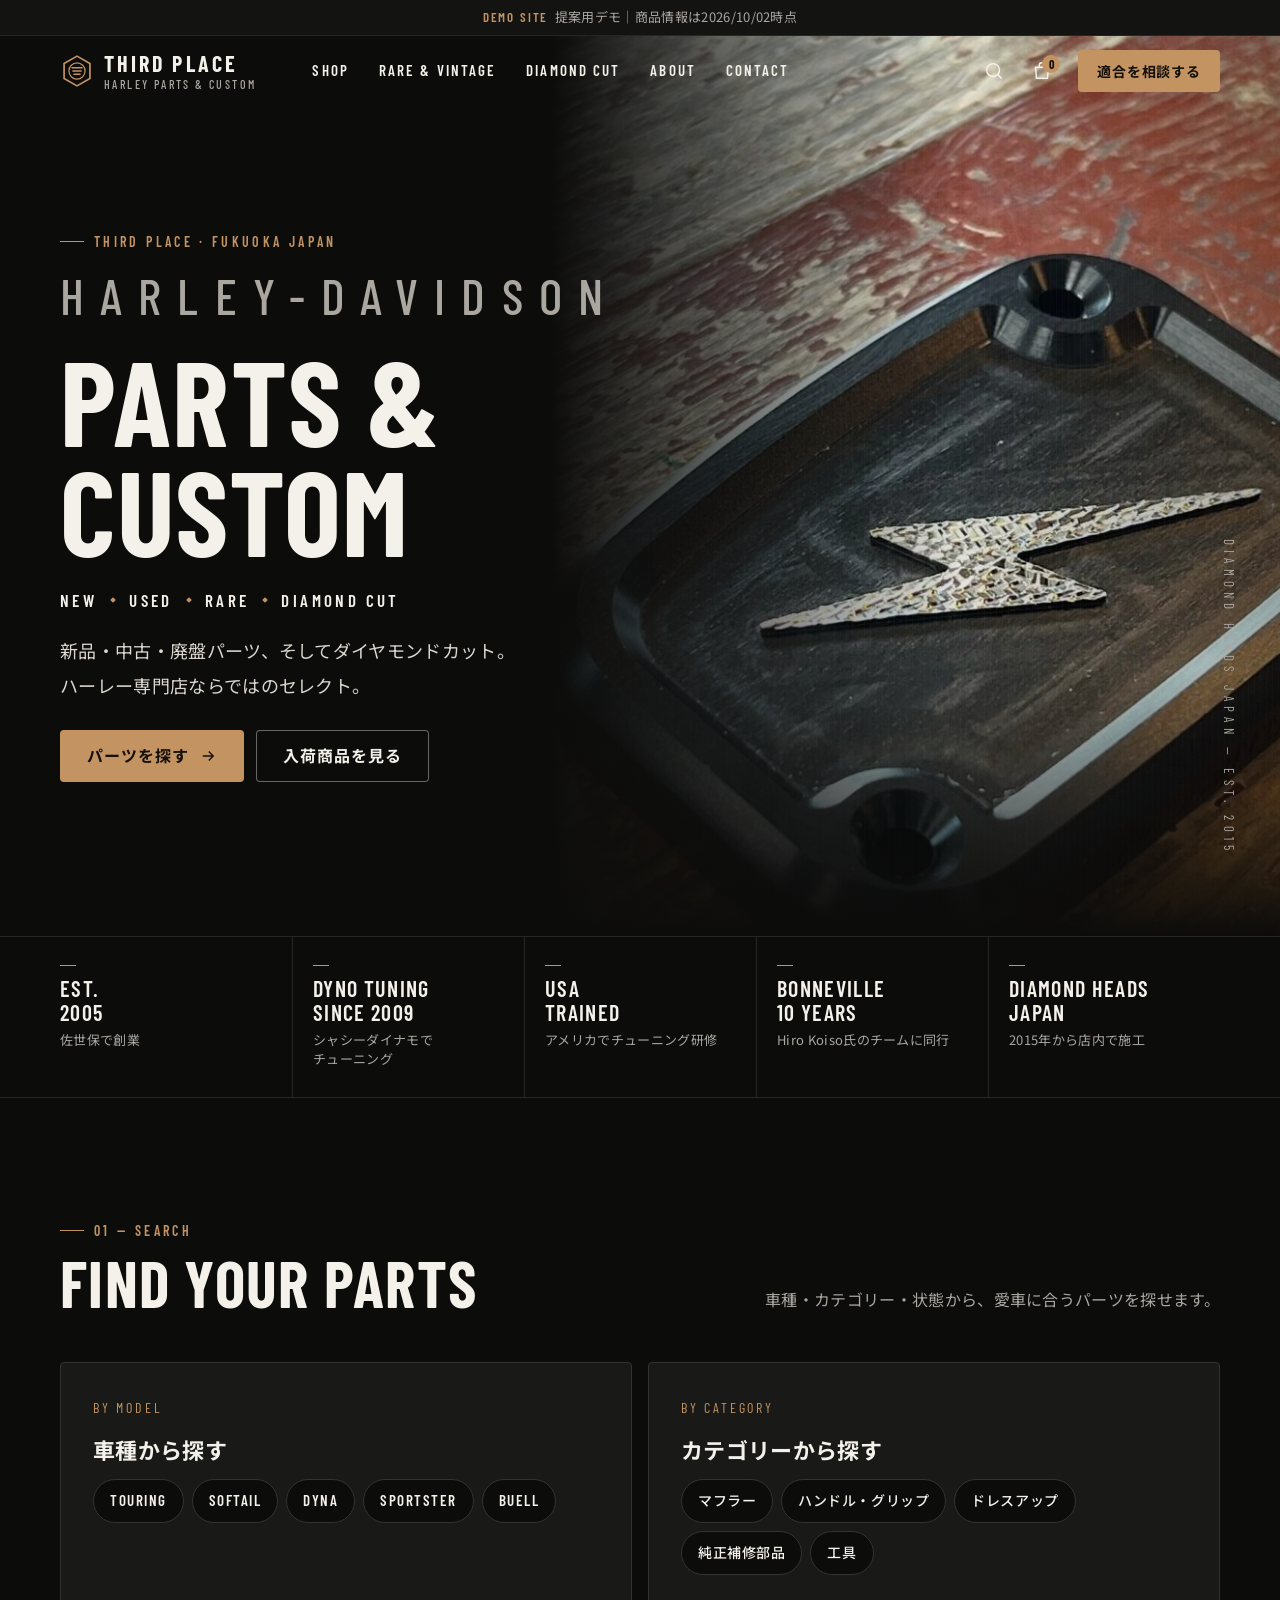
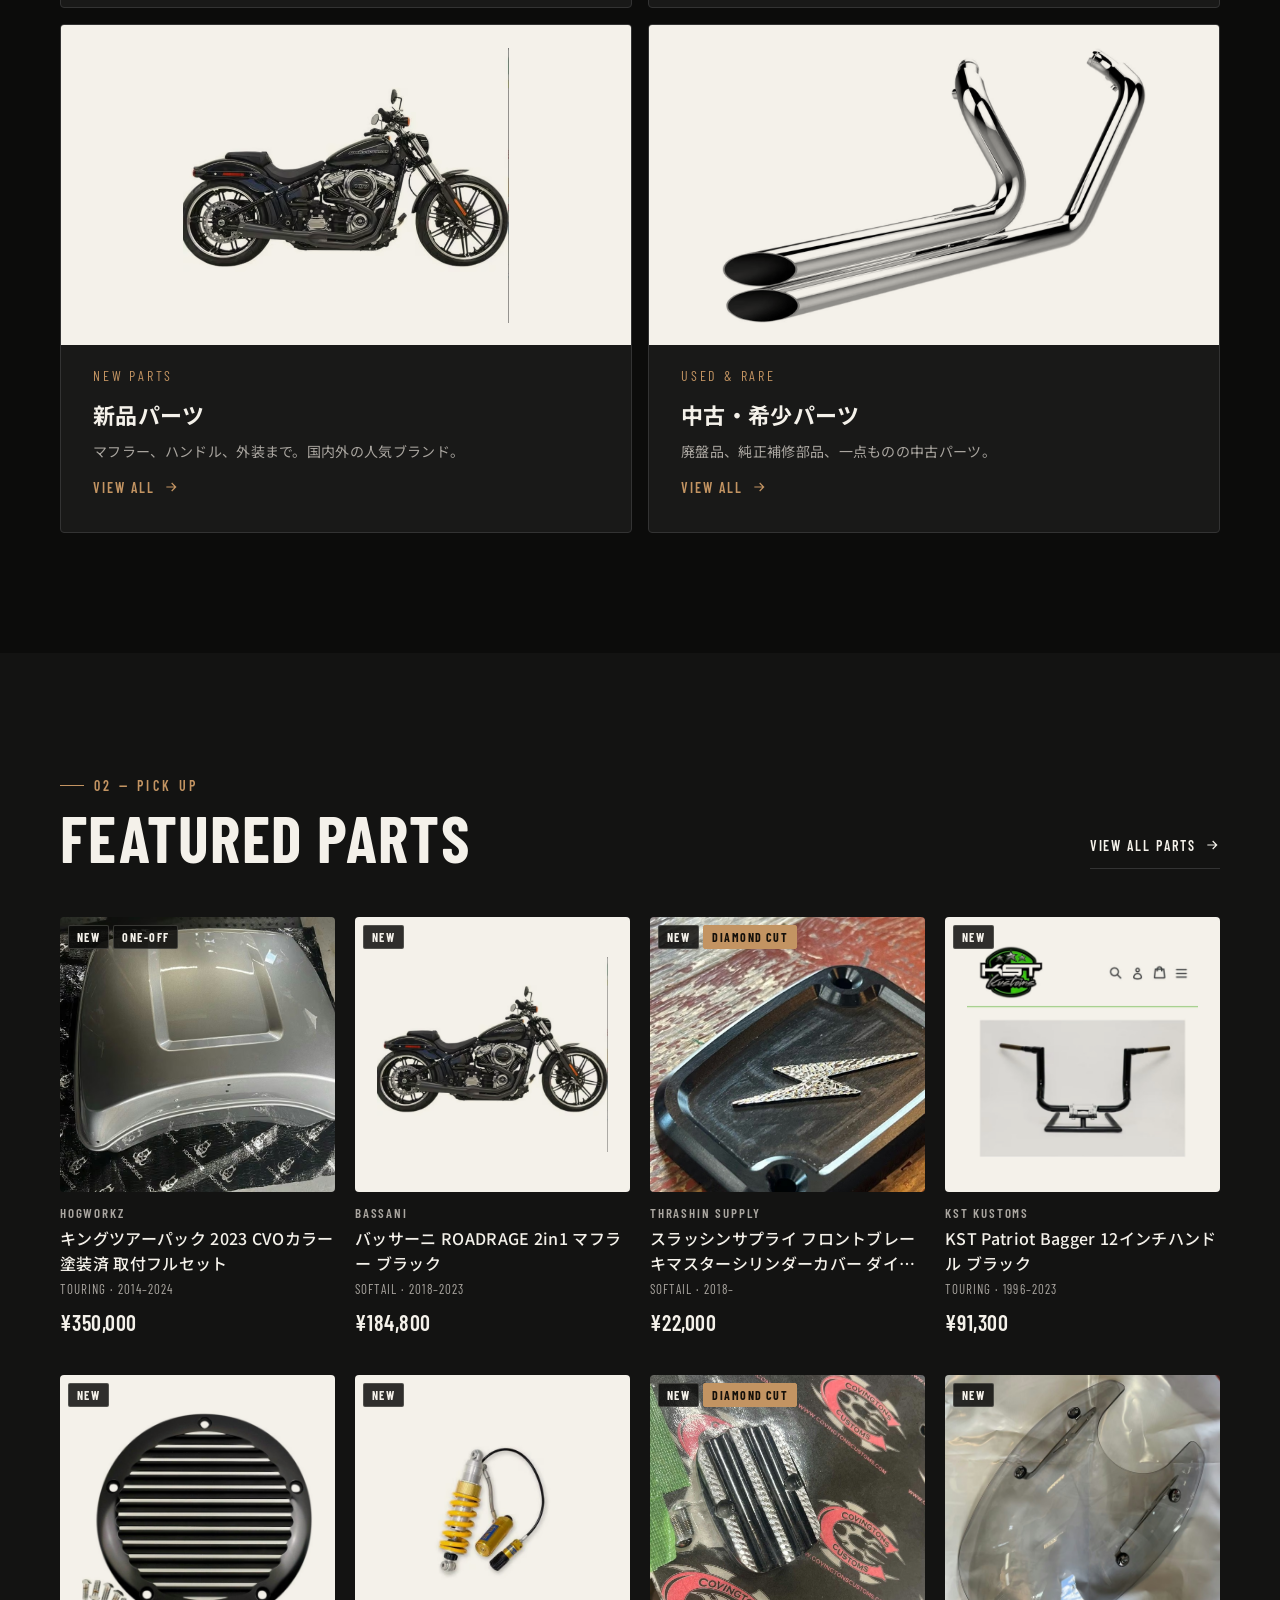
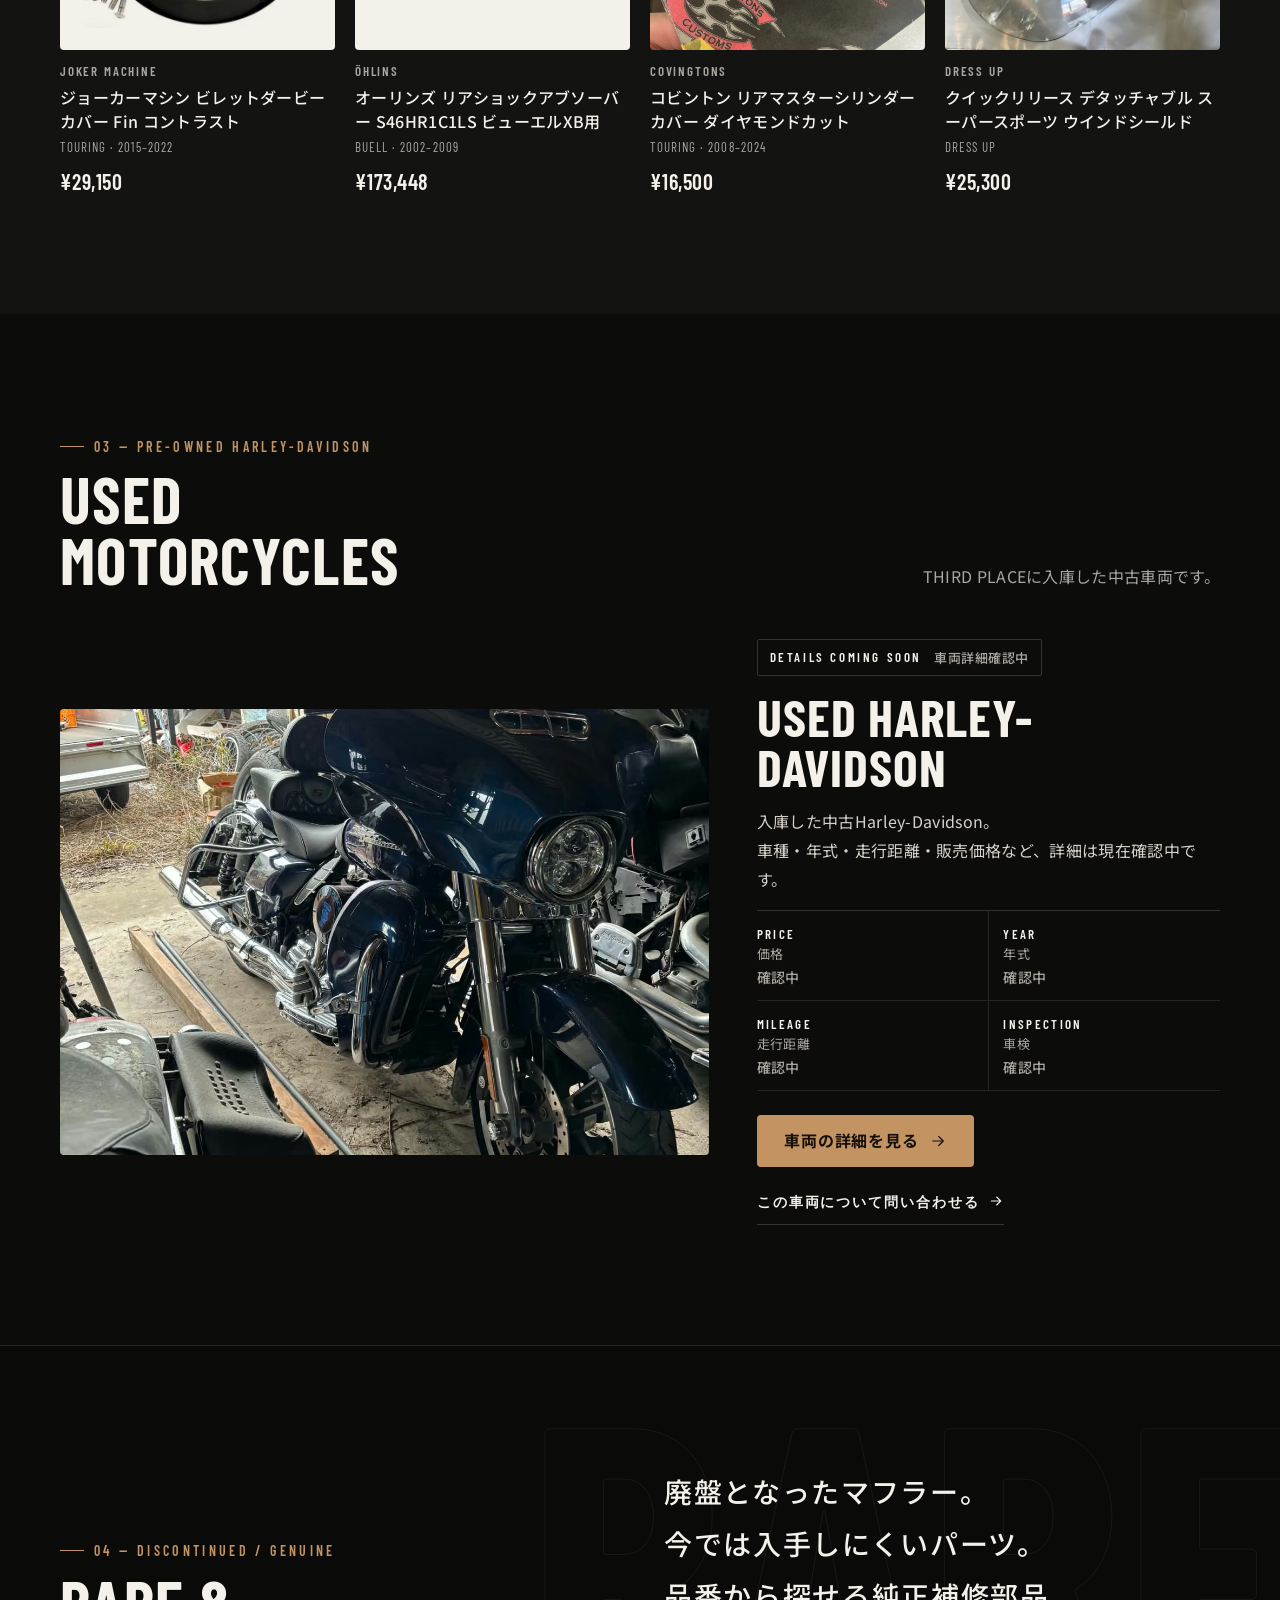
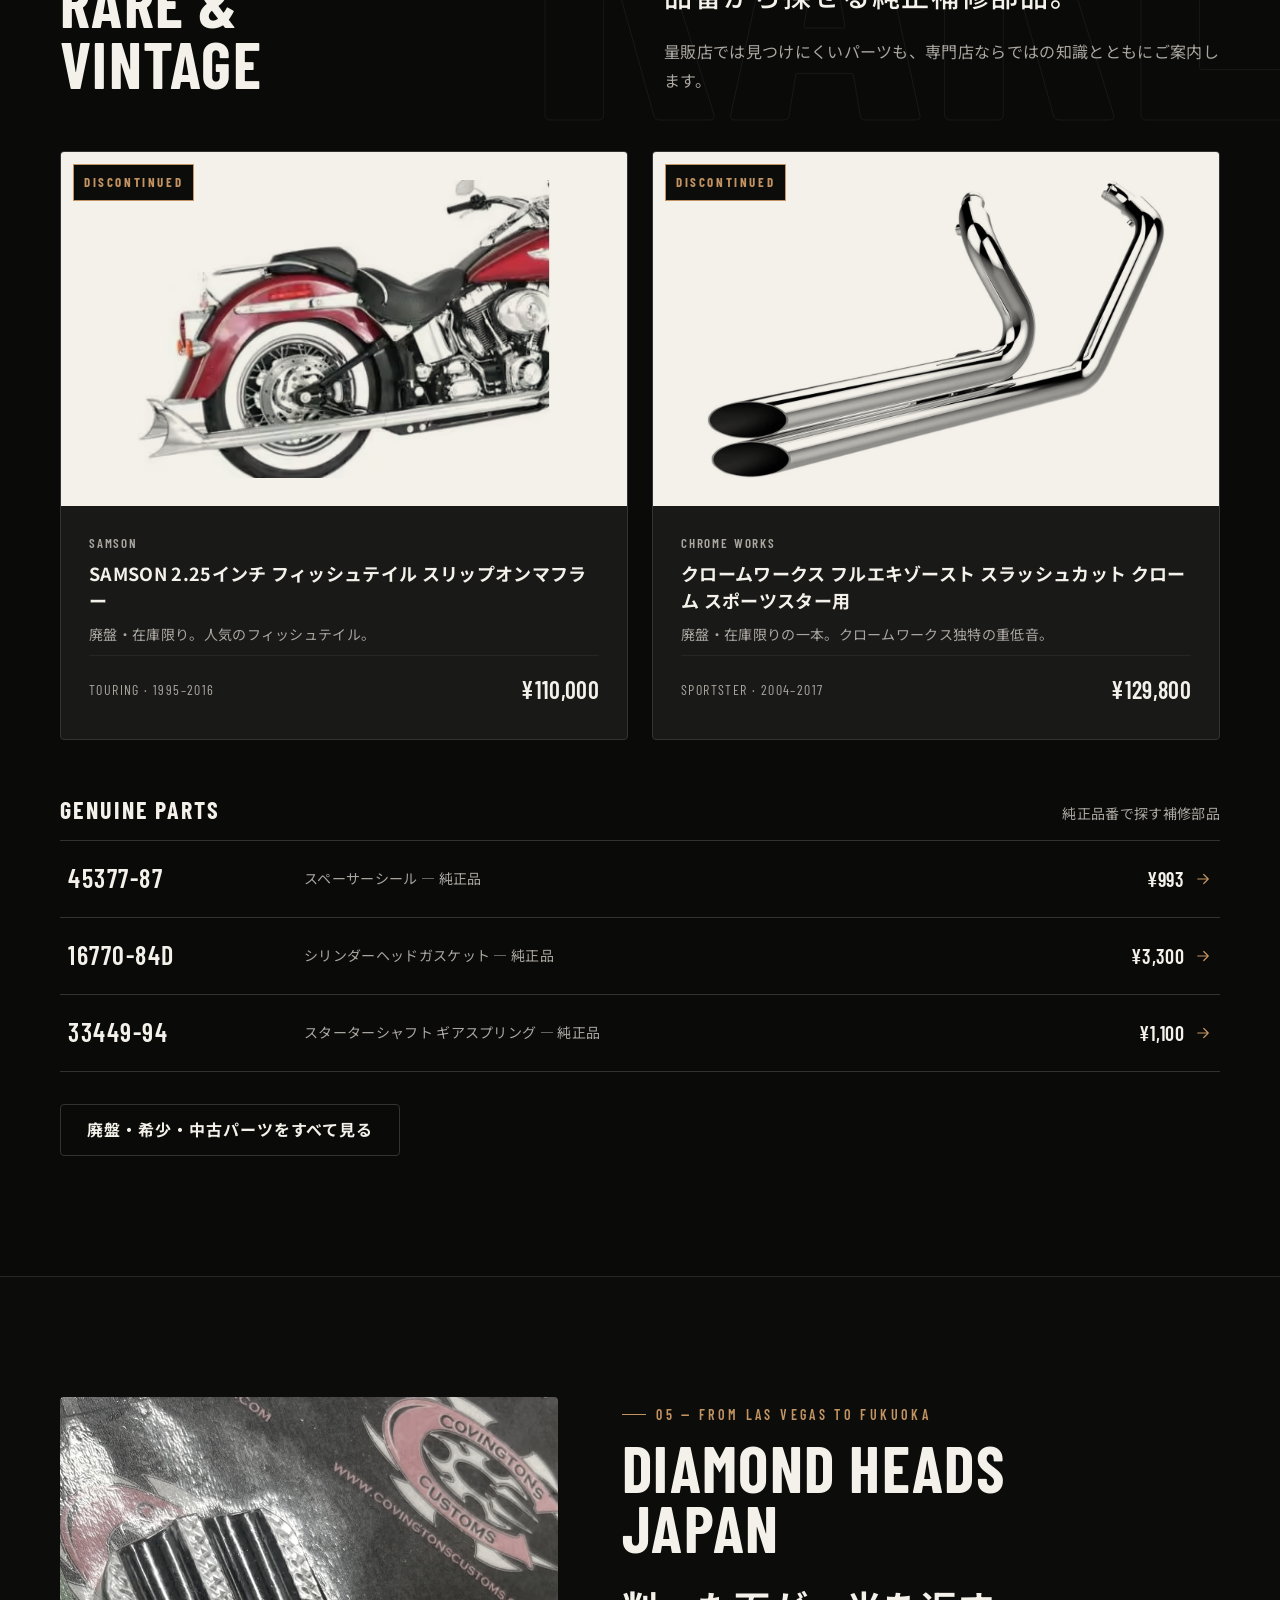
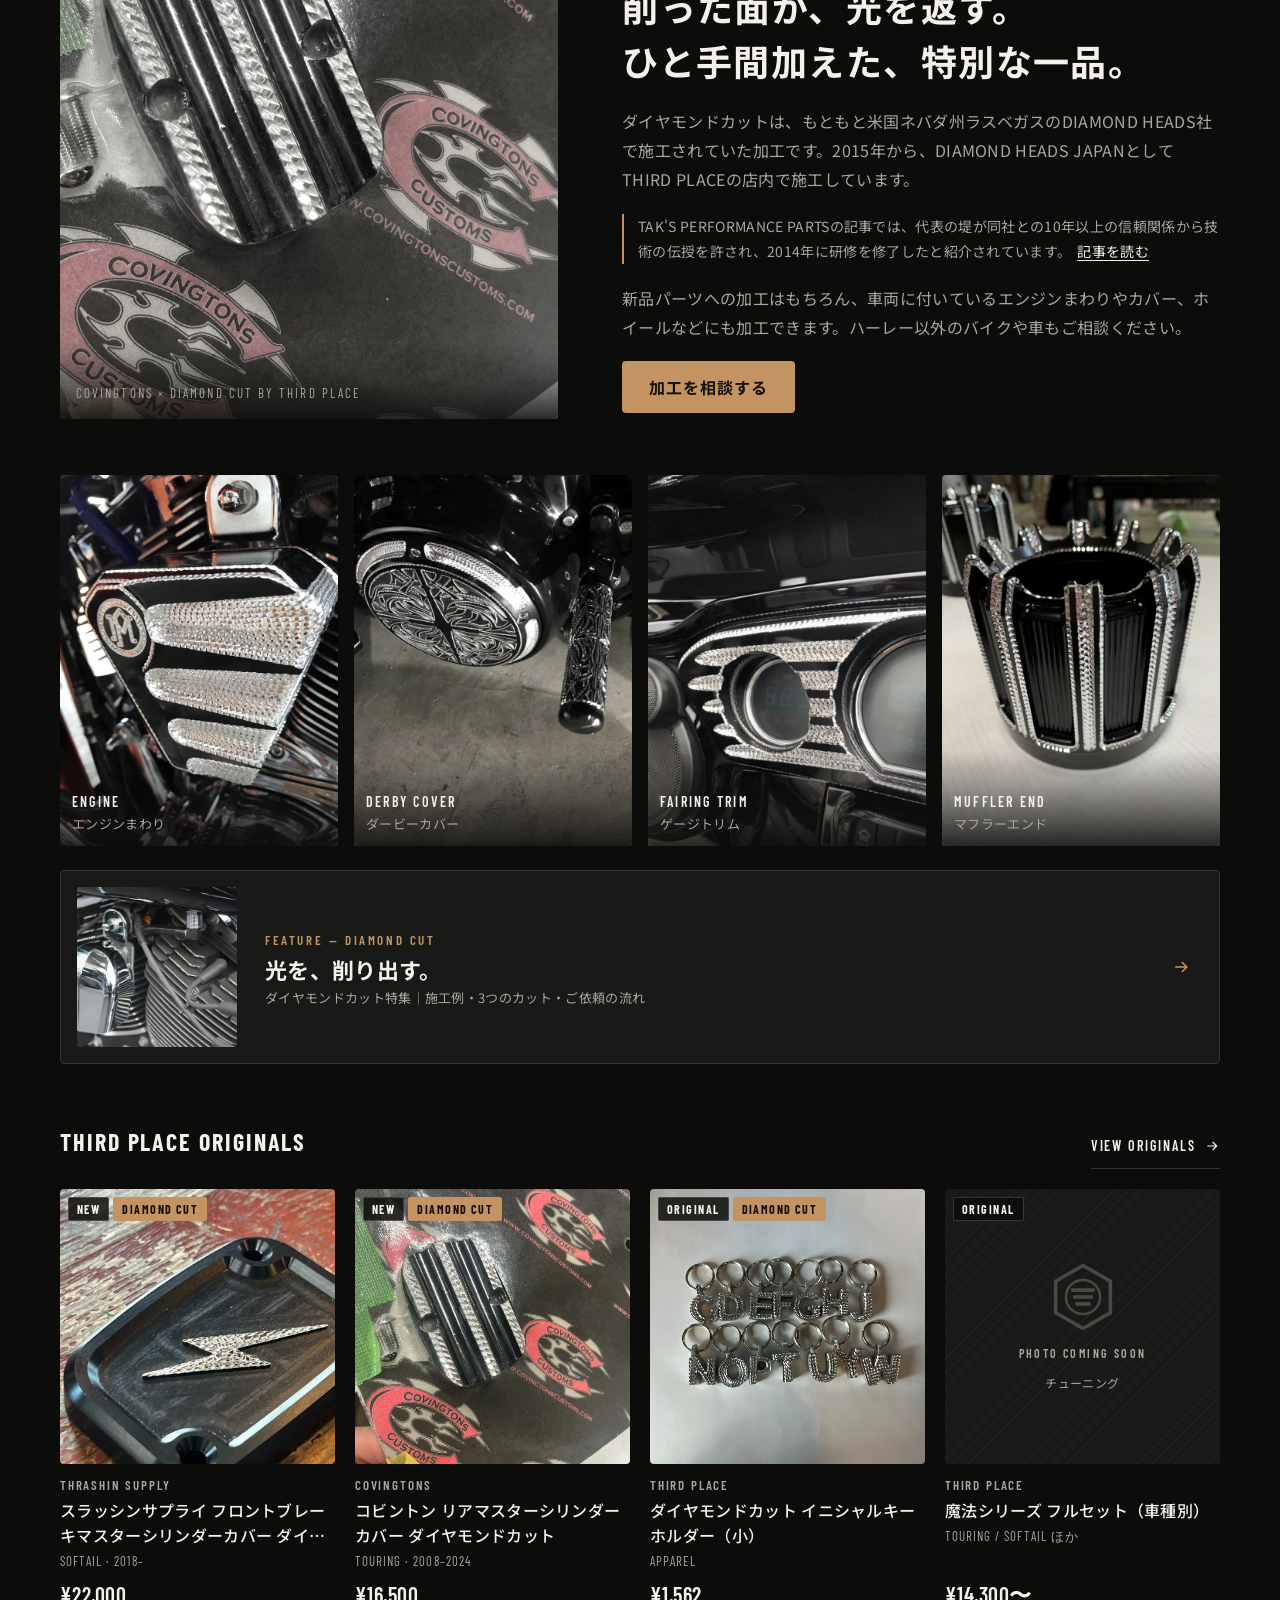
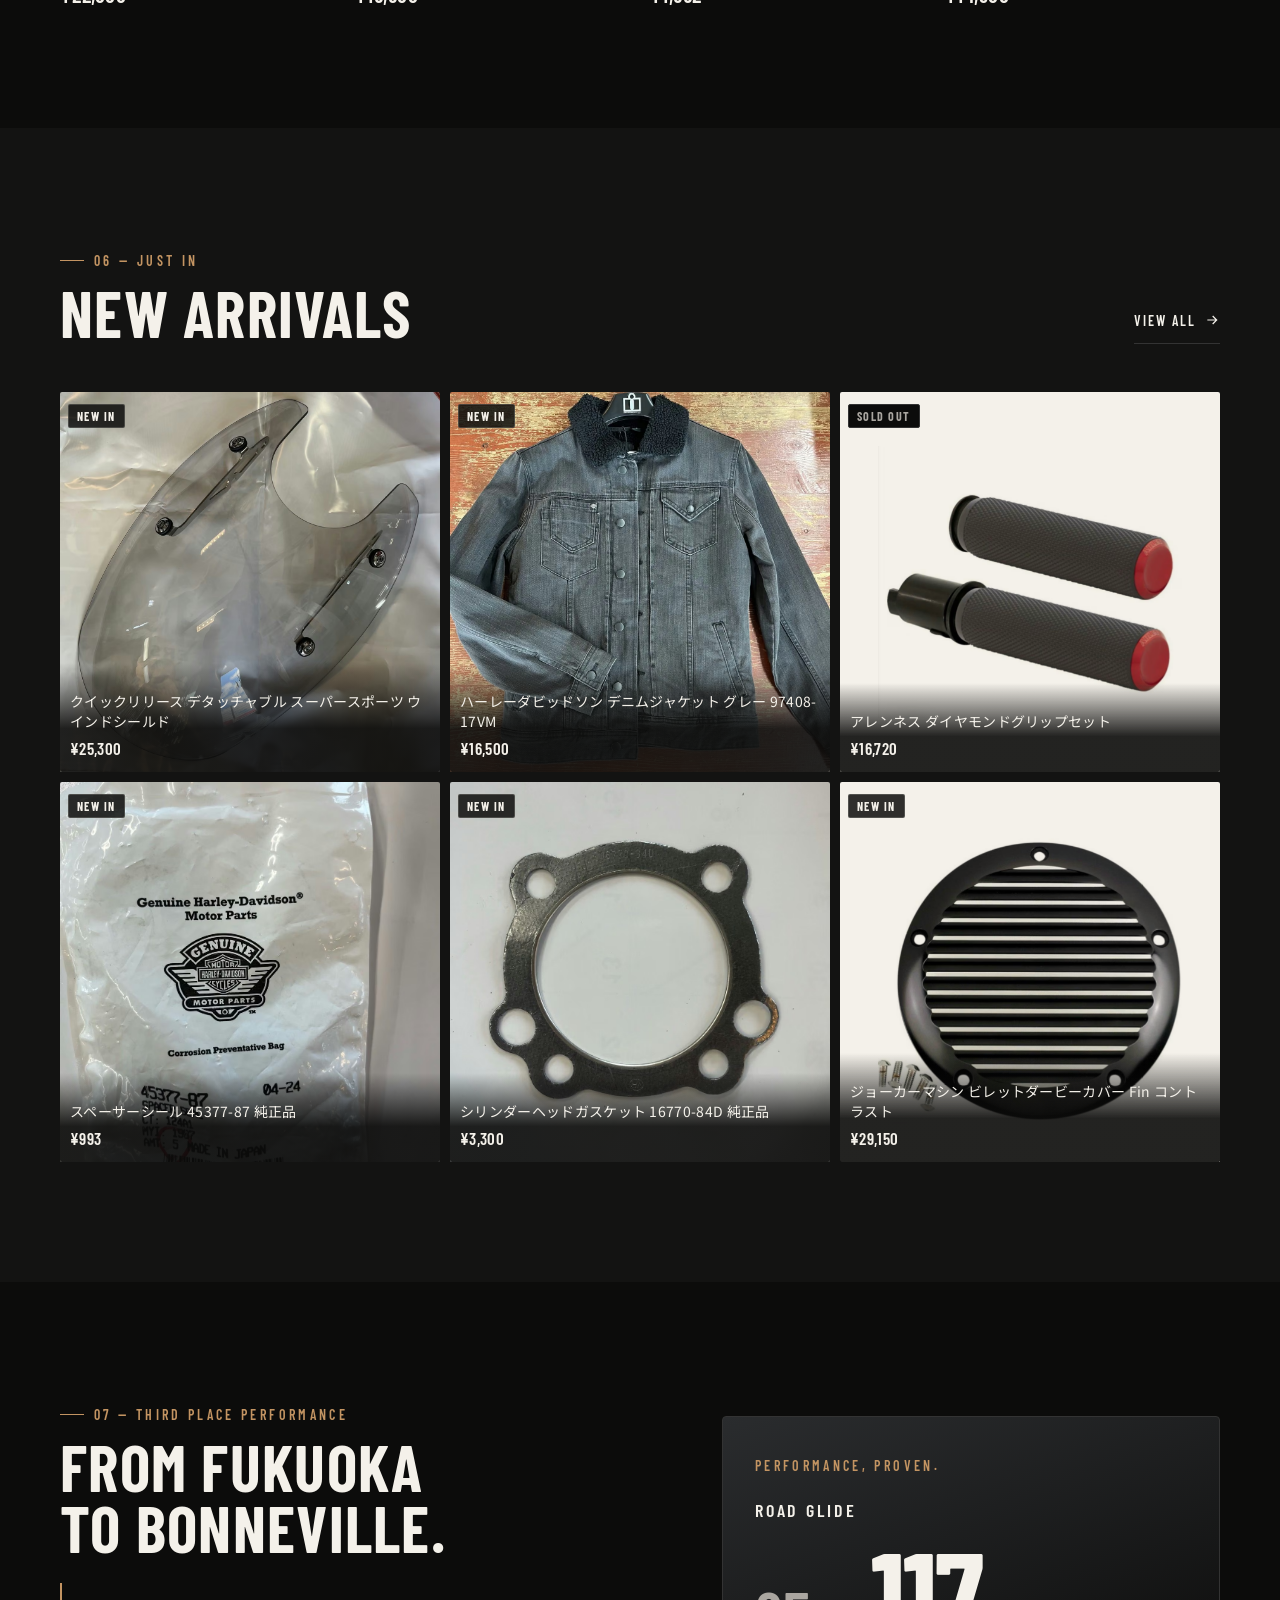
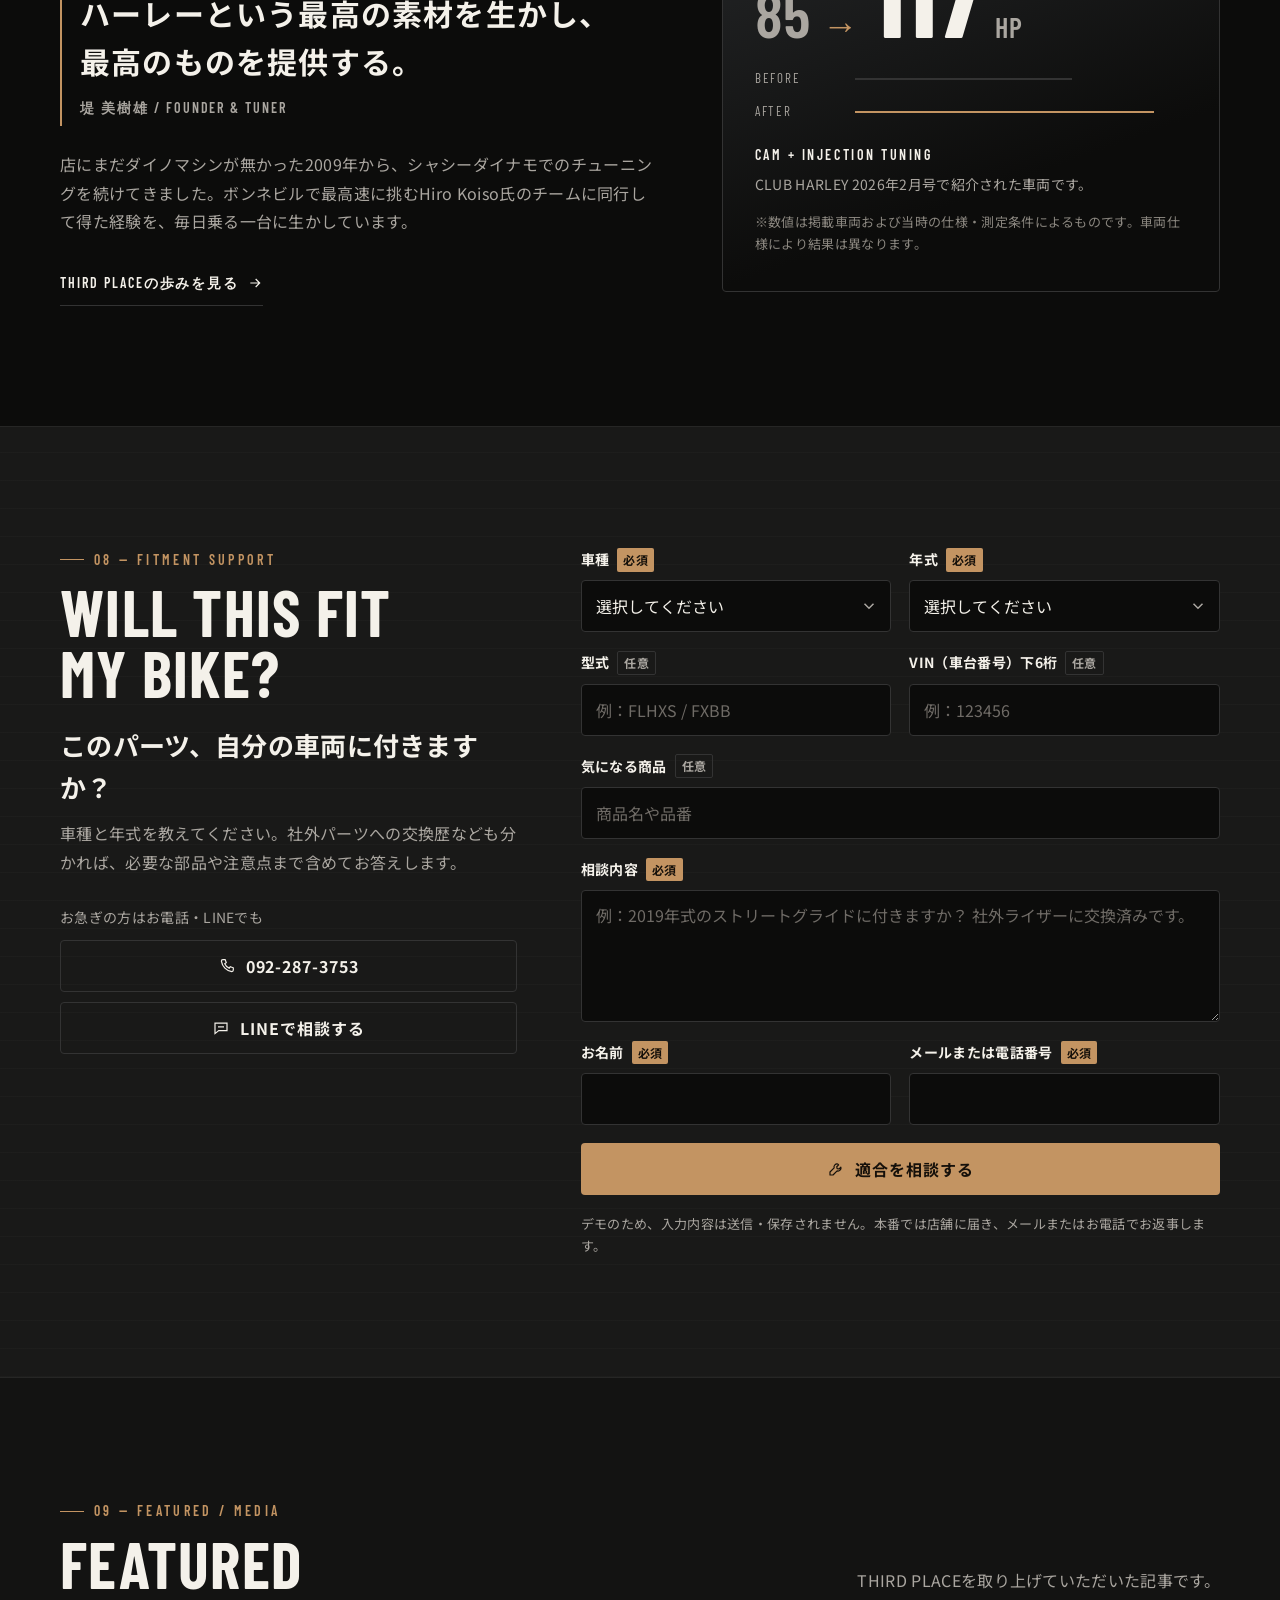
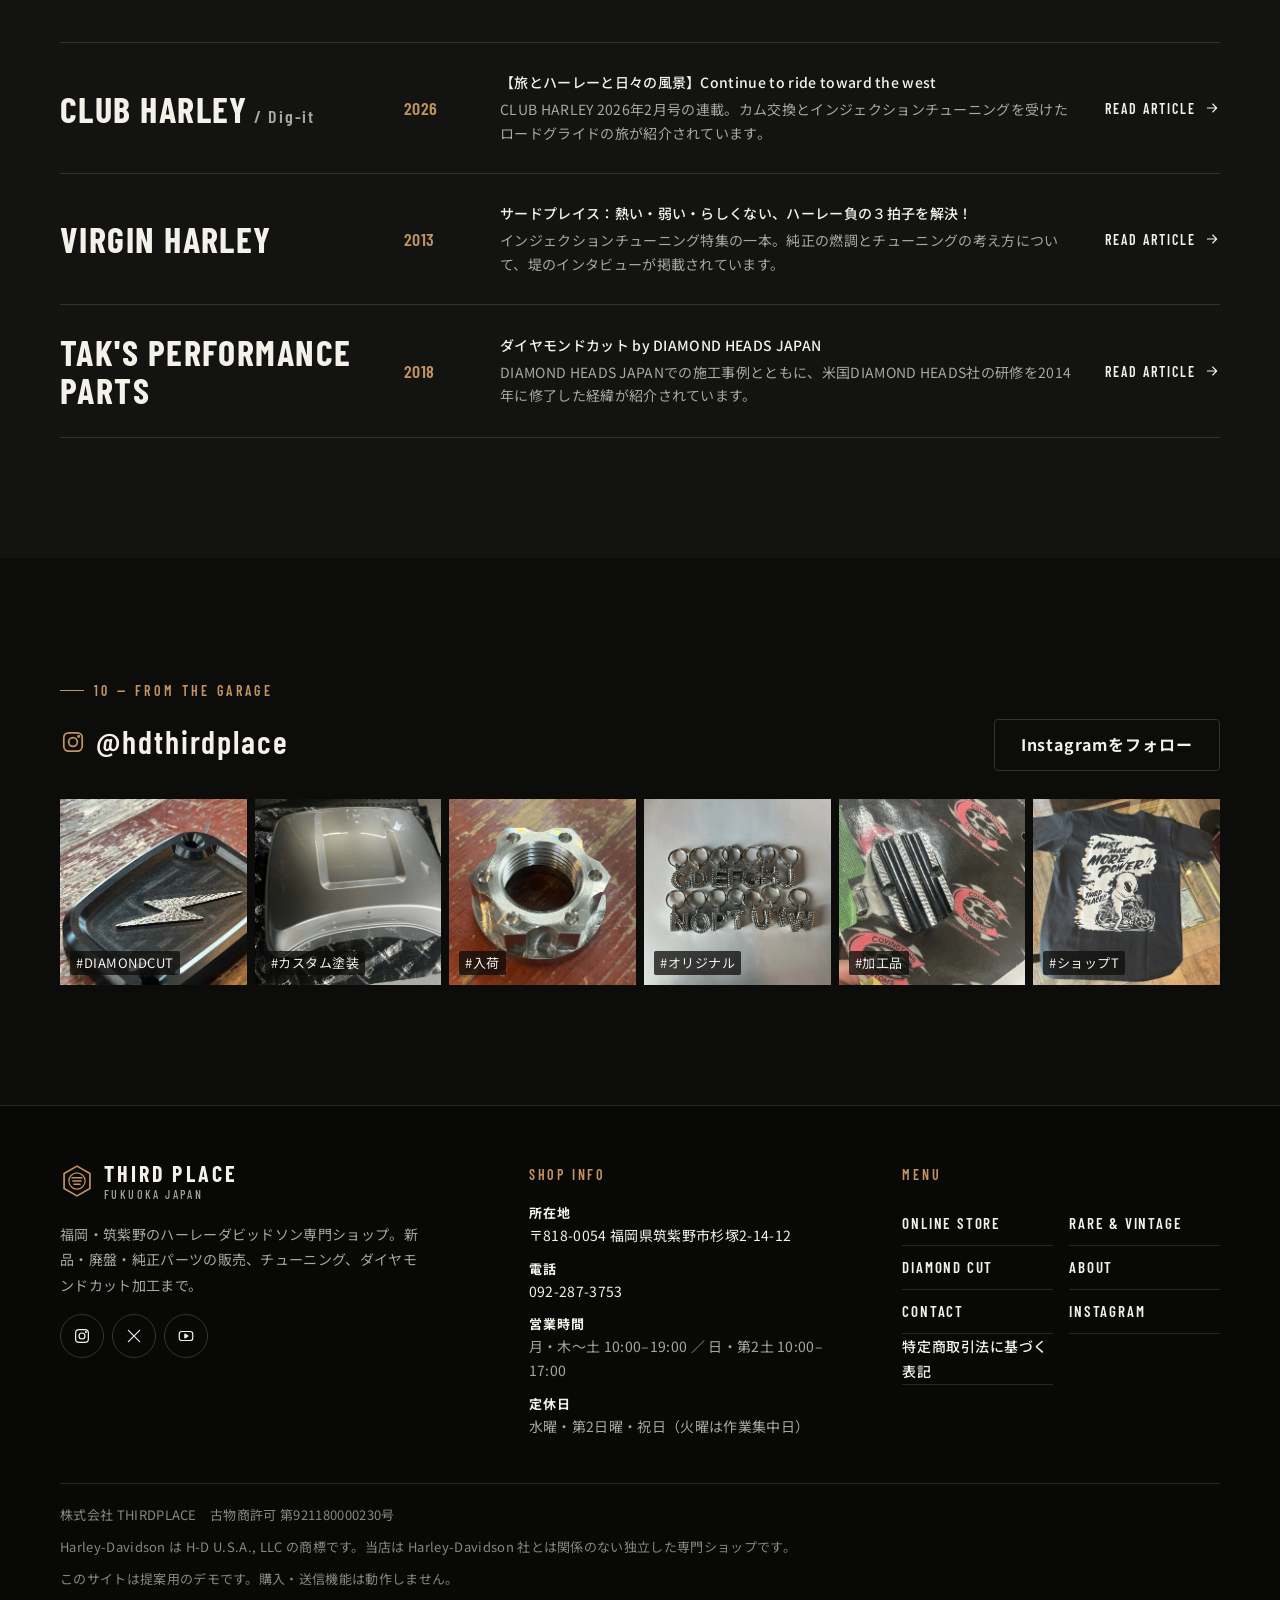
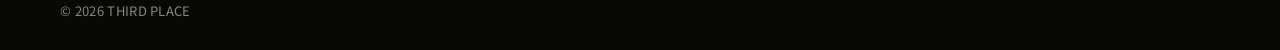
<file: index.html>
<!DOCTYPE html>
<html lang="ja">
<head>
  <meta charset="utf-8">
  <meta name="viewport" content="width=device-width, initial-scale=1, viewport-fit=cover">
  <title>THIRD PLACE（サードプレイス）｜福岡・筑紫野のハーレー専門店 チューニング・パーツ・ダイヤモンドカット</title>
  <meta name="description" content="福岡県筑紫野市のハーレーダビッドソン専門店 THIRD PLACE（サードプレイス）。シャシーダイナモによるインジェクションチューニング、DIAMOND HEADS JAPANのダイヤモンドカット加工、新品・廃盤パーツの販売と適合相談。">
  <meta name="robots" content="noindex, nofollow">
  <meta name="theme-color" content="#0c0c0b">
  <meta property="og:type" content="website">
  <meta property="og:title" content="THIRD PLACE｜ハーレーダビッドソン パーツ・カスタム専門店">
  <meta property="og:description" content="新品・中古・廃盤パーツ、そしてダイヤモンドカット。ハーレー専門店ならではのセレクト。">
  <meta property="og:image" content="assets/images/products/ca44_209_1.jpg">
  <link rel="icon" href="assets/images/favicon.svg" type="image/svg+xml">
  <link rel="preconnect" href="https://fonts.googleapis.com">
  <link rel="preconnect" href="https://fonts.gstatic.com" crossorigin>
  <link rel="stylesheet" href="https://fonts.googleapis.com/css2?family=Barlow+Condensed:wght@500;600;700&family=Noto+Sans+JP:wght@400;500;700&display=swap">
  <link rel="stylesheet" href="css/style.css">
  <script>document.documentElement.classList.add("js");</script>
  <script type="application/ld+json">
  {
    "@context": "https://schema.org",
    "@type": "MotorcycleRepair",
    "name": "THIRD PLACE（サードプレイス）",
    "alternateName": ["サードプレイス", "THIRD PLACE PERFORMANCE"],
    "description": "福岡県筑紫野市のハーレーダビッドソン専門店。シャシーダイナモによるインジェクションチューニング、DIAMOND HEADS JAPANのダイヤモンドカット加工、パーツ販売。",
    "address": { "@type": "PostalAddress", "postalCode": "818-0054", "addressRegion": "福岡県", "addressLocality": "筑紫野市", "streetAddress": "杉塚2-14-12", "addressCountry": "JP" },
    "telephone": "+81-92-287-3753",
    "foundingDate": "2005",
    "founder": { "@type": "Person", "name": "堤 美樹雄" },
    "openingHoursSpecification": [
      { "@type": "OpeningHoursSpecification", "dayOfWeek": ["Monday", "Tuesday", "Thursday", "Friday", "Saturday"], "opens": "10:00", "closes": "19:00" },
      { "@type": "OpeningHoursSpecification", "dayOfWeek": "Sunday", "opens": "10:00", "closes": "17:00" }
    ],
    "knowsAbout": ["ハーレーダビッドソン", "インジェクションチューニング", "シャシーダイナモ", "カム交換", "ダイヤモンドカット"],
    "sameAs": ["https://www.instagram.com/hdthirdplace/", "https://x.com/HDTHIRDPLACE", "https://www.youtube.com/channel/UCnUp7n3i-Hg94X7H3XlhjMg", "https://hdthirdplace.jimdofree.com/"]
  }
  </script>
</head>
<body data-page="home">
  <a class="skip-link" href="#main">本文へスキップ</a>
  <div data-chrome="header"></div>

  <main id="main" class="page-fade">

    <!-- 1. HERO -->
    <section class="hero" aria-labelledby="hero-title">
      <div class="hero__media">
        <picture><source type="image/avif" srcset="assets/images/products/ca44_209_1.avif"><source type="image/webp" srcset="assets/images/products/ca44_209_1.webp"><img src="assets/images/products/ca44_209_1.jpg" alt="ダイヤモンドカット加工したマスターシリンダーカバー" width="768" height="1024" fetchpriority="high" decoding="async"></picture>
      </div>
      <div class="container hero__content">
        <p class="eyebrow hero__eyebrow">THIRD PLACE · FUKUOKA JAPAN</p>
        <h1 class="hero__title" id="hero-title">
          <span class="thin">HARLEY-DAVIDSON</span>
          PARTS &amp;<br>CUSTOM
          <span class="visually-hidden">ハーレーダビッドソン パーツ・カスタム専門店 サードプレイス</span>
        </h1>
        <ul class="hero__lineup" aria-label="取り扱い">
          <li>NEW</li><li>USED</li><li>RARE</li><li>DIAMOND CUT</li>
        </ul>
        <p class="hero__lead">新品・中古・廃盤パーツ、<wbr>そしてダイヤモンドカット。<br>ハーレー専門店ならではのセレクト。</p>
        <div class="hero__cta">
          <a class="btn btn--primary" href="products.html">パーツを探す
            <svg class="icon-arrow" viewBox="0 0 24 24" fill="none" stroke="currentColor" stroke-width="1.8" aria-hidden="true"><path d="M5 12h14M13 6l6 6-6 6"/></svg>
          </a>
          <a class="btn btn--ghost" href="#new-arrivals">入荷商品を見る</a>
        </div>
      </div>
      <p class="hero__side" aria-hidden="true">DIAMOND HEADS JAPAN — EST. 2015</p>
    </section>

    <!-- AUTHORITY STRIP -->
    <section class="authority" aria-label="THIRD PLACEの歩み">
      <ul class="container authority__list">
        <li><b>EST.<br>2005</b><span>佐世保で創業</span></li>
        <li><b>DYNO TUNING<br>SINCE 2009</b><span>シャシーダイナモで<wbr>チューニング</span></li>
        <li><b>USA<br>TRAINED</b><span>アメリカで<wbr>チューニング研修</span></li>
        <li><b>BONNEVILLE<br>10 YEARS</b><span>Hiro Koiso氏の<wbr>チームに同行</span></li>
        <li><b>DIAMOND HEADS<br>JAPAN</b><span>2015年から店内で施工</span></li>
      </ul>
    </section>

    <!-- 2. FIND YOUR PARTS -->
    <section class="section" aria-labelledby="find-title">
      <div class="container">
        <div class="section-head reveal">
          <div class="section-head__title">
            <p class="eyebrow">01 — SEARCH</p>
            <h2 class="h2" id="find-title">FIND YOUR PARTS</h2>
          </div>
          <p class="section-lead">車種・カテゴリー・状態から、愛車に合うパーツを探せます。</p>
        </div>

        <div class="finder">
          <div class="finder-card reveal">
            <span class="finder-card__num">BY MODEL</span>
            <h3 class="finder-card__title">車種から探す</h3>
            <div class="chip-row">
              <a class="chip" href="products.html?model=touring">TOURING</a>
              <a class="chip" href="products.html?model=softail">SOFTAIL</a>
              <a class="chip" href="products.html?model=dyna">DYNA</a>
              <a class="chip" href="products.html?model=sportster">SPORTSTER</a>
              <a class="chip" href="products.html?model=buell">BUELL</a>
            </div>
          </div>
          <div class="finder-card reveal">
            <span class="finder-card__num">BY CATEGORY</span>
            <h3 class="finder-card__title">カテゴリーから探す</h3>
            <div class="chip-row">
              <a class="chip chip--jp" href="products.html?cat=exhaust">マフラー</a>
              <a class="chip chip--jp" href="products.html?cat=handle">ハンドル・グリップ</a>
              <a class="chip chip--jp" href="products.html?cat=dressup">ドレスアップ</a>
              <a class="chip chip--jp" href="products.html?cat=engine">純正補修部品</a>
              <a class="chip chip--jp" href="products.html?cat=tools">工具</a>
            </div>
          </div>
          <a class="finder-card finder-card--photo reveal" href="products.html?type=new">
            <div class="finder-card__media"><picture><source type="image/avif" srcset="assets/images/products/ca1_178_1.avif"><source type="image/webp" srcset="assets/images/products/ca1_178_1.webp"><img src="assets/images/products/ca1_178_1.jpg" alt="" width="650" height="550" loading="lazy" decoding="async"></picture></div>
            <span class="finder-card__num">NEW PARTS</span>
            <h3 class="finder-card__title">新品パーツ</h3>
            <p class="finder-card__text">マフラー、ハンドル、外装まで。国内外の人気ブランド。</p>
            <span class="finder-card__go">VIEW ALL <svg viewBox="0 0 24 24" fill="none" stroke="currentColor" stroke-width="1.8" aria-hidden="true"><path d="M5 12h14M13 6l6 6-6 6"/></svg></span>
          </a>
          <a class="finder-card finder-card--photo reveal" href="products.html?type=rare">
            <div class="finder-card__media"><picture><source type="image/avif" srcset="assets/images/products/ca1_85_1.avif"><source type="image/webp" srcset="assets/images/products/ca1_85_1.webp"><img src="assets/images/products/ca1_85_1.jpg" alt="" width="1200" height="780" loading="lazy" decoding="async"></picture></div>
            <span class="finder-card__num">USED &amp; RARE</span>
            <h3 class="finder-card__title">中古・希少パーツ</h3>
            <p class="finder-card__text">廃盤品、純正補修部品、一点ものの中古パーツ。</p>
            <span class="finder-card__go">VIEW ALL <svg viewBox="0 0 24 24" fill="none" stroke="currentColor" stroke-width="1.8" aria-hidden="true"><path d="M5 12h14M13 6l6 6-6 6"/></svg></span>
          </a>
        </div>
      </div>
    </section>

    <!-- 3. FEATURED PARTS -->
    <section class="section section--alt" aria-labelledby="featured-title">
      <div class="container">
        <div class="section-head reveal">
          <div class="section-head__title">
            <p class="eyebrow">02 — PICK UP</p>
            <h2 class="h2" id="featured-title">FEATURED PARTS</h2>
          </div>
          <a class="text-link" href="products.html">VIEW ALL PARTS <svg viewBox="0 0 24 24" fill="none" stroke="currentColor" stroke-width="1.8" aria-hidden="true"><path d="M5 12h14M13 6l6 6-6 6"/></svg></a>
        </div>
        <div class="product-grid product-grid--4" data-render="featured"></div>
      </div>
    </section>

    <!-- 3.5 USED MOTORCYCLES（車両データは data/bikes.js） -->
    <section class="section used" id="used" aria-labelledby="used-title">
      <div class="container">
        <div class="section-head reveal">
          <div class="section-head__title">
            <p class="eyebrow">03 — PRE-OWNED HARLEY-DAVIDSON</p>
            <h2 class="h2" id="used-title">USED<br>MOTORCYCLES</h2>
          </div>
          <p class="section-lead">THIRD PLACEに入庫した中古車両です。</p>
        </div>
        <div data-render="used-bikes"></div>
      </div>
    </section>

    <!-- 4. RARE & VINTAGE -->
    <section class="section rare" id="rare" aria-labelledby="rare-title">
      <div class="container">
        <div class="rare__intro reveal">
          <div class="section-head__title">
            <p class="eyebrow">04 — DISCONTINUED / GENUINE</p>
            <h2 class="h2" id="rare-title">RARE &amp;<br>VINTAGE</h2>
          </div>
          <div>
            <p class="rare__poem"><span>廃盤となったマフラー。</span><span>今では入手しにくいパーツ。</span><span>品番から探せる純正補修部品。</span></p>
            <p class="section-lead" style="margin-top:16px">量販店では見つけにくいパーツも、専門店ならではの知識とともにご案内します。</p>
          </div>
        </div>
        <div class="rare__features" data-render="rare"></div>

        <div class="oem reveal">
          <div class="oem__head">
            <h3 class="oem__title">GENUINE PARTS</h3>
            <p class="oem__note">純正品番で探す補修部品</p>
          </div>
          <div class="oem__list" data-render="oem"></div>
        </div>
        <p style="margin-top:32px"><a class="btn btn--line" href="products.html?type=rare">廃盤・希少・中古パーツをすべて見る</a></p>
      </div>
    </section>

    <!-- 5. DIAMOND HEADS JAPAN -->
    <section class="section" id="diamond-cut" aria-labelledby="dc-title">
      <div class="container">
        <div class="dc__grid">
          <figure class="dc__visual sheen reveal">
            <picture><source type="image/avif" srcset="assets/images/products/ca0_224_2.avif"><source type="image/webp" srcset="assets/images/products/ca0_224_2.webp"><img src="assets/images/products/ca0_224_2.jpg" alt="ダイヤモンドカット加工を施したリアマスターシリンダーカバー" width="1023" height="1023" loading="lazy" decoding="async"></picture>
            <figcaption>COVINGTONS × DIAMOND CUT BY THIRD PLACE</figcaption>
          </figure>
          <div class="dc__copy reveal">
            <div class="section-head__title">
              <p class="eyebrow">05 — FROM LAS VEGAS TO FUKUOKA</p>
              <h2 class="h2" id="dc-title">DIAMOND HEADS<br>JAPAN</h2>
            </div>
            <p class="dc__catch">削った面が、<wbr>光を返す。<br>ひと手間加えた、<wbr>特別な一品。</p>
            <p class="dc__text">ダイヤモンドカットは、もともと米国ネバダ州ラスベガスのDIAMOND HEADS社で施工されていた加工です。2015年から、DIAMOND HEADS JAPANとしてTHIRD PLACEの店内で施工しています。</p>
            <p class="dc__cite">TAK'S PERFORMANCE PARTSの記事では、代表の堤が同社との10年以上の信頼関係から技術の伝授を許され、2014年に研修を修了したと紹介されています。<a href="https://www.taksperformanceparts.com/blog/2018/10/06/diamond-heads-japan/" target="_blank" rel="noopener">記事を読む</a></p>
            <p class="dc__text">新品パーツへの加工はもちろん、車両に付いているエンジンまわりやカバー、ホイールなどにも加工できます。ハーレー以外のバイクや車もご相談ください。</p>
            <div><a class="btn btn--primary" href="contact.html?topic=diamond">加工を相談する</a></div>
          </div>
        </div>

        <div class="dhj-gallery" data-render="dhj-gallery" role="group" aria-label="ダイヤモンドカット施工例"></div>
        <a class="dh-feature reveal" href="diamond-heads/">
          <span class="dh-feature__media"><picture><source type="image/avif" srcset="assets/diamond-heads/hero-sm.avif"><source type="image/webp" srcset="assets/diamond-heads/hero-sm.webp"><img src="assets/diamond-heads/hero-sm.jpg" alt="" width="560" height="373" loading="lazy" decoding="async"></picture></span>
          <span><span class="dh-feature__label">FEATURE — DIAMOND CUT</span><b>光を、削り出す。</b><span class="sub">ダイヤモンドカット特集｜施工例・3つのカット・ご依頼の流れ</span></span>
          <svg viewBox="0 0 24 24" fill="none" stroke="currentColor" stroke-width="1.8" aria-hidden="true"><path d="M5 12h14M13 6l6 6-6 6"/></svg>
        </a>

        <div class="dc__products">
          <div class="dc__products-head reveal">
            <h3>THIRD PLACE ORIGINALS</h3>
            <a class="text-link" href="products.html?type=original">VIEW ORIGINALS <svg viewBox="0 0 24 24" fill="none" stroke="currentColor" stroke-width="1.8" aria-hidden="true"><path d="M5 12h14M13 6l6 6-6 6"/></svg></a>
          </div>
          <div class="product-grid product-grid--4" data-render="dc-products"></div>
        </div>
      </div>
    </section>

    <!-- 6. NEW ARRIVALS -->
    <section class="section section--alt" id="new-arrivals" aria-labelledby="new-title">
      <div class="container">
        <div class="section-head reveal">
          <div class="section-head__title">
            <p class="eyebrow">06 — JUST IN</p>
            <h2 class="h2" id="new-title">NEW ARRIVALS</h2>
          </div>
          <a class="text-link" href="products.html?sort=new">VIEW ALL <svg viewBox="0 0 24 24" fill="none" stroke="currentColor" stroke-width="1.8" aria-hidden="true"><path d="M5 12h14M13 6l6 6-6 6"/></svg></a>
        </div>
        <div class="tiles" data-render="new-arrivals"></div>
      </div>
    </section>

    <!-- 7. THIRD PLACE PERFORMANCE -->
    <section class="section perf" id="performance" aria-labelledby="perf-title">
      <div class="container perf__grid">
        <div class="reveal">
          <div class="section-head__title" style="margin-bottom:24px">
            <p class="eyebrow">07 — THIRD PLACE PERFORMANCE</p>
            <h2 class="h2" id="perf-title">FROM FUKUOKA<br>TO BONNEVILLE.</h2>
          </div>
          <blockquote class="perf__quote">
            <p>ハーレーという<wbr>最高の素材を生かし、<wbr>最高のものを提供する。</p>
            <cite>堤 美樹雄 / FOUNDER &amp; TUNER</cite>
          </blockquote>
          <p class="perf__text">店にまだダイノマシンが無かった2009年から、シャシーダイナモでのチューニングを続けてきました。ボンネビルで最高速に挑むHiro Koiso氏のチームに同行して得た経験を、毎日乗る一台に生かしています。</p>
          <p style="margin-top:24px"><a class="text-link" href="about.html">THIRD PLACEの歩みを見る <svg viewBox="0 0 24 24" fill="none" stroke="currentColor" stroke-width="1.8" aria-hidden="true"><path d="M5 12h14M13 6l6 6-6 6"/></svg></a></p>
        </div>
        <div class="proof reveal" role="group" aria-label="チューニング実績">
          <p class="proof__label">PERFORMANCE, PROVEN.</p>
          <p class="proof__model">ROAD GLIDE</p>
          <p class="proof__nums"><span class="proof__from">85</span><span class="proof__arrow" aria-hidden="true">→</span><span class="proof__to">117</span><span class="proof__unit">HP</span><span class="visually-hidden">（85馬力から117馬力）</span></p>
          <div class="proof__bars" aria-hidden="true">
            <div class="proof__bar"><span>BEFORE</span><i style="--v:85"></i></div>
            <div class="proof__bar proof__bar--after"><span>AFTER</span><i style="--v:117"></i></div>
          </div>
          <p class="proof__spec">CAM + INJECTION TUNING</p>
          <p class="proof__src">CLUB HARLEY 2026年2月号で紹介された車両です。</p>
          <p class="proof__note">※数値は掲載車両および当時の仕様・測定条件によるものです。車両仕様により結果は異なります。</p>
        </div>
      </div>
    </section>

    <!-- 8. FITMENT SUPPORT -->
    <section class="section fitment" id="fitment" aria-labelledby="fitment-title">
      <div class="container fitment__grid">
        <div class="reveal">
          <div class="section-head__title" style="margin-bottom:20px">
            <p class="eyebrow">08 — FITMENT SUPPORT</p>
            <h2 class="h2" id="fitment-title">WILL THIS FIT<br>MY BIKE?</h2>
          </div>
          <p class="fitment__q">このパーツ、自分の車両に付きますか？</p>
          <p class="fitment__text" style="margin-top:12px">車種と年式を教えてください。社外パーツへの交換歴なども分かれば、必要な部品や注意点まで含めてお答えします。</p>
          <div class="fitment__alt" style="margin-top:28px">
            <p class="fitment__alt-title">お急ぎの方はお電話・LINEでも</p>
            <a class="btn btn--line" href="tel:0922873753">
              <svg viewBox="0 0 24 24" fill="none" stroke="currentColor" stroke-width="1.6" aria-hidden="true"><path d="M6.5 3.5h3l1.5 4-2 1.5a11 11 0 005.9 5.9l1.5-2 4 1.5v3a2 2 0 01-2 2A16.5 16.5 0 014.5 5.5a2 2 0 012-2z"/></svg>
              092-287-3753
            </a>
            <a class="btn btn--line" href="contact.html#line" data-demo-msg="デモ：本番ではLINE公式アカウントの友だち追加画面に移動します。">
              <svg viewBox="0 0 24 24" fill="none" stroke="currentColor" stroke-width="1.6" aria-hidden="true"><path d="M4 5.5h16v10H9l-5 4v-14z"/><path d="M8 10.5h8"/></svg>
              LINEで相談する
            </a>
          </div>
        </div>
        <div class="reveal" data-render="fitment-form"></div>
      </div>
    </section>

    <!-- 9. FEATURED / MEDIA -->
    <section class="section section--alt" id="media" aria-labelledby="media-title">
      <div class="container">
        <div class="section-head reveal">
          <div class="section-head__title">
            <p class="eyebrow">09 — FEATURED / MEDIA</p>
            <h2 class="h2" id="media-title">FEATURED</h2>
          </div>
          <p class="section-lead">THIRD PLACEを取り上げていただいた記事です。</p>
        </div>
        <ul class="media-list" data-render="media"></ul>
      </div>
    </section>

    <!-- 10. INSTAGRAM -->
    <section class="section" aria-labelledby="insta-title">
      <div class="container">
        <div class="insta-head reveal">
          <div class="section-head__title">
            <p class="eyebrow">10 — FROM THE GARAGE</p>
            <h2 class="insta-handle" id="insta-title">
              <svg viewBox="0 0 24 24" fill="none" stroke="currentColor" stroke-width="1.6" aria-hidden="true"><rect x="3.5" y="3.5" width="17" height="17" rx="4.5"/><circle cx="12" cy="12" r="4"/><circle cx="17.2" cy="6.8" r="0.6" fill="currentColor"/></svg>
              @hdthirdplace
            </h2>
          </div>
          <a class="btn btn--line" href="https://www.instagram.com/hdthirdplace/" target="_blank" rel="noopener">Instagramをフォロー</a>
        </div>
        <div class="gallery" data-render="gallery"></div>
      </div>
    </section>

  </main>

  <div data-chrome="footer"></div>

  <script src="data/products.js" defer></script>
  <script src="data/site.js" defer></script>
  <script src="data/bikes.js" defer></script>
  <script src="js/main.js" defer></script>
</body>
</html>
</file>
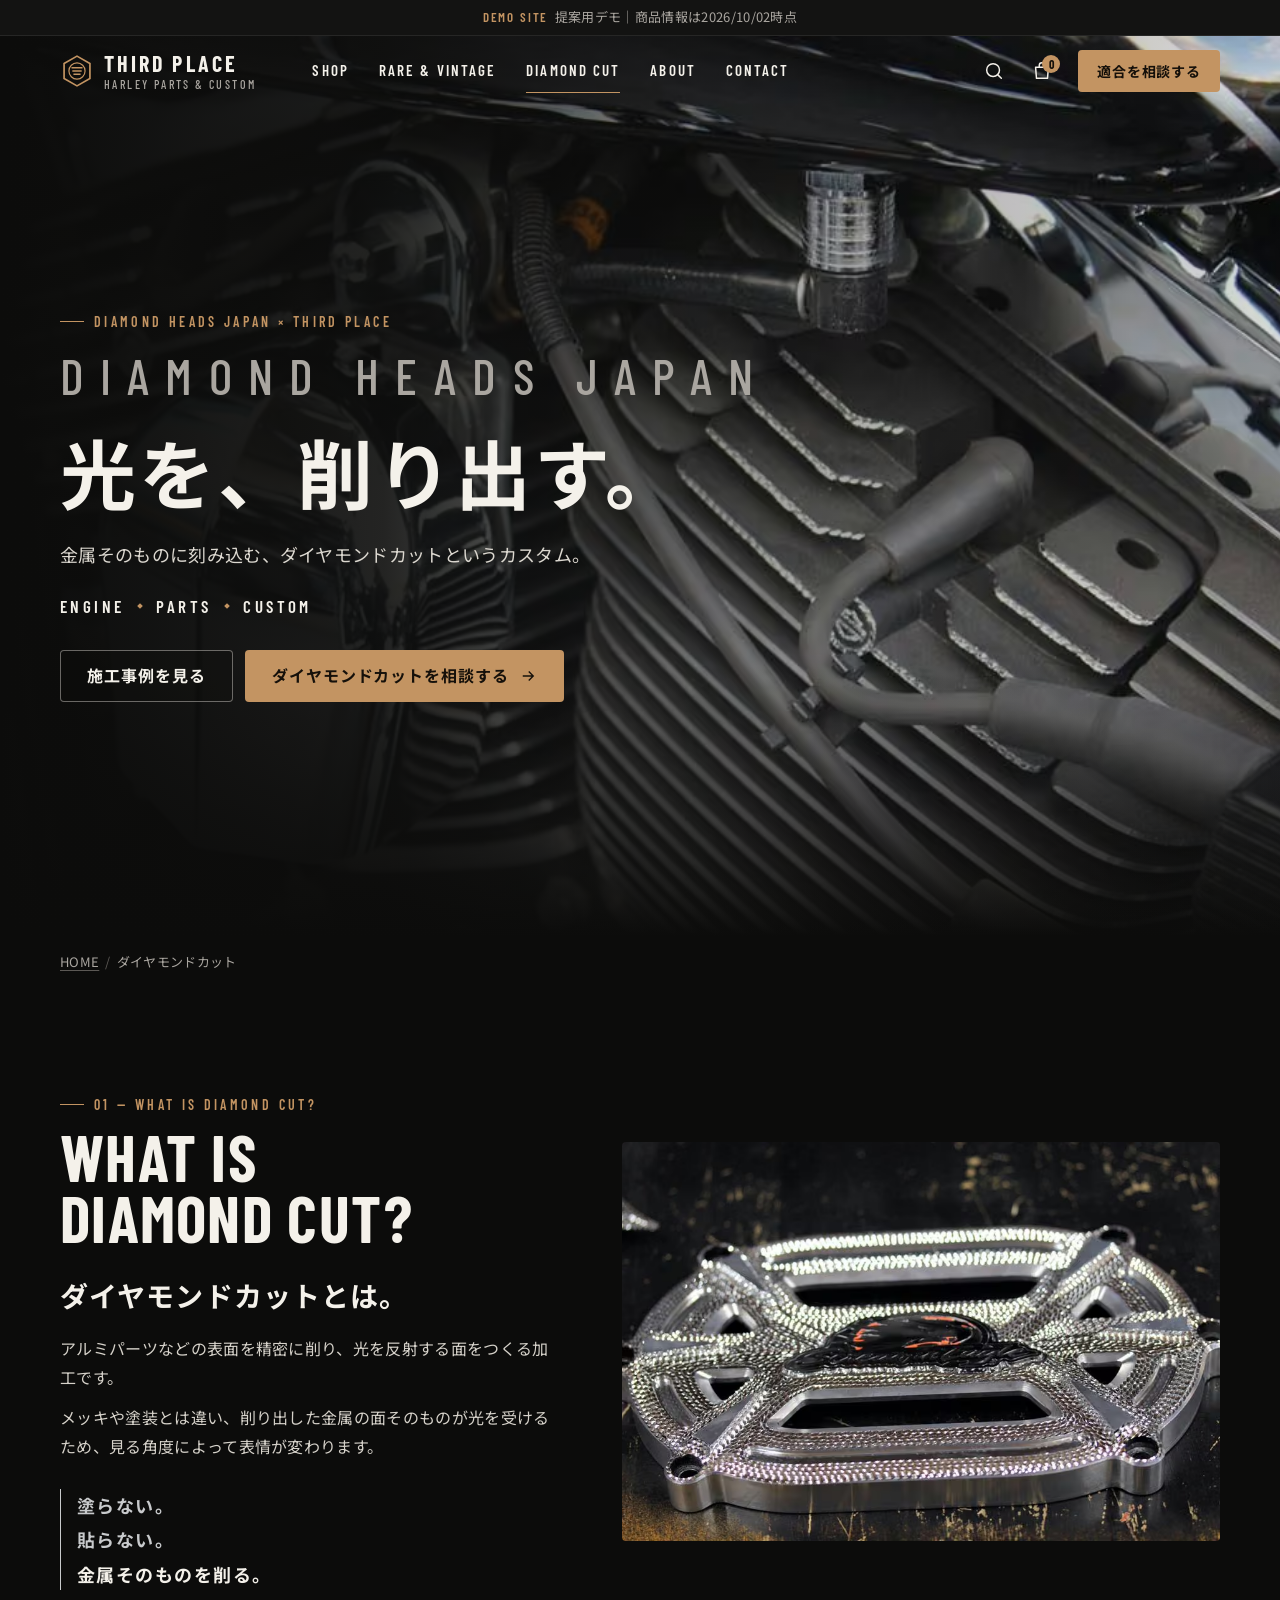
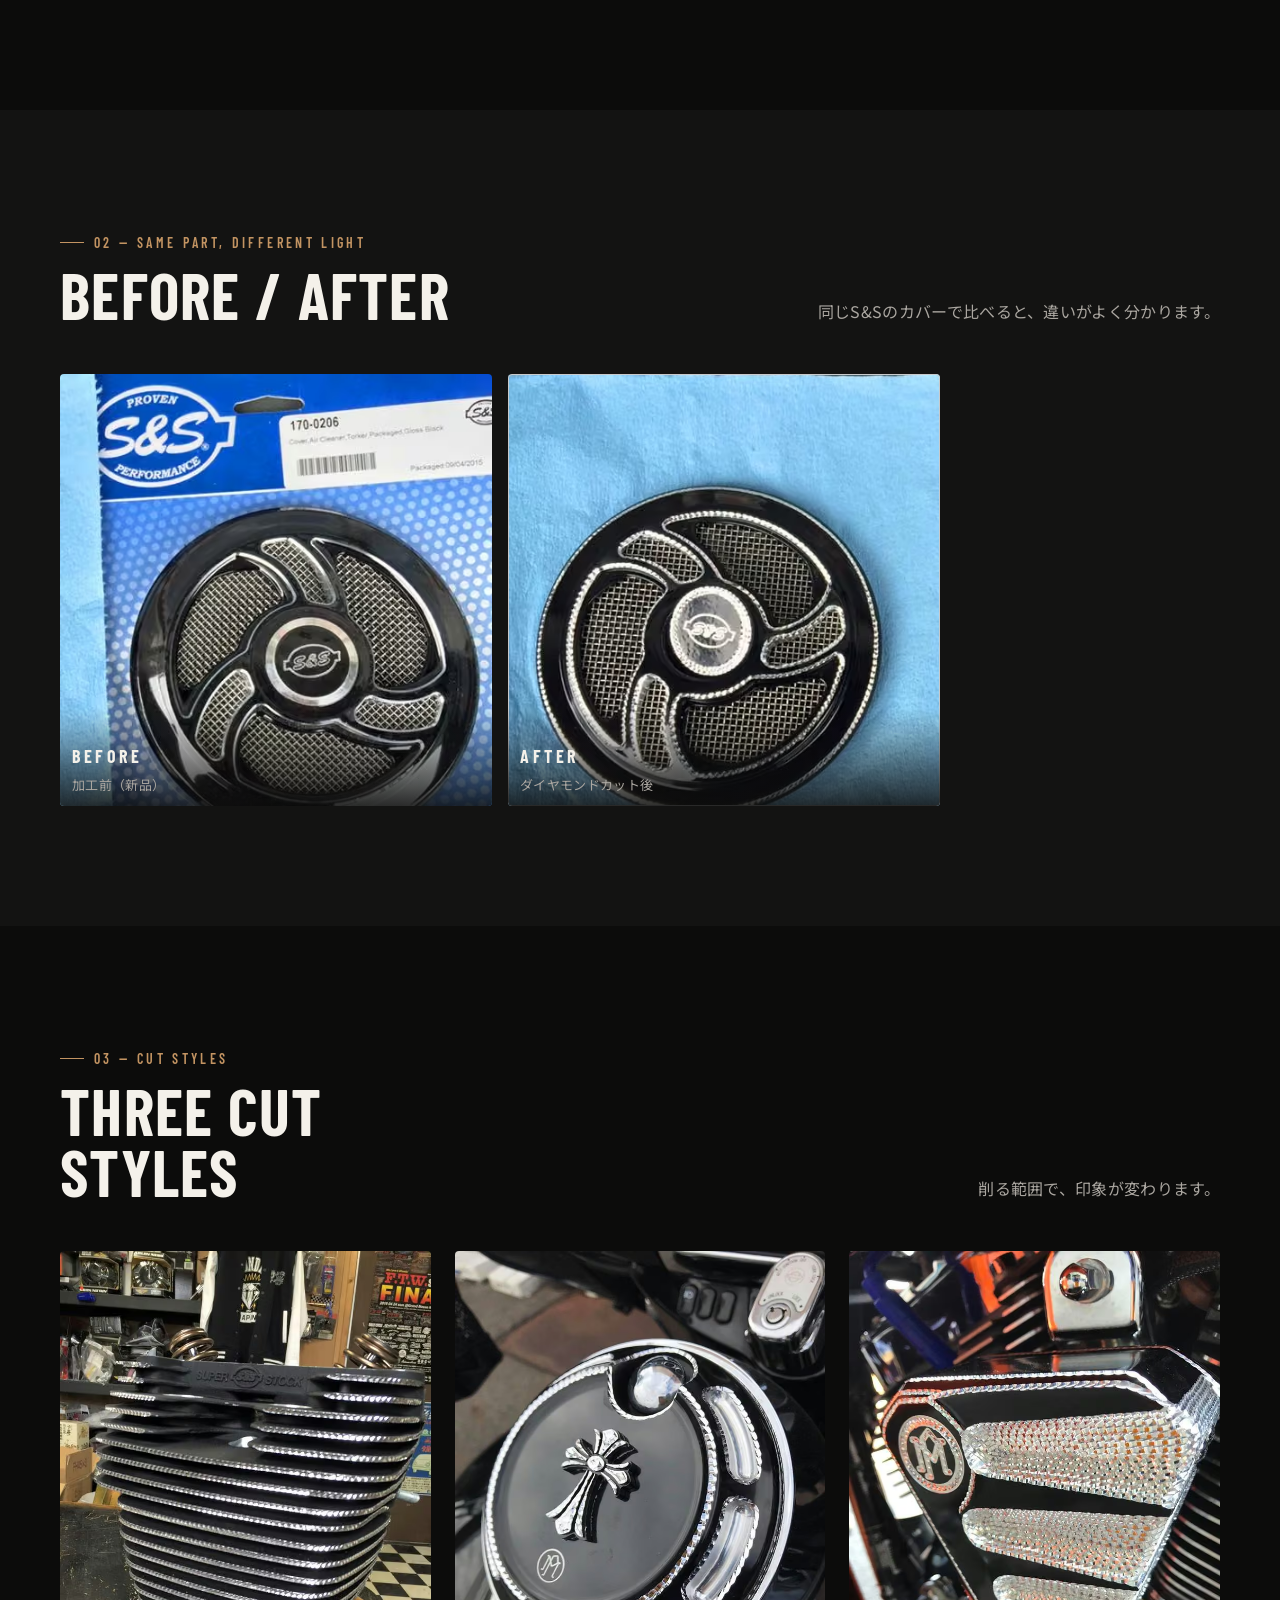
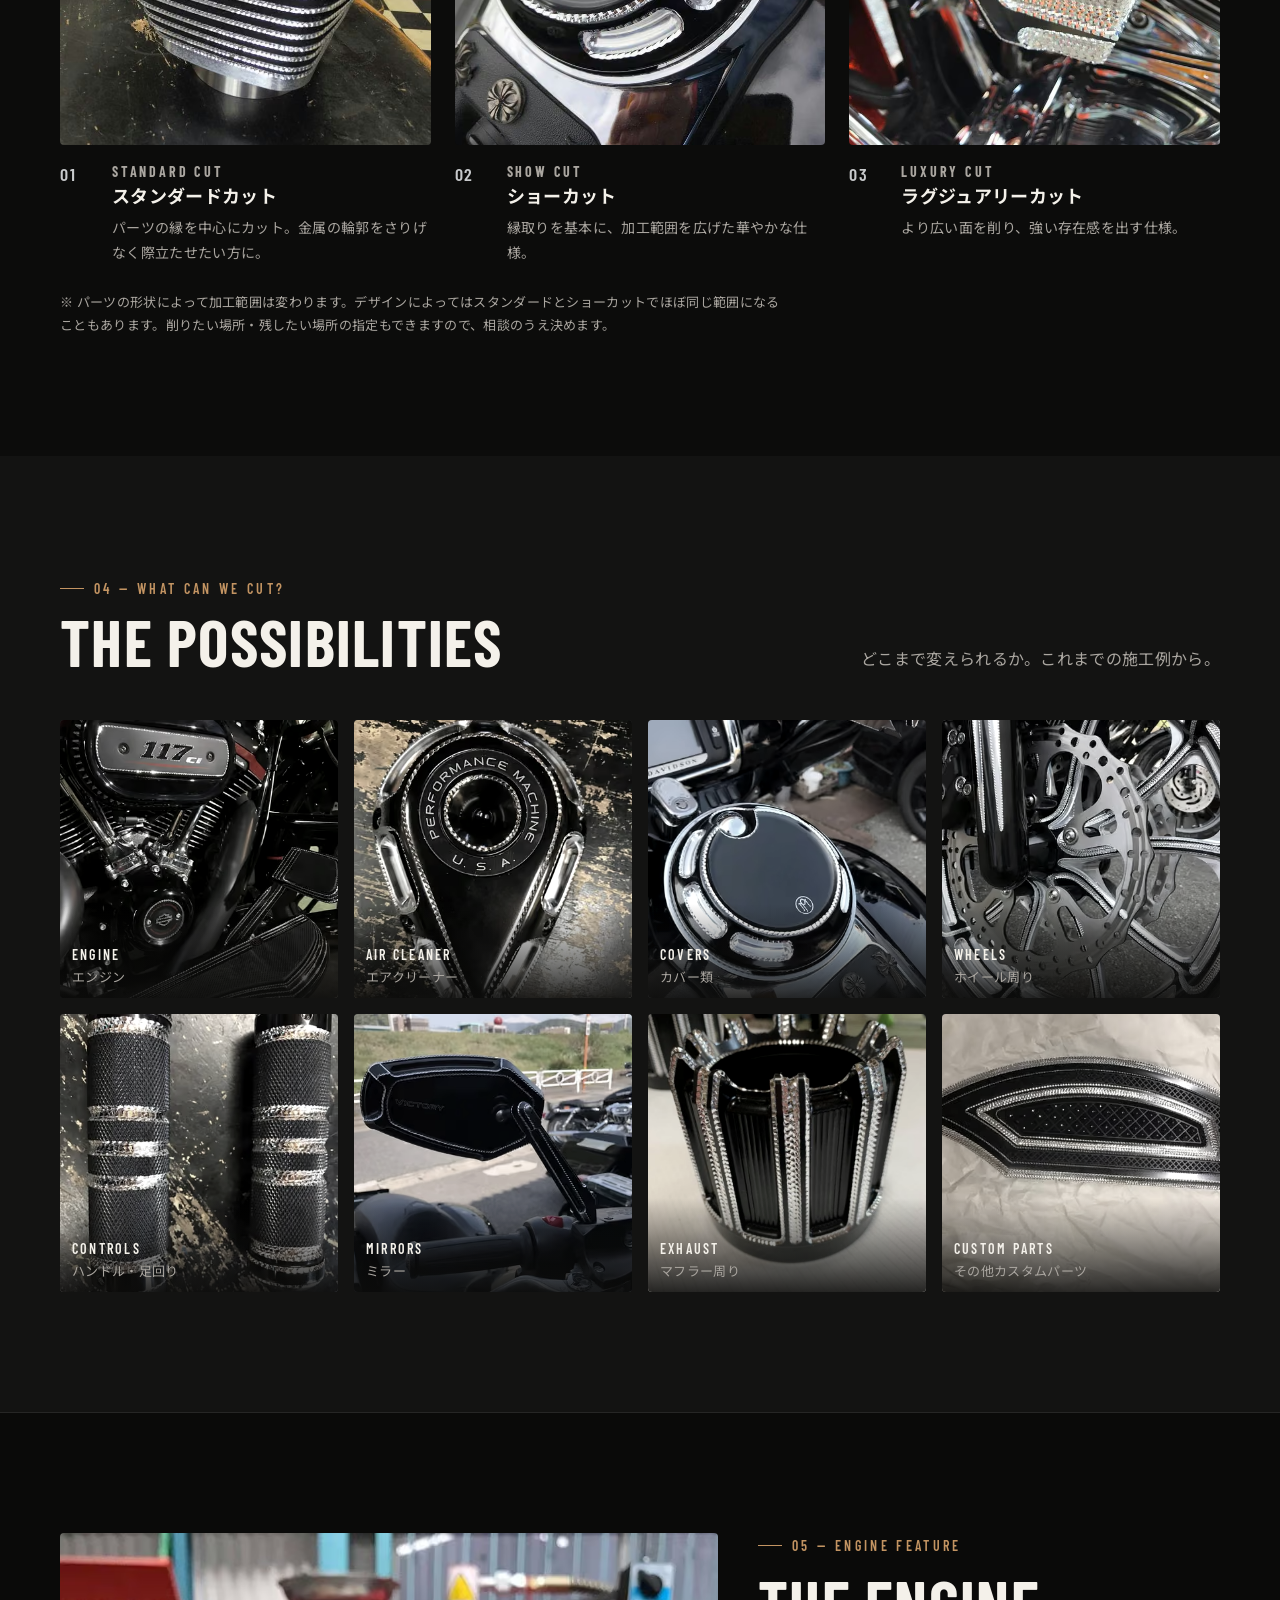
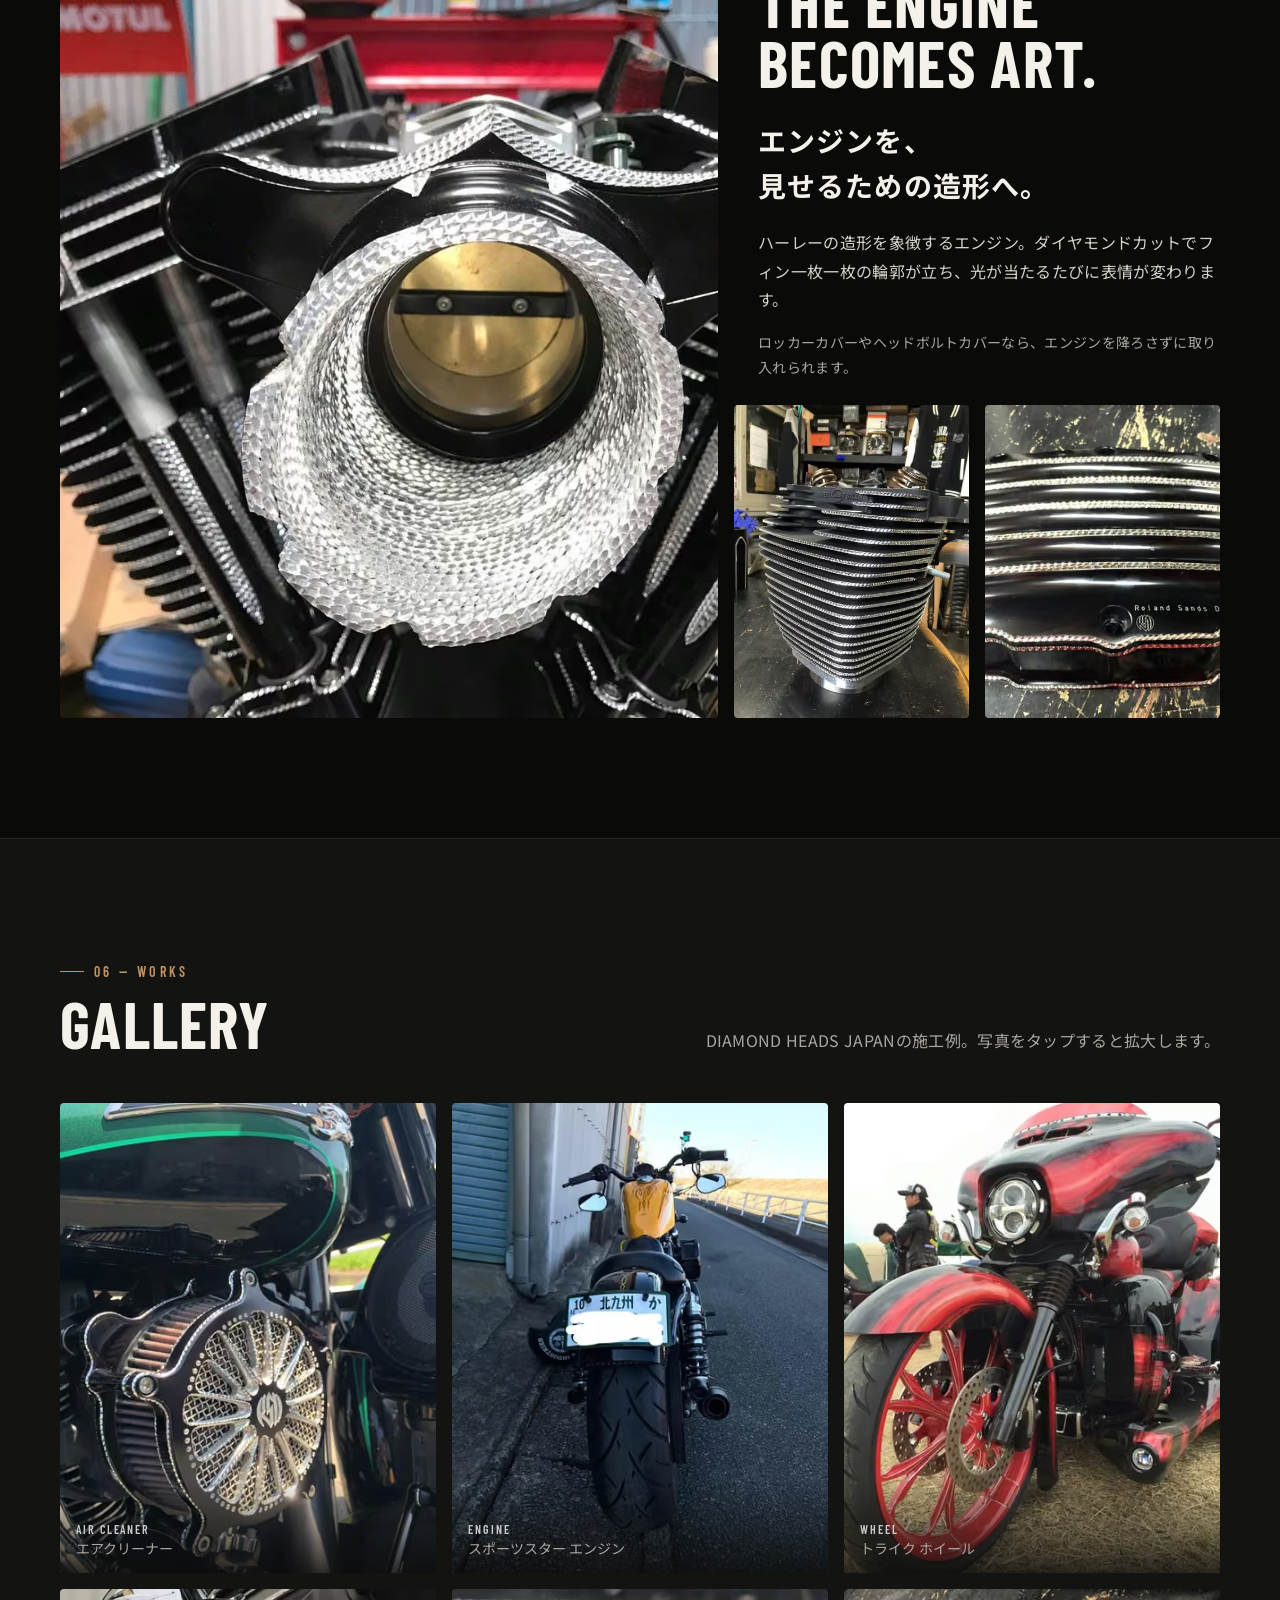
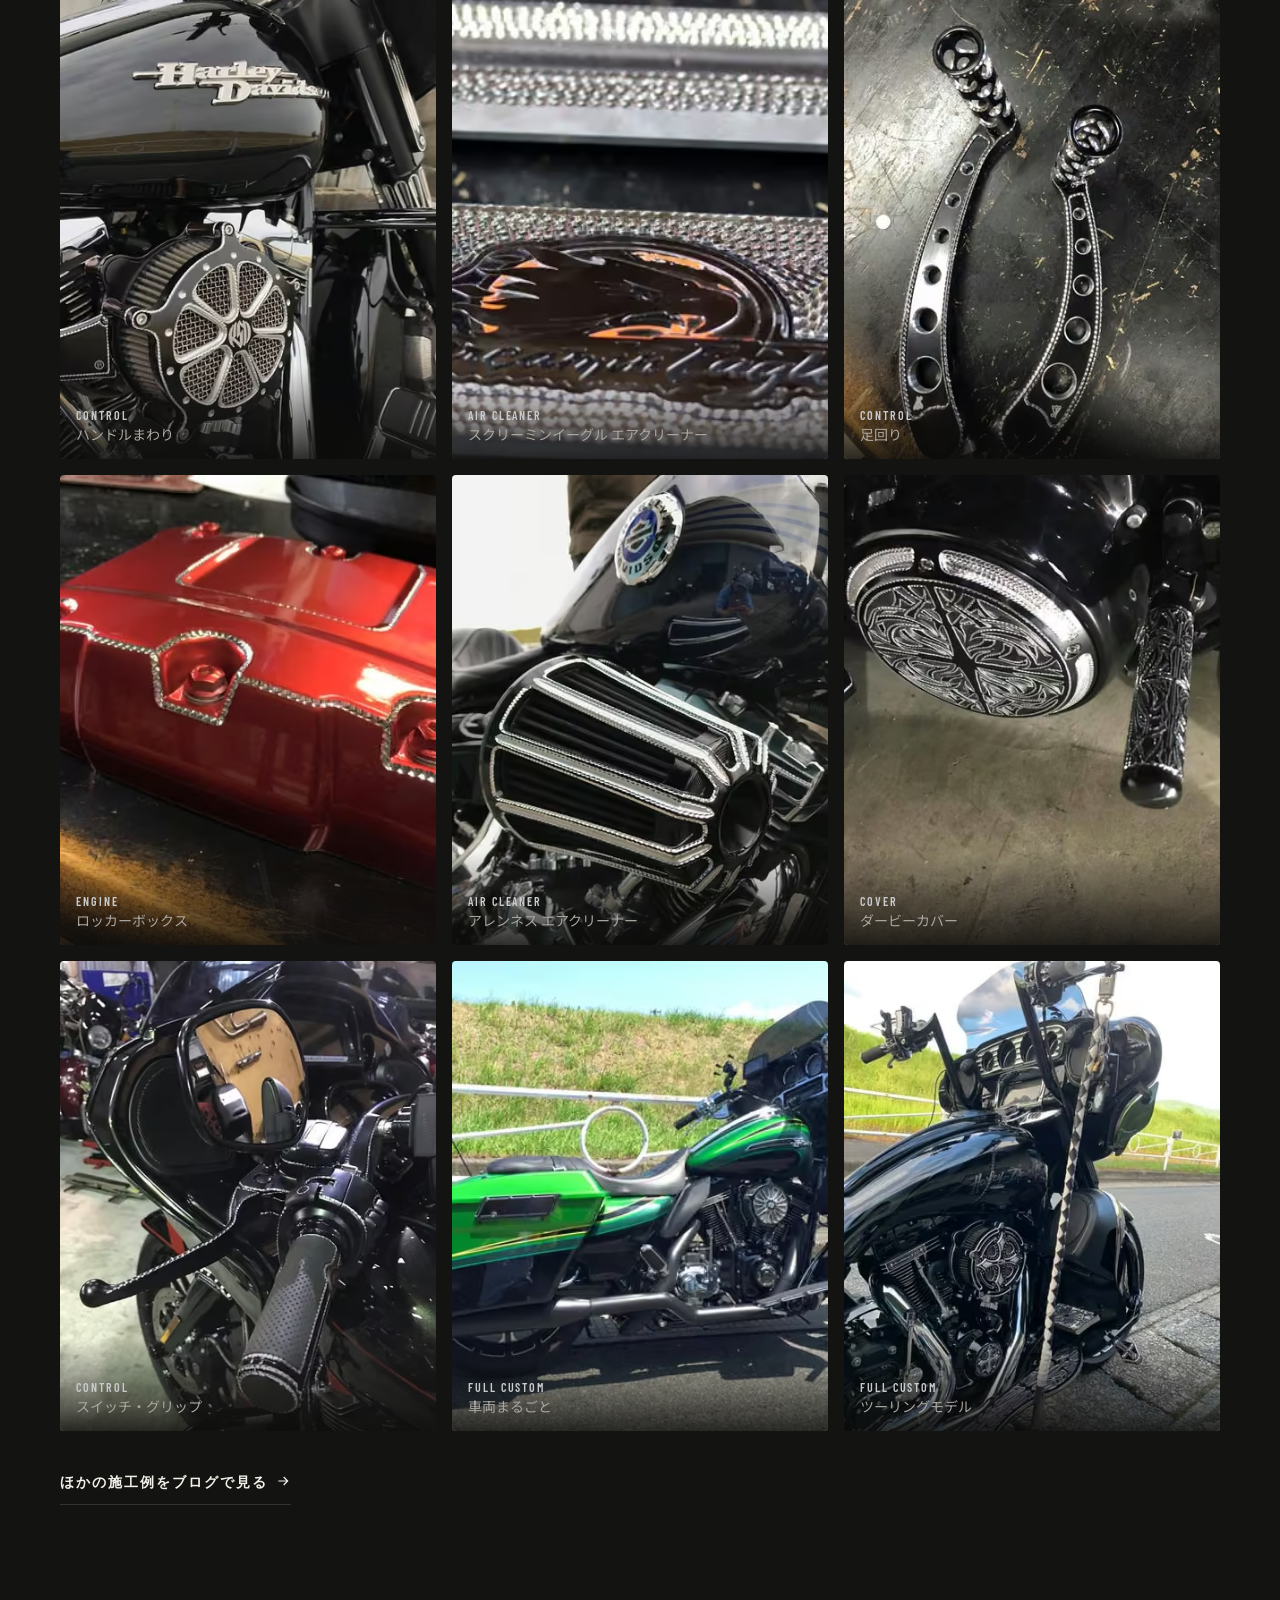
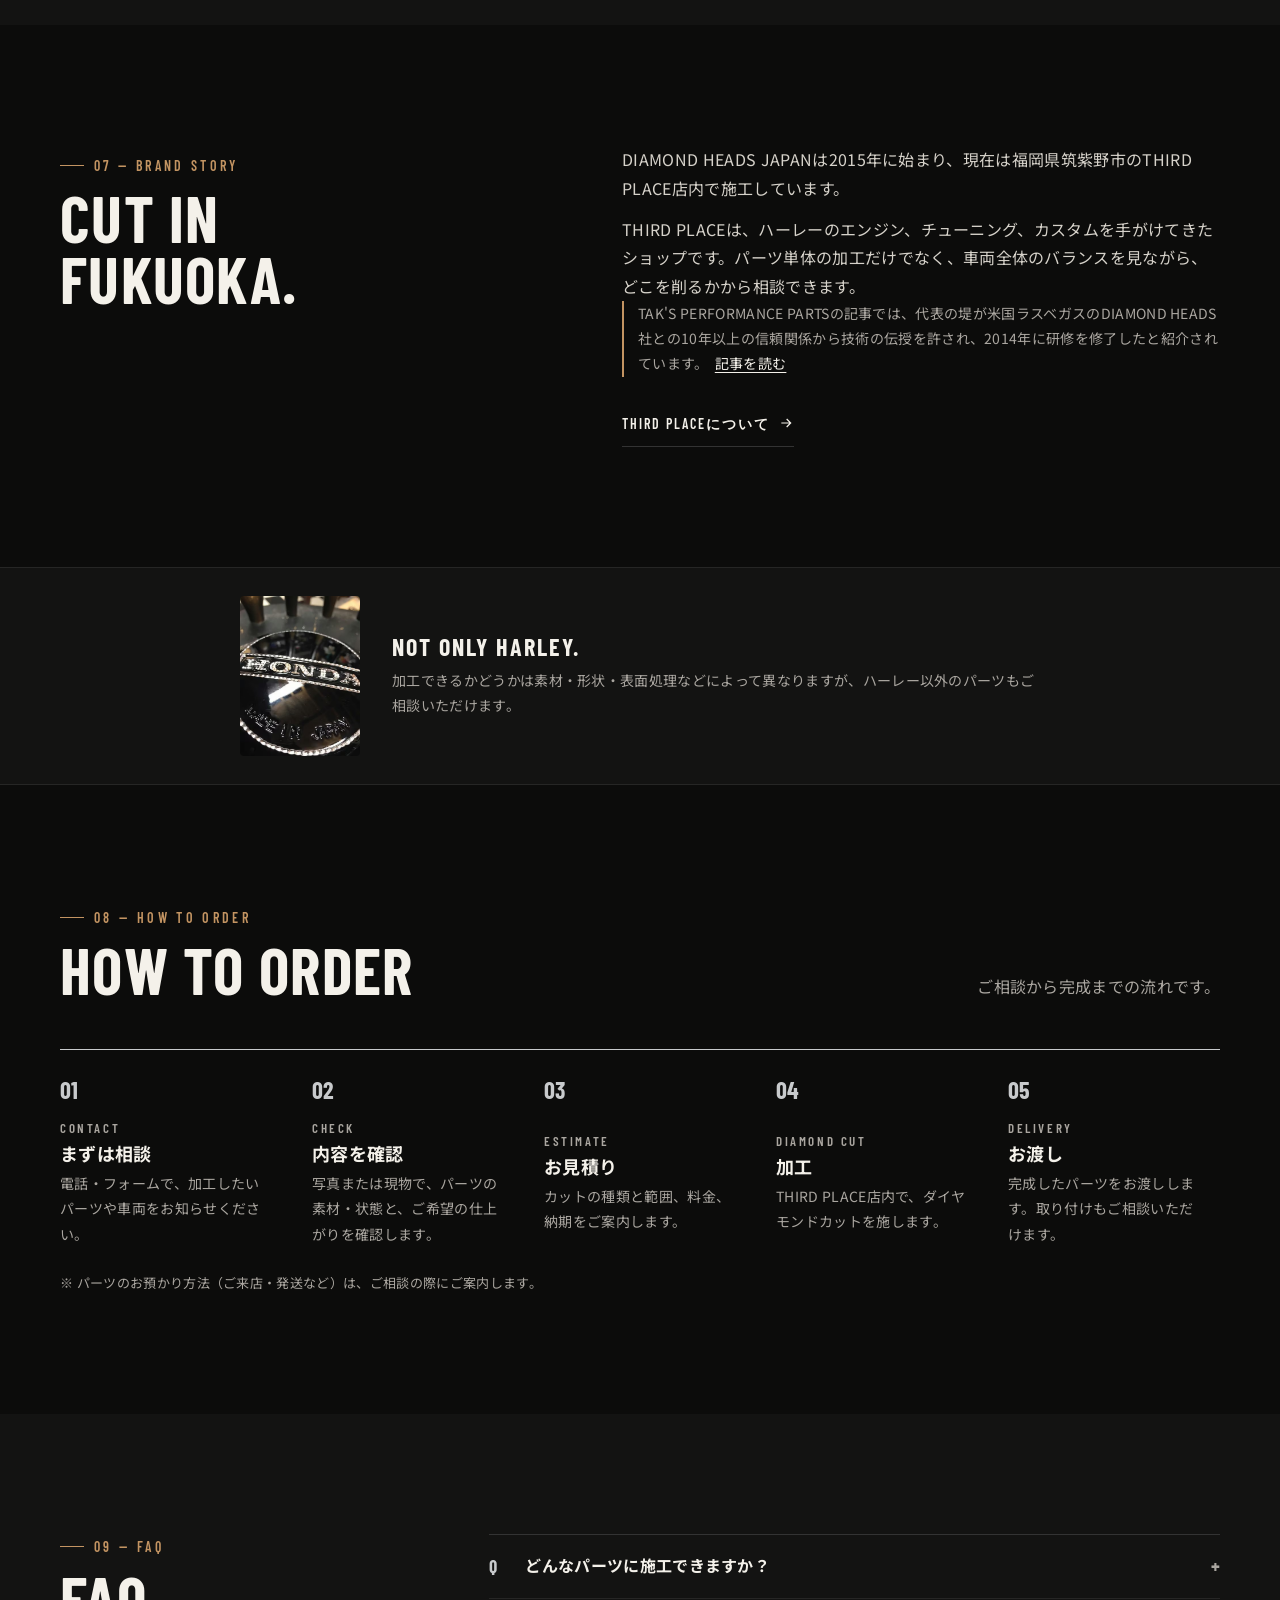
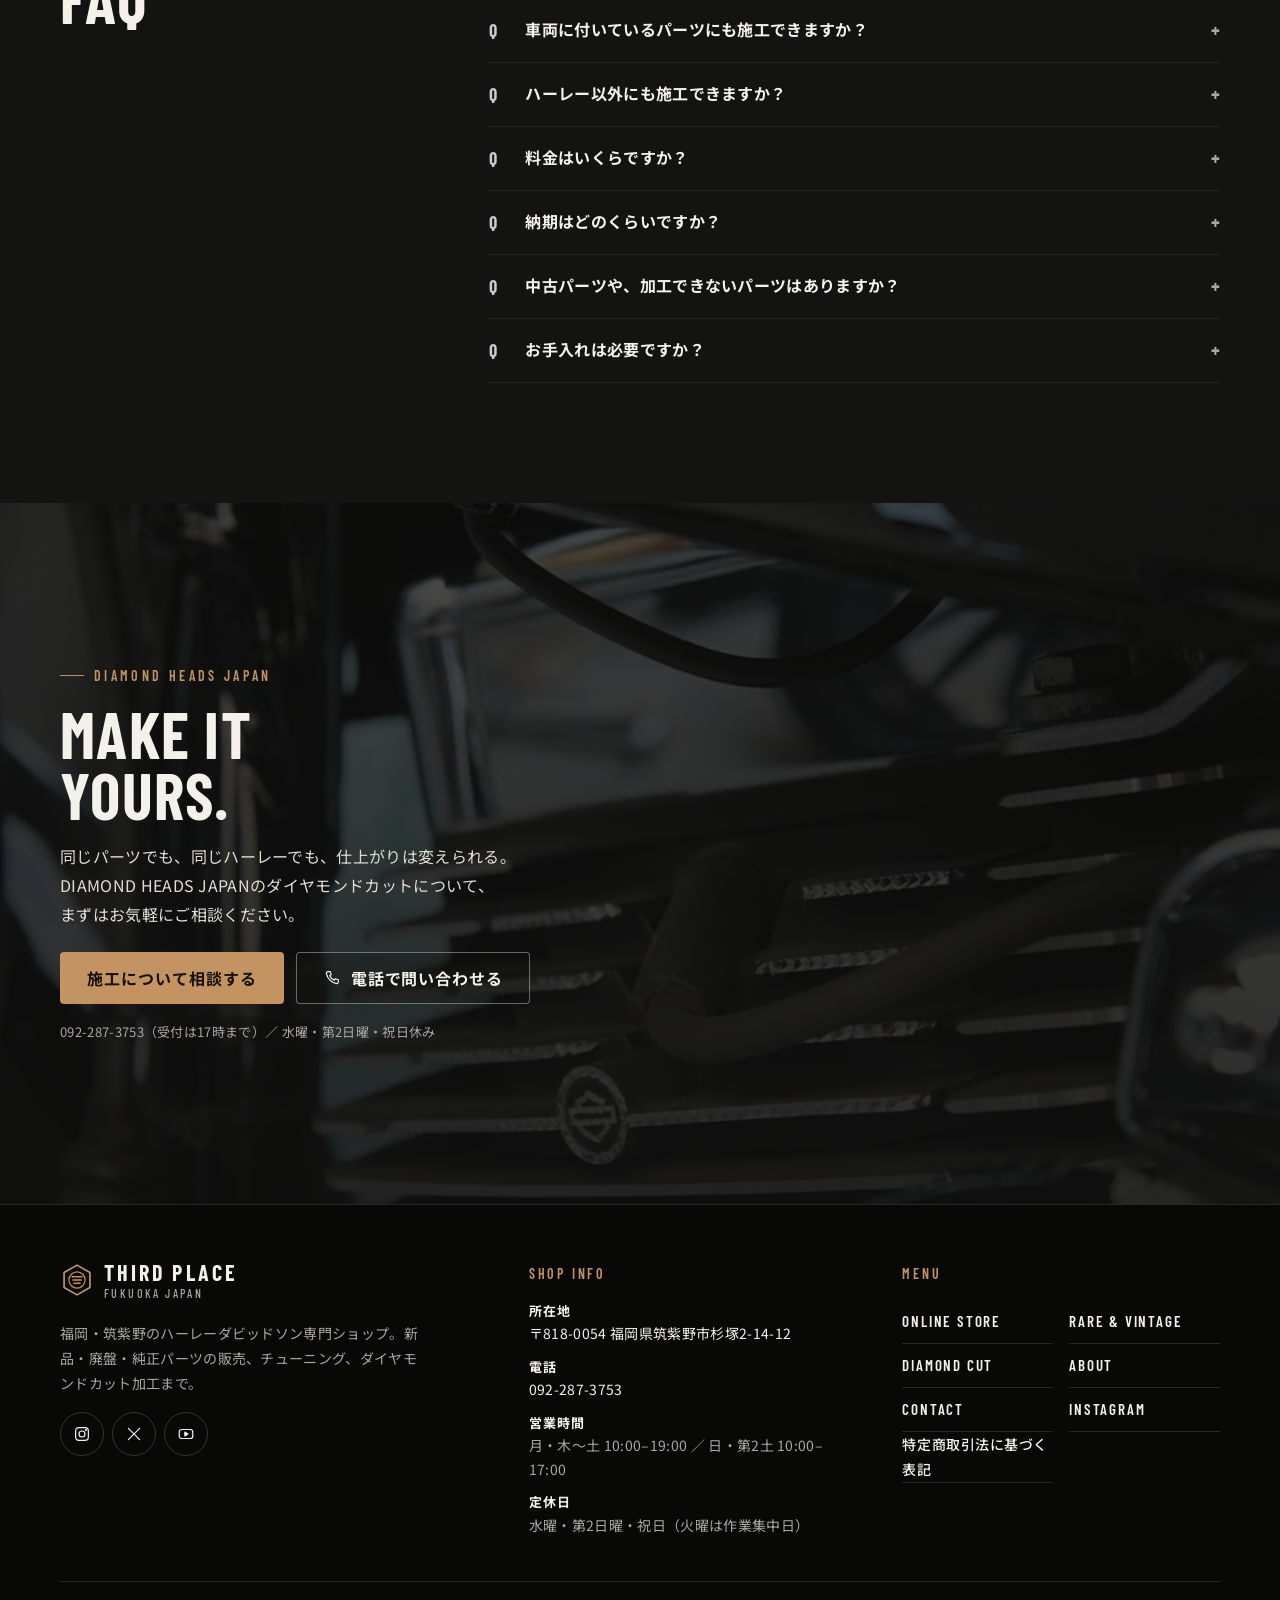
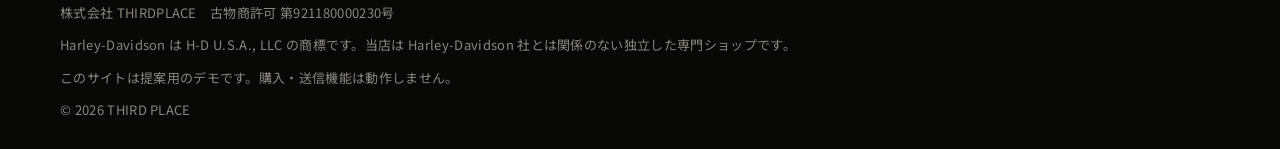
<file: diamond-heads/index.html>
<!DOCTYPE html>
<html lang="ja">
<head>
  <meta charset="utf-8">
  <meta name="viewport" content="width=device-width, initial-scale=1, viewport-fit=cover">
  <base href="../">
  <title>ハーレーのダイヤモンドカット｜DIAMOND HEADS JAPAN｜THIRD PLACE 福岡</title>
  <meta name="description" content="福岡・筑紫野のTHIRD PLACE店内で施工するDIAMOND HEADS JAPAN（ダイヤモンドヘッズジャパン）のダイヤモンドカット。ハーレーのエンジン、エアクリーナー、カバー、ホイールなどの施工事例、3種類のカット、ご依頼の流れ、よくある質問。">
  <meta name="robots" content="noindex, nofollow">
  <link rel="canonical" href="https://hachiyamakatsunori-cpu.github.io/thirdplace-demo/diamond-heads/">
  <meta name="theme-color" content="#0c0c0b">
  <meta property="og:type" content="article">
  <meta property="og:site_name" content="THIRD PLACE">
  <meta property="og:title" content="ハーレーのダイヤモンドカット｜DIAMOND HEADS JAPAN">
  <meta property="og:description" content="光を、削り出す。金属そのものに刻み込む、ダイヤモンドカットというカスタム。">
  <meta property="og:url" content="https://hachiyamakatsunori-cpu.github.io/thirdplace-demo/diamond-heads/">
  <meta property="og:image" content="https://hachiyamakatsunori-cpu.github.io/thirdplace-demo/assets/diamond-heads/hero.jpg">
  <meta name="twitter:card" content="summary_large_image">
  <link rel="icon" href="assets/images/favicon.svg" type="image/svg+xml">
  <link rel="preconnect" href="https://fonts.googleapis.com">
  <link rel="preconnect" href="https://fonts.gstatic.com" crossorigin>
  <link rel="stylesheet" href="https://fonts.googleapis.com/css2?family=Barlow+Condensed:wght@500;600;700&amp;family=Noto+Sans+JP:wght@400;500;700&amp;display=swap">
  <link rel="stylesheet" href="css/style.css">
  <script>document.documentElement.classList.add("js");</script>
  <script type="application/ld+json">
{
  "@context": "https://schema.org",
  "@type": "Service",
  "name": "ダイヤモンドカット加工（DIAMOND HEADS JAPAN）",
  "serviceType": "ダイヤモンドカット加工",
  "description": "ハーレーダビッドソンのエンジン、エアクリーナー、カバー、ホイールなどのアルミパーツに施すダイヤモンドカット加工。",
  "url": "https://hachiyamakatsunori-cpu.github.io/thirdplace-demo/diamond-heads/",
  "image": "https://hachiyamakatsunori-cpu.github.io/thirdplace-demo/assets/diamond-heads/hero.jpg",
  "provider": {
    "@type": "MotorcycleRepair",
    "name": "THIRD PLACE（サードプレイス）",
    "telephone": "+81-92-287-3753",
    "address": {
      "@type": "PostalAddress",
      "postalCode": "818-0054",
      "addressRegion": "福岡県",
      "addressLocality": "筑紫野市",
      "streetAddress": "杉塚2-14-12",
      "addressCountry": "JP"
    }
  },
  "brand": {
    "@type": "Brand",
    "name": "DIAMOND HEADS JAPAN"
  },
  "areaServed": "JP"
}
  </script>
  <script type="application/ld+json">
{
  "@context": "https://schema.org",
  "@type": "FAQPage",
  "mainEntity": [
    {
      "@type": "Question",
      "name": "どんなパーツに施工できますか？",
      "acceptedAnswer": {
        "@type": "Answer",
        "text": "アルミパーツを中心に、エンジンまわり、エアクリーナー、カバー類、ホイール、ハンドル・足回り、ミラーなどの施工例があります。素材や形状によって判断しますので、まずは写真でご相談ください。"
      }
    },
    {
      "@type": "Question",
      "name": "車両に付いているパーツにも施工できますか？",
      "acceptedAnswer": {
        "@type": "Answer",
        "text": "パーツを車両から取り外して加工します。取り外しと取り付けを含めてご相談ください。エンジンまわりは、整備やカスタムのタイミングに合わせると無駄がありません。"
      }
    },
    {
      "@type": "Question",
      "name": "ハーレー以外にも施工できますか？",
      "acceptedAnswer": {
        "@type": "Answer",
        "text": "他メーカーのバイクや車のパーツにも施工例があります。加工できるかどうかは素材や形状によりますので、ご相談ください。"
      }
    },
    {
      "@type": "Question",
      "name": "料金はいくらですか？",
      "acceptedAnswer": {
        "@type": "Answer",
        "text": "パーツや施工内容（カットの種類・範囲）により異なります。写真や現物で内容を確認したうえでお見積りしますので、まずはお問い合わせください。"
      }
    },
    {
      "@type": "Question",
      "name": "納期はどのくらいですか？",
      "acceptedAnswer": {
        "@type": "Answer",
        "text": "パーツの数や施工内容、作業の状況によって変わります。お見積りの際にご案内します。"
      }
    },
    {
      "@type": "Question",
      "name": "中古パーツや、加工できないパーツはありますか？",
      "acceptedAnswer": {
        "@type": "Answer",
        "text": "中古パーツでも施工できる場合があります。ただし素材、形状、塗装やメッキなどの表面処理、傷や腐食などの状態によっては、加工できない場合や仕上がりが変わる場合があります。現物または写真で確認します。"
      }
    },
    {
      "@type": "Question",
      "name": "お手入れは必要ですか？",
      "acceptedAnswer": {
        "@type": "Answer",
        "text": "年数が経つと、削った面が白くくすんでくることがあります。シリコンスプレーでの手入れで輝きが戻りやすくなります。"
      }
    }
  ]
}
  </script>
  <script type="application/ld+json">
{
  "@context": "https://schema.org",
  "@type": "BreadcrumbList",
  "itemListElement": [
    {
      "@type": "ListItem",
      "position": 1,
      "name": "HOME",
      "item": "https://hachiyamakatsunori-cpu.github.io/thirdplace-demo/"
    },
    {
      "@type": "ListItem",
      "position": 2,
      "name": "ダイヤモンドカット（DIAMOND HEADS JAPAN）",
      "item": "https://hachiyamakatsunori-cpu.github.io/thirdplace-demo/diamond-heads/"
    }
  ]
}
  </script>
</head>
<body data-page="diamond" class="dh">
  <a class="skip-link" href="#main">本文へスキップ</a>
  <div data-chrome="header"></div>

  <main id="main" class="page-fade">

    <!-- HERO -->
    <section class="hero hero--full" aria-labelledby="dh-title">
      <div class="hero__media"><picture><source type="image/avif" srcset="assets/diamond-heads/hero-sm.avif 560w, assets/diamond-heads/hero.avif 960w" sizes="100vw"><source type="image/webp" srcset="assets/diamond-heads/hero-sm.webp 560w, assets/diamond-heads/hero.webp 960w" sizes="100vw"><img src="assets/diamond-heads/hero.jpg" srcset="assets/diamond-heads/hero-sm.jpg 560w, assets/diamond-heads/hero.jpg 960w" sizes="100vw" width="960" height="640" alt="黒いシリンダーのフィンに施したダイヤモンドカット" fetchpriority="high" decoding="async"></picture></div>
      <div class="container hero__content">
        <p class="eyebrow hero__eyebrow">DIAMOND HEADS JAPAN × THIRD PLACE</p>
        <h1 class="hero__title" id="dh-title">
          <span class="thin">DIAMOND HEADS JAPAN</span>
          <span class="dh-hero__jp">光を、削り出す。</span>
          <span class="visually-hidden">ハーレーのダイヤモンドカット</span>
        </h1>
        <p class="hero__lead">金属そのものに刻み込む、<wbr>ダイヤモンドカットというカスタム。</p>
        <ul class="hero__lineup" aria-label="施工対象"><li>ENGINE</li><li>PARTS</li><li>CUSTOM</li></ul>
        <div class="hero__cta">
          <a class="btn btn--ghost" href="#gallery">施工事例を見る</a>
          <a class="btn btn--primary" href="contact.html?topic=diamond">ダイヤモンドカットを相談する <svg viewBox="0 0 24 24" fill="none" stroke="currentColor" stroke-width="1.8" class="icon-arrow" aria-hidden="true"><path d="M5 12h14M13 6l6 6-6 6"/></svg></a>
        </div>
      </div>
    </section>

    <nav class="container dh-crumb" aria-label="パンくずリスト"><ol class="breadcrumb"><li><a href="index.html">HOME</a></li><li>ダイヤモンドカット</li></ol></nav>

    <!-- 01 WHAT IS -->
    <section class="section" id="what" aria-labelledby="what-title">
      <div class="container dh-what">
        <div class="reveal">
          <div class="section-head__title" style="margin-bottom:24px">
            <p class="eyebrow">01 — WHAT IS DIAMOND CUT?</p>
            <h2 class="h2" id="what-title">WHAT IS<br>DIAMOND CUT?</h2>
          </div>
          <p class="dh-lead">ダイヤモンドカットとは。</p>
          <p class="dh-text">アルミパーツなどの表面を精密に削り、光を反射する面をつくる加工です。</p>
          <p class="dh-text">メッキや塗装とは違い、削り出した金属の面そのものが光を受けるため、見る角度によって表情が変わります。</p>
          <ul class="dh-statements" aria-label="特徴">
            <li>塗らない。</li><li>貼らない。</li><li>金属そのものを削る。</li>
          </ul>
        </div>
        <figure class="dh-what__media sheen reveal"><picture><source type="image/avif" srcset="assets/diamond-heads/what-is-sm.avif 560w, assets/diamond-heads/what-is.avif 960w" sizes="(min-width: 900px) 50vw, 100vw"><source type="image/webp" srcset="assets/diamond-heads/what-is-sm.webp 560w, assets/diamond-heads/what-is.webp 960w" sizes="(min-width: 900px) 50vw, 100vw"><img src="assets/diamond-heads/what-is.jpg" srcset="assets/diamond-heads/what-is-sm.jpg 560w, assets/diamond-heads/what-is.jpg 960w" sizes="(min-width: 900px) 50vw, 100vw" width="960" height="640" alt="全面にダイヤモンドカットを施したエアクリーナー" loading="lazy" decoding="async"></picture></figure>
      </div>
    </section>

    <!-- 02 BEFORE / AFTER -->
    <section class="section section--alt" id="before-after" aria-labelledby="ba-title">
      <div class="container">
        <div class="section-head reveal">
          <div class="section-head__title">
            <p class="eyebrow">02 — SAME PART, DIFFERENT LIGHT</p>
            <h2 class="h2" id="ba-title">BEFORE / AFTER</h2>
          </div>
          <p class="section-lead">同じS&amp;Sのカバーで比べると、違いがよく分かります。</p>
        </div>
        <div class="dh-ba reveal">
          <figure class="dh-ba__item"><picture><source type="image/avif" srcset="assets/diamond-heads/before.avif" sizes="(min-width: 900px) 40vw, 50vw"><source type="image/webp" srcset="assets/diamond-heads/before.webp" sizes="(min-width: 900px) 40vw, 50vw"><img src="assets/diamond-heads/before.jpg" srcset="assets/diamond-heads/before.jpg" sizes="(min-width: 900px) 40vw, 50vw" width="480" height="480" alt="ダイヤモンドカット前のS&amp;Sエアクリーナーカバー（新品）" loading="lazy" decoding="async"></picture><figcaption><span class="en">BEFORE</span>加工前（新品）</figcaption></figure>
          <figure class="dh-ba__item dh-ba__item--after sheen"><picture><source type="image/avif" srcset="assets/diamond-heads/after.avif" sizes="(min-width: 900px) 40vw, 50vw"><source type="image/webp" srcset="assets/diamond-heads/after.webp" sizes="(min-width: 900px) 40vw, 50vw"><img src="assets/diamond-heads/after.jpg" srcset="assets/diamond-heads/after.jpg" sizes="(min-width: 900px) 40vw, 50vw" width="480" height="480" alt="ダイヤモンドカット後のS&amp;Sエアクリーナーカバー" loading="lazy" decoding="async"></picture><figcaption><span class="en">AFTER</span>ダイヤモンドカット後</figcaption></figure>
        </div>
      </div>
    </section>

    <!-- 03 CUT STYLES -->
    <section class="section" id="styles" aria-labelledby="styles-title">
      <div class="container">
        <div class="section-head reveal">
          <div class="section-head__title">
            <p class="eyebrow">03 — CUT STYLES</p>
            <h2 class="h2" id="styles-title">THREE CUT<br>STYLES</h2>
          </div>
          <p class="section-lead">削る範囲で、印象が変わります。</p>
        </div>
        <div class="dh-cuts">
          <article class="dh-cut reveal">
            <figure class="dh-cut__media sheen"><picture><source type="image/avif" srcset="assets/diamond-heads/standard-cut-sm.avif 420w, assets/diamond-heads/standard-cut.avif 720w" sizes="(min-width: 900px) 33vw, 100vw"><source type="image/webp" srcset="assets/diamond-heads/standard-cut-sm.webp 420w, assets/diamond-heads/standard-cut.webp 720w" sizes="(min-width: 900px) 33vw, 100vw"><img src="assets/diamond-heads/standard-cut.jpg" srcset="assets/diamond-heads/standard-cut-sm.jpg 420w, assets/diamond-heads/standard-cut.jpg 720w" sizes="(min-width: 900px) 33vw, 100vw" width="720" height="960" alt="スタンダードカットで仕上げたS&amp;Sのシリンダー" loading="lazy" decoding="async"></picture></figure>
            <div class="dh-cut__body"><span class="dh-cut__num">01</span><h3><span class="en">STANDARD CUT</span>スタンダードカット</h3><p>パーツの縁を中心にカット。金属の輪郭をさりげなく際立たせたい方に。</p></div>
          </article>
          <article class="dh-cut reveal">
            <figure class="dh-cut__media sheen"><picture><source type="image/avif" srcset="assets/diamond-heads/show-cut-sm.avif 420w, assets/diamond-heads/show-cut.avif 720w" sizes="(min-width: 900px) 33vw, 100vw"><source type="image/webp" srcset="assets/diamond-heads/show-cut-sm.webp 420w, assets/diamond-heads/show-cut.webp 720w" sizes="(min-width: 900px) 33vw, 100vw"><img src="assets/diamond-heads/show-cut.jpg" srcset="assets/diamond-heads/show-cut-sm.jpg 420w, assets/diamond-heads/show-cut.jpg 720w" sizes="(min-width: 900px) 33vw, 100vw" width="720" height="960" alt="ショーカットで仕上げたカバー" loading="lazy" decoding="async"></picture></figure>
            <div class="dh-cut__body"><span class="dh-cut__num">02</span><h3><span class="en">SHOW CUT</span>ショーカット</h3><p>縁取りを基本に、加工範囲を広げた華やかな仕様。</p></div>
          </article>
          <article class="dh-cut reveal">
            <figure class="dh-cut__media sheen"><picture><source type="image/avif" srcset="assets/diamond-heads/luxury-cut-sm.avif 420w, assets/diamond-heads/luxury-cut.avif 720w" sizes="(min-width: 900px) 33vw, 100vw"><source type="image/webp" srcset="assets/diamond-heads/luxury-cut-sm.webp 420w, assets/diamond-heads/luxury-cut.webp 720w" sizes="(min-width: 900px) 33vw, 100vw"><img src="assets/diamond-heads/luxury-cut.jpg" srcset="assets/diamond-heads/luxury-cut-sm.jpg 420w, assets/diamond-heads/luxury-cut.jpg 720w" sizes="(min-width: 900px) 33vw, 100vw" width="720" height="960" alt="ラグジュアリーカットで仕上げたカバー" loading="lazy" decoding="async"></picture></figure>
            <div class="dh-cut__body"><span class="dh-cut__num">03</span><h3><span class="en">LUXURY CUT</span>ラグジュアリーカット</h3><p>より広い面を削り、強い存在感を出す仕様。</p></div>
          </article>
        </div>
        <p class="dh-note reveal">※ パーツの形状によって加工範囲は変わります。デザインによってはスタンダードとショーカットでほぼ同じ範囲になることもあります。削りたい場所・残したい場所の指定もできますので、相談のうえ決めます。</p>
      </div>
    </section>

    <!-- 04 POSSIBILITIES -->
    <section class="section section--alt" id="possibilities" aria-labelledby="pos-title">
      <div class="container">
        <div class="section-head reveal">
          <div class="section-head__title">
            <p class="eyebrow">04 — WHAT CAN WE CUT?</p>
            <h2 class="h2" id="pos-title">THE POSSIBILITIES</h2>
          </div>
          <p class="section-lead">どこまで変えられるか。これまでの施工例から。</p>
        </div>
        <div class="dh-cats" data-render="dh-possibilities"></div>
      </div>
    </section>

    <!-- 05 ENGINE -->
    <section class="section dh-engine" id="engine" aria-labelledby="engine-title">
      <div class="container">
        <div class="dh-engine__grid">
          <figure class="dh-engine__main sheen reveal"><picture><source type="image/avif" srcset="assets/diamond-heads/engine-01-sm.avif 560w, assets/diamond-heads/engine-01.avif 1280w" sizes="(min-width: 900px) 60vw, 100vw"><source type="image/webp" srcset="assets/diamond-heads/engine-01-sm.webp 560w, assets/diamond-heads/engine-01.webp 1280w" sizes="(min-width: 900px) 60vw, 100vw"><img src="assets/diamond-heads/engine-01.jpg" srcset="assets/diamond-heads/engine-01-sm.jpg 560w, assets/diamond-heads/engine-01.jpg 1280w" sizes="(min-width: 900px) 60vw, 100vw" width="1280" height="960" alt="Vツインエンジンのフィンとファンネルに施したダイヤモンドカット" loading="lazy" decoding="async"></picture></figure>
          <div class="dh-engine__copy reveal">
            <p class="eyebrow">05 — ENGINE FEATURE</p>
            <h2 class="h2" id="engine-title">THE ENGINE<br>BECOMES ART.</h2>
            <p class="dh-lead">エンジンを、<wbr>見せるための造形へ。</p>
            <p class="dh-text">ハーレーの造形を象徴するエンジン。ダイヤモンドカットでフィン一枚一枚の輪郭が立ち、光が当たるたびに表情が変わります。</p>
            <p class="dh-text dh-text--sub">ロッカーカバーやヘッドボルトカバーなら、エンジンを降ろさずに取り入れられます。</p>
          </div>
          <figure class="dh-engine__sub reveal"><picture><source type="image/avif" srcset="assets/diamond-heads/engine-02-sm.avif 420w, assets/diamond-heads/engine-02.avif 720w" sizes="(min-width: 900px) 30vw, 50vw"><source type="image/webp" srcset="assets/diamond-heads/engine-02-sm.webp 420w, assets/diamond-heads/engine-02.webp 720w" sizes="(min-width: 900px) 30vw, 50vw"><img src="assets/diamond-heads/engine-02.jpg" srcset="assets/diamond-heads/engine-02-sm.jpg 420w, assets/diamond-heads/engine-02.jpg 720w" sizes="(min-width: 900px) 30vw, 50vw" width="720" height="960" alt="フィンにダイヤモンドカットを施したS&amp;Sのシリンダー" loading="lazy" decoding="async"></picture></figure>
          <figure class="dh-engine__sub reveal"><picture><source type="image/avif" srcset="assets/diamond-heads/engine-03-sm.avif 560w, assets/diamond-heads/engine-03.avif 960w" sizes="(min-width: 900px) 30vw, 50vw"><source type="image/webp" srcset="assets/diamond-heads/engine-03-sm.webp 560w, assets/diamond-heads/engine-03.webp 960w" sizes="(min-width: 900px) 30vw, 50vw"><img src="assets/diamond-heads/engine-03.jpg" srcset="assets/diamond-heads/engine-03-sm.jpg 560w, assets/diamond-heads/engine-03.jpg 960w" sizes="(min-width: 900px) 30vw, 50vw" width="960" height="720" alt="ダイヤモンドカットを施したローランドサンズのロッカーカバー" loading="lazy" decoding="async"></picture></figure>
        </div>
      </div>
    </section>

    <!-- 06 GALLERY -->
    <section class="section section--alt" id="gallery" aria-labelledby="gallery-title">
      <div class="container">
        <div class="section-head reveal">
          <div class="section-head__title">
            <p class="eyebrow">06 — WORKS</p>
            <h2 class="h2" id="gallery-title">GALLERY</h2>
          </div>
          <p class="section-lead">DIAMOND HEADS JAPANの施工例。写真をタップすると拡大します。</p>
        </div>
        <ul class="dh-gallery" data-render="dh-gallery"></ul>
        <p class="dh-more reveal"><a class="text-link" href="https://diamondheads.blog.jp/" target="_blank" rel="noopener">ほかの施工例をブログで見る <svg viewBox="0 0 24 24" fill="none" stroke="currentColor" stroke-width="1.8" aria-hidden="true"><path d="M5 12h14M13 6l6 6-6 6"/></svg></a></p>
      </div>
    </section>

    <!-- 07 BRAND -->
    <section class="section" id="brand" aria-labelledby="brand-title">
      <div class="container dh-brand">
        <div class="reveal">
          <p class="eyebrow">07 — BRAND STORY</p>
          <h2 class="h2" id="brand-title">CUT IN<br>FUKUOKA.</h2>
        </div>
        <div class="reveal">
          <p class="dh-text">DIAMOND HEADS JAPANは2015年に始まり、現在は福岡県筑紫野市のTHIRD PLACE店内で施工しています。</p>
          <p class="dh-text">THIRD PLACEは、ハーレーのエンジン、チューニング、カスタムを手がけてきたショップです。パーツ単体の加工だけでなく、車両全体のバランスを見ながら、どこを削るかから相談できます。</p>
          <p class="dc__cite">TAK'S PERFORMANCE PARTSの記事では、代表の堤が米国ラスベガスのDIAMOND HEADS社との10年以上の信頼関係から技術の伝授を許され、2014年に研修を修了したと紹介されています。<a href="https://www.taksperformanceparts.com/blog/2018/10/06/diamond-heads-japan/" target="_blank" rel="noopener">記事を読む</a></p>
          <p style="margin-top:24px"><a class="text-link" href="about.html">THIRD PLACEについて <svg viewBox="0 0 24 24" fill="none" stroke="currentColor" stroke-width="1.8" aria-hidden="true"><path d="M5 12h14M13 6l6 6-6 6"/></svg></a></p>
        </div>
      </div>
    </section>

    <!-- 08 NOT ONLY HARLEY -->
    <section class="dh-other" aria-labelledby="other-title">
      <div class="container dh-other__inner reveal">
        <figure class="dh-other__media"><picture><source type="image/avif" srcset="assets/diamond-heads/not-only-harley-sm.avif 420w, assets/diamond-heads/not-only-harley.avif 720w" sizes="160px"><source type="image/webp" srcset="assets/diamond-heads/not-only-harley-sm.webp 420w, assets/diamond-heads/not-only-harley.webp 720w" sizes="160px"><img src="assets/diamond-heads/not-only-harley.jpg" srcset="assets/diamond-heads/not-only-harley-sm.jpg 420w, assets/diamond-heads/not-only-harley.jpg 720w" sizes="160px" width="720" height="960" alt="ダイヤモンドカットを施したHONDAのカバー" loading="lazy" decoding="async"></picture></figure>
        <div>
          <h2 class="dh-other__title en" id="other-title">NOT ONLY HARLEY.</h2>
          <p>加工できるかどうかは素材・形状・表面処理などによって異なりますが、ハーレー以外のパーツもご相談いただけます。</p>
        </div>
      </div>
    </section>

    <!-- 09 HOW TO ORDER -->
    <section class="section" id="order" aria-labelledby="order-title">
      <div class="container">
        <div class="section-head reveal">
          <div class="section-head__title">
            <p class="eyebrow">08 — HOW TO ORDER</p>
            <h2 class="h2" id="order-title">HOW TO ORDER</h2>
          </div>
          <p class="section-lead">ご相談から完成までの流れです。</p>
        </div>
        <ol class="dh-flow">
          <li class="dh-flow__step reveal"><span class="dh-flow__num">01</span><div><b class="en">CONTACT</b><h3>まずは相談</h3><p>電話・フォームで、加工したいパーツや車両をお知らせください。</p></div></li>
          <li class="dh-flow__step reveal"><span class="dh-flow__num">02</span><div><b class="en">CHECK</b><h3>内容を確認</h3><p>写真または現物で、パーツの素材・状態と、ご希望の仕上がりを確認します。</p></div></li>
          <li class="dh-flow__step reveal"><span class="dh-flow__num">03</span><div><b class="en">ESTIMATE</b><h3>お見積り</h3><p>カットの種類と範囲、料金、納期をご案内します。</p></div></li>
          <li class="dh-flow__step reveal"><span class="dh-flow__num">04</span><div><b class="en">DIAMOND CUT</b><h3>加工</h3><p>THIRD PLACE店内で、ダイヤモンドカットを施します。</p></div></li>
          <li class="dh-flow__step reveal"><span class="dh-flow__num">05</span><div><b class="en">DELIVERY</b><h3>お渡し</h3><p>完成したパーツをお渡しします。取り付けもご相談いただけます。</p></div></li>
        </ol>
        <p class="dh-note reveal">※ パーツのお預かり方法（ご来店・発送など）は、ご相談の際にご案内します。</p>
      </div>
    </section>

    <!-- 10 FAQ -->
    <section class="section section--alt" id="faq" aria-labelledby="faq-title">
      <div class="container dh-faq">
        <div class="section-head__title reveal">
          <p class="eyebrow">09 — FAQ</p>
          <h2 class="h2" id="faq-title">FAQ</h2>
        </div>
        <div class="dh-faq__list">
          <details class="dh-faq__item reveal"><summary>どんなパーツに施工できますか？</summary><p>アルミパーツを中心に、エンジンまわり、エアクリーナー、カバー類、ホイール、ハンドル・足回り、ミラーなどの施工例があります。素材や形状によって判断しますので、まずは写真でご相談ください。</p></details>
          <details class="dh-faq__item reveal"><summary>車両に付いているパーツにも施工できますか？</summary><p>パーツを車両から取り外して加工します。取り外しと取り付けを含めてご相談ください。エンジンまわりは、整備やカスタムのタイミングに合わせると無駄がありません。</p></details>
          <details class="dh-faq__item reveal"><summary>ハーレー以外にも施工できますか？</summary><p>他メーカーのバイクや車のパーツにも施工例があります。加工できるかどうかは素材や形状によりますので、ご相談ください。</p></details>
          <details class="dh-faq__item reveal"><summary>料金はいくらですか？</summary><p>パーツや施工内容（カットの種類・範囲）により異なります。写真や現物で内容を確認したうえでお見積りしますので、まずはお問い合わせください。</p></details>
          <details class="dh-faq__item reveal"><summary>納期はどのくらいですか？</summary><p>パーツの数や施工内容、作業の状況によって変わります。お見積りの際にご案内します。</p></details>
          <details class="dh-faq__item reveal"><summary>中古パーツや、加工できないパーツはありますか？</summary><p>中古パーツでも施工できる場合があります。ただし素材、形状、塗装やメッキなどの表面処理、傷や腐食などの状態によっては、加工できない場合や仕上がりが変わる場合があります。現物または写真で確認します。</p></details>
          <details class="dh-faq__item reveal"><summary>お手入れは必要ですか？</summary><p>年数が経つと、削った面が白くくすんでくることがあります。シリコンスプレーでの手入れで輝きが戻りやすくなります。</p></details>
        </div>
      </div>
    </section>

    <!-- LAST CTA -->
    <section class="dh-cta" id="contact-cta" aria-labelledby="cta-title">
      <div class="dh-cta__media"><picture><source type="image/avif" srcset="assets/diamond-heads/cta-sm.avif 560w, assets/diamond-heads/cta.avif 960w" sizes="100vw"><source type="image/webp" srcset="assets/diamond-heads/cta-sm.webp 560w, assets/diamond-heads/cta.webp 960w" sizes="100vw"><img src="assets/diamond-heads/cta.jpg" srcset="assets/diamond-heads/cta-sm.jpg 560w, assets/diamond-heads/cta.jpg 960w" sizes="100vw" width="960" height="640" alt="" loading="lazy" decoding="async"></picture></div>
      <div class="container dh-cta__inner reveal">
        <p class="eyebrow">DIAMOND HEADS JAPAN</p>
        <h2 class="h2" id="cta-title">MAKE IT<br>YOURS.</h2>
        <p class="dh-cta__text">同じパーツでも、同じハーレーでも、<wbr>仕上がりは変えられる。<br>DIAMOND&nbsp;HEADS&nbsp;JAPANの<wbr>ダイヤモンドカットについて、<wbr>まずはお気軽にご相談ください。</p>
        <div class="dh-cta__buttons">
          <a class="btn btn--primary" href="contact.html?topic=diamond">施工について相談する</a>
          <a class="btn btn--ghost" href="tel:0922873753"><svg viewBox="0 0 24 24" fill="none" stroke="currentColor" stroke-width="1.6" aria-hidden="true"><path d="M6.5 3.5h3l1.5 4-2 1.5a11 11 0 005.9 5.9l1.5-2 4 1.5v3a2 2 0 01-2 2A16.5 16.5 0 014.5 5.5a2 2 0 012-2z"/></svg>電話で問い合わせる</a>
        </div>
        <p class="dh-cta__info">092-287-3753（受付は17時まで）／ 水曜・第2日曜・祝日休み</p>
      </div>
    </section>

  </main>

  <div data-chrome="footer"></div>

  <div class="sticky-buy dh-sticky" aria-hidden="true">
    <div class="sticky-buy__price">DIAMOND CUT<small>ダイヤモンドカットのご相談</small></div>
    <a class="btn btn--line" href="tel:0922873753" tabindex="-1" aria-label="電話で問い合わせる"><svg viewBox="0 0 24 24" fill="none" stroke="currentColor" stroke-width="1.6" aria-hidden="true"><path d="M6.5 3.5h3l1.5 4-2 1.5a11 11 0 005.9 5.9l1.5-2 4 1.5v3a2 2 0 01-2 2A16.5 16.5 0 014.5 5.5a2 2 0 012-2z"/></svg>電話</a>
    <a class="btn btn--primary" href="contact.html?topic=diamond" tabindex="-1">相談する</a>
  </div>

  <dialog class="dh-lightbox" aria-label="施工写真の拡大表示">
    <figure class="dh-lightbox__figure"><figcaption></figcaption></figure>
    <button class="dh-lightbox__close icon-btn" type="button" aria-label="閉じる"><svg viewBox="0 0 24 24" fill="none" stroke="currentColor" stroke-width="1.6" aria-hidden="true"><path d="M6 6l12 12M18 6L6 18"/></svg></button>
    <button class="dh-lightbox__nav dh-lightbox__nav--prev icon-btn" type="button" aria-label="前の写真"><svg viewBox="0 0 24 24" fill="none" stroke="currentColor" stroke-width="1.6" aria-hidden="true"><path d="M15 6l-6 6 6 6"/></svg></button>
    <button class="dh-lightbox__nav dh-lightbox__nav--next icon-btn" type="button" aria-label="次の写真"><svg viewBox="0 0 24 24" fill="none" stroke="currentColor" stroke-width="1.6" aria-hidden="true"><path d="M9 6l6 6-6 6"/></svg></button>
  </dialog>

  <script src="data/products.js" defer></script>
  <script src="data/site.js" defer></script>
  <script src="js/main.js" defer></script>
  <script src="js/diamond-heads.js" defer></script>
</body>
</html>
</file>
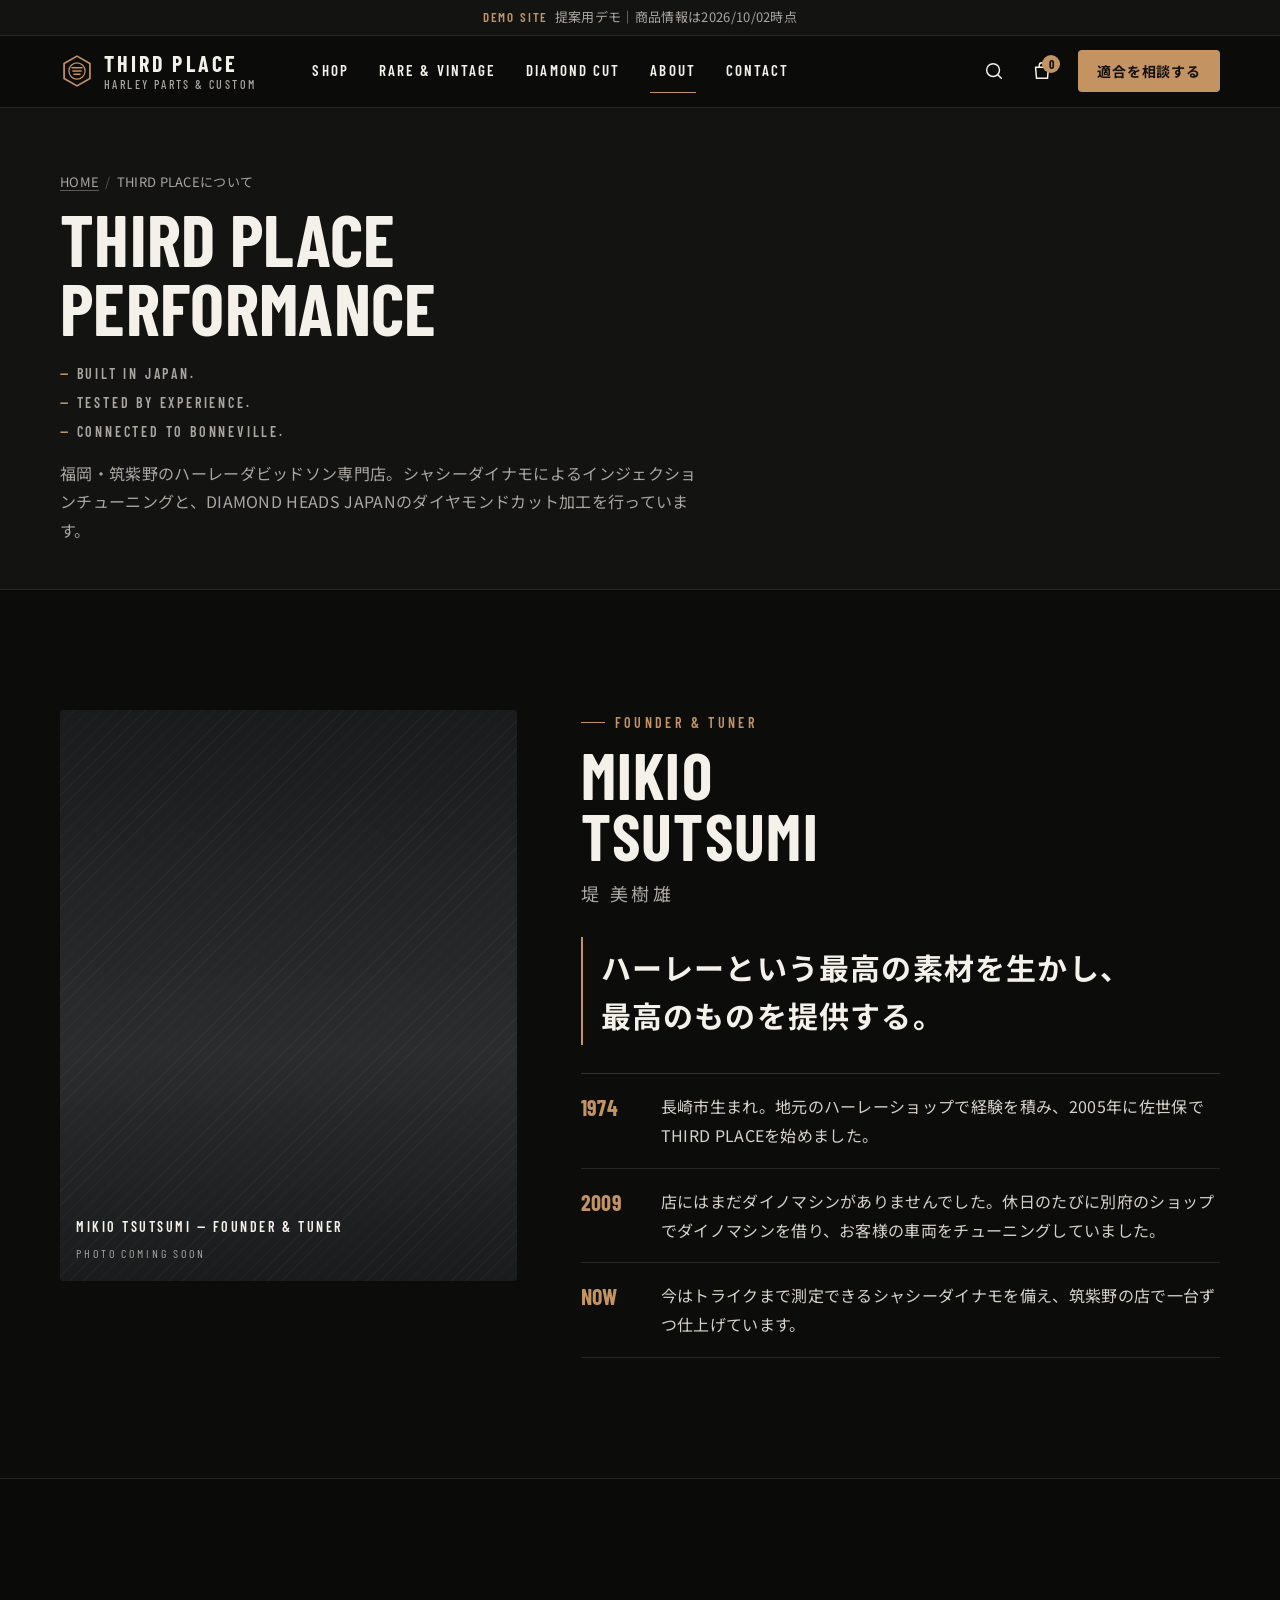
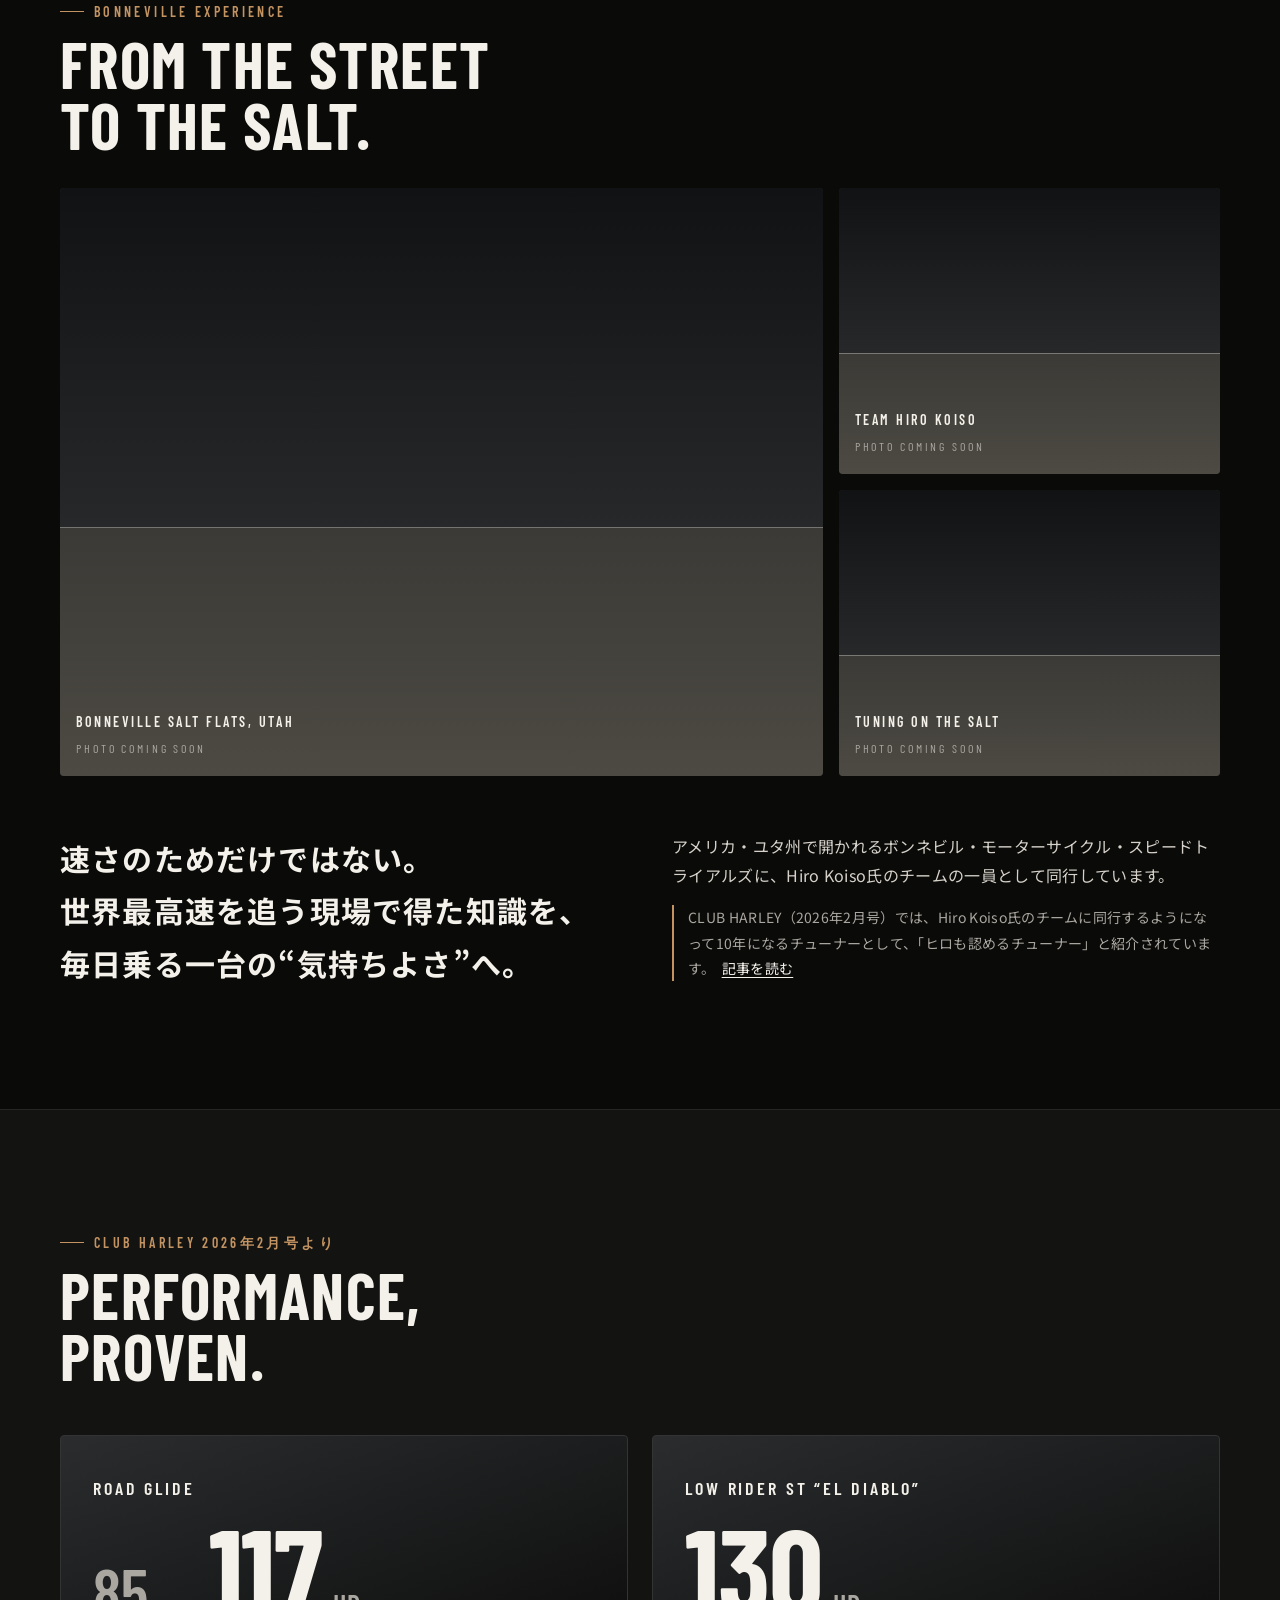
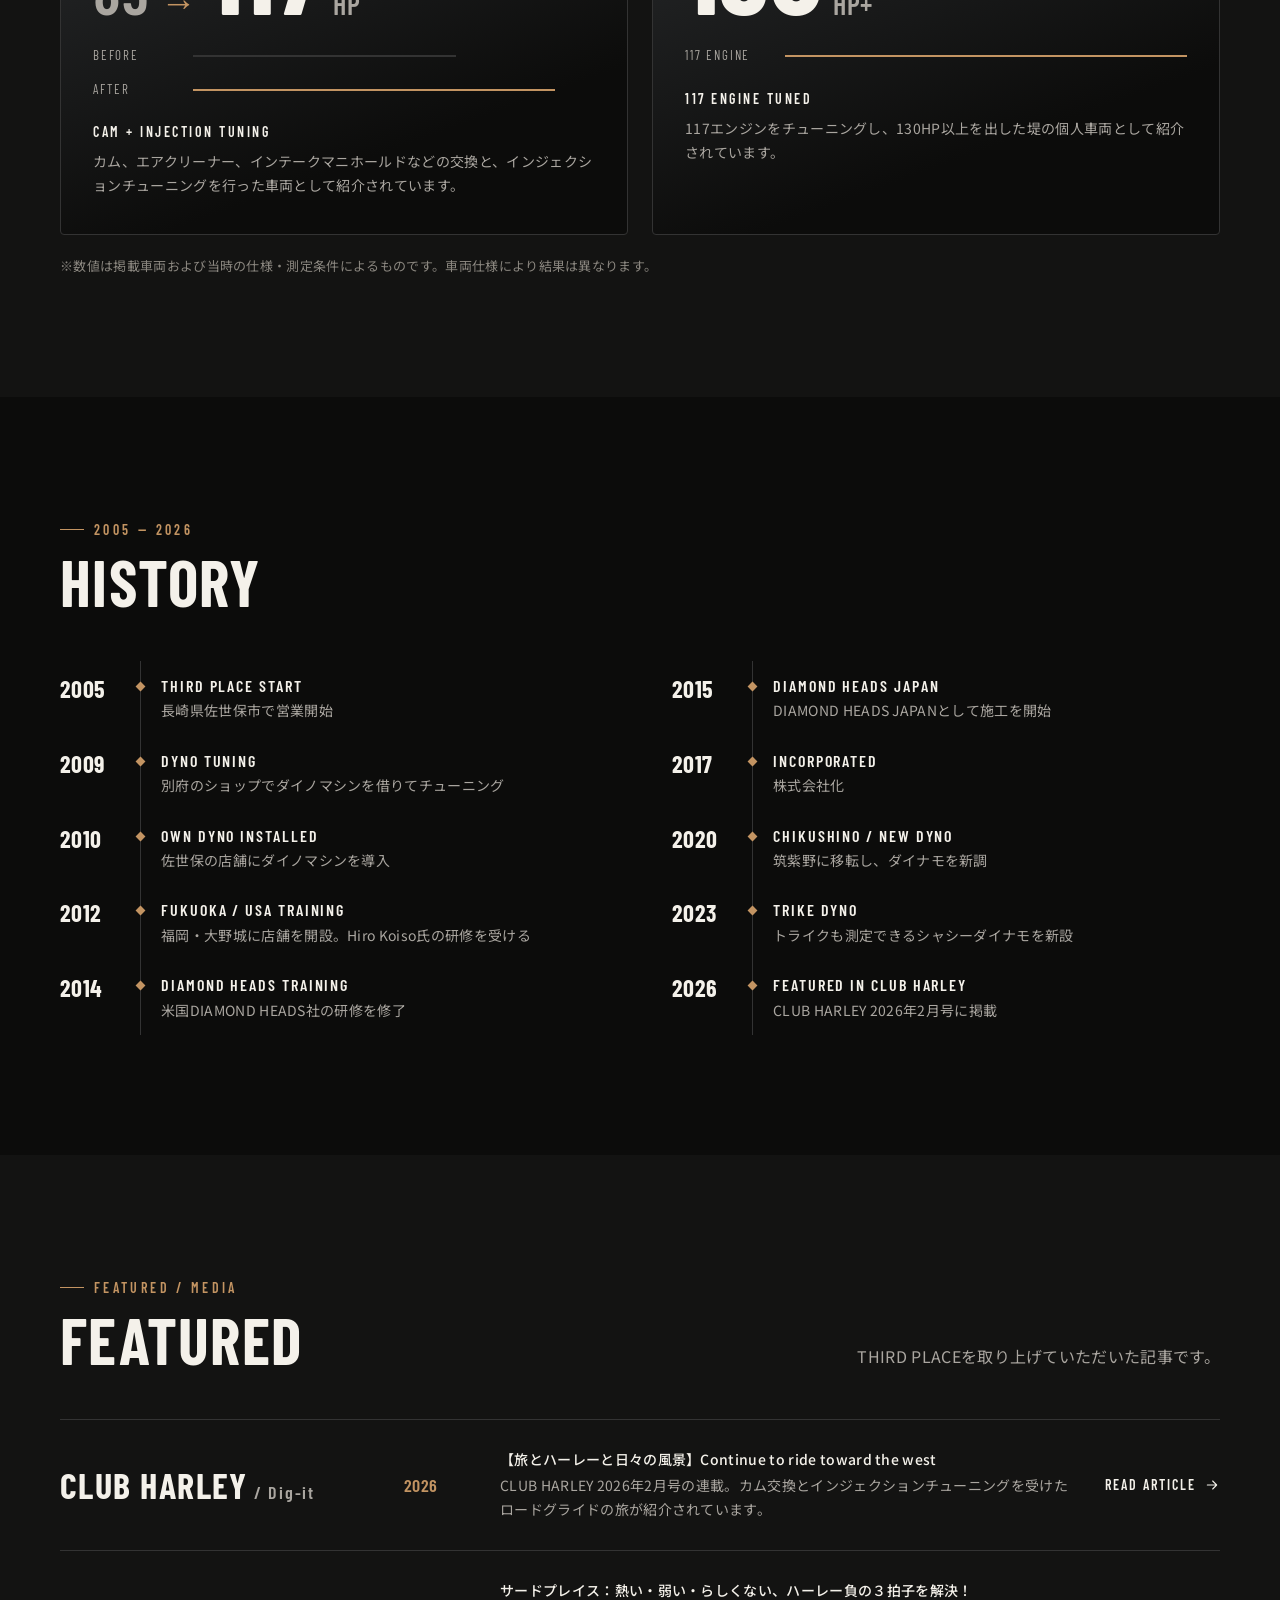
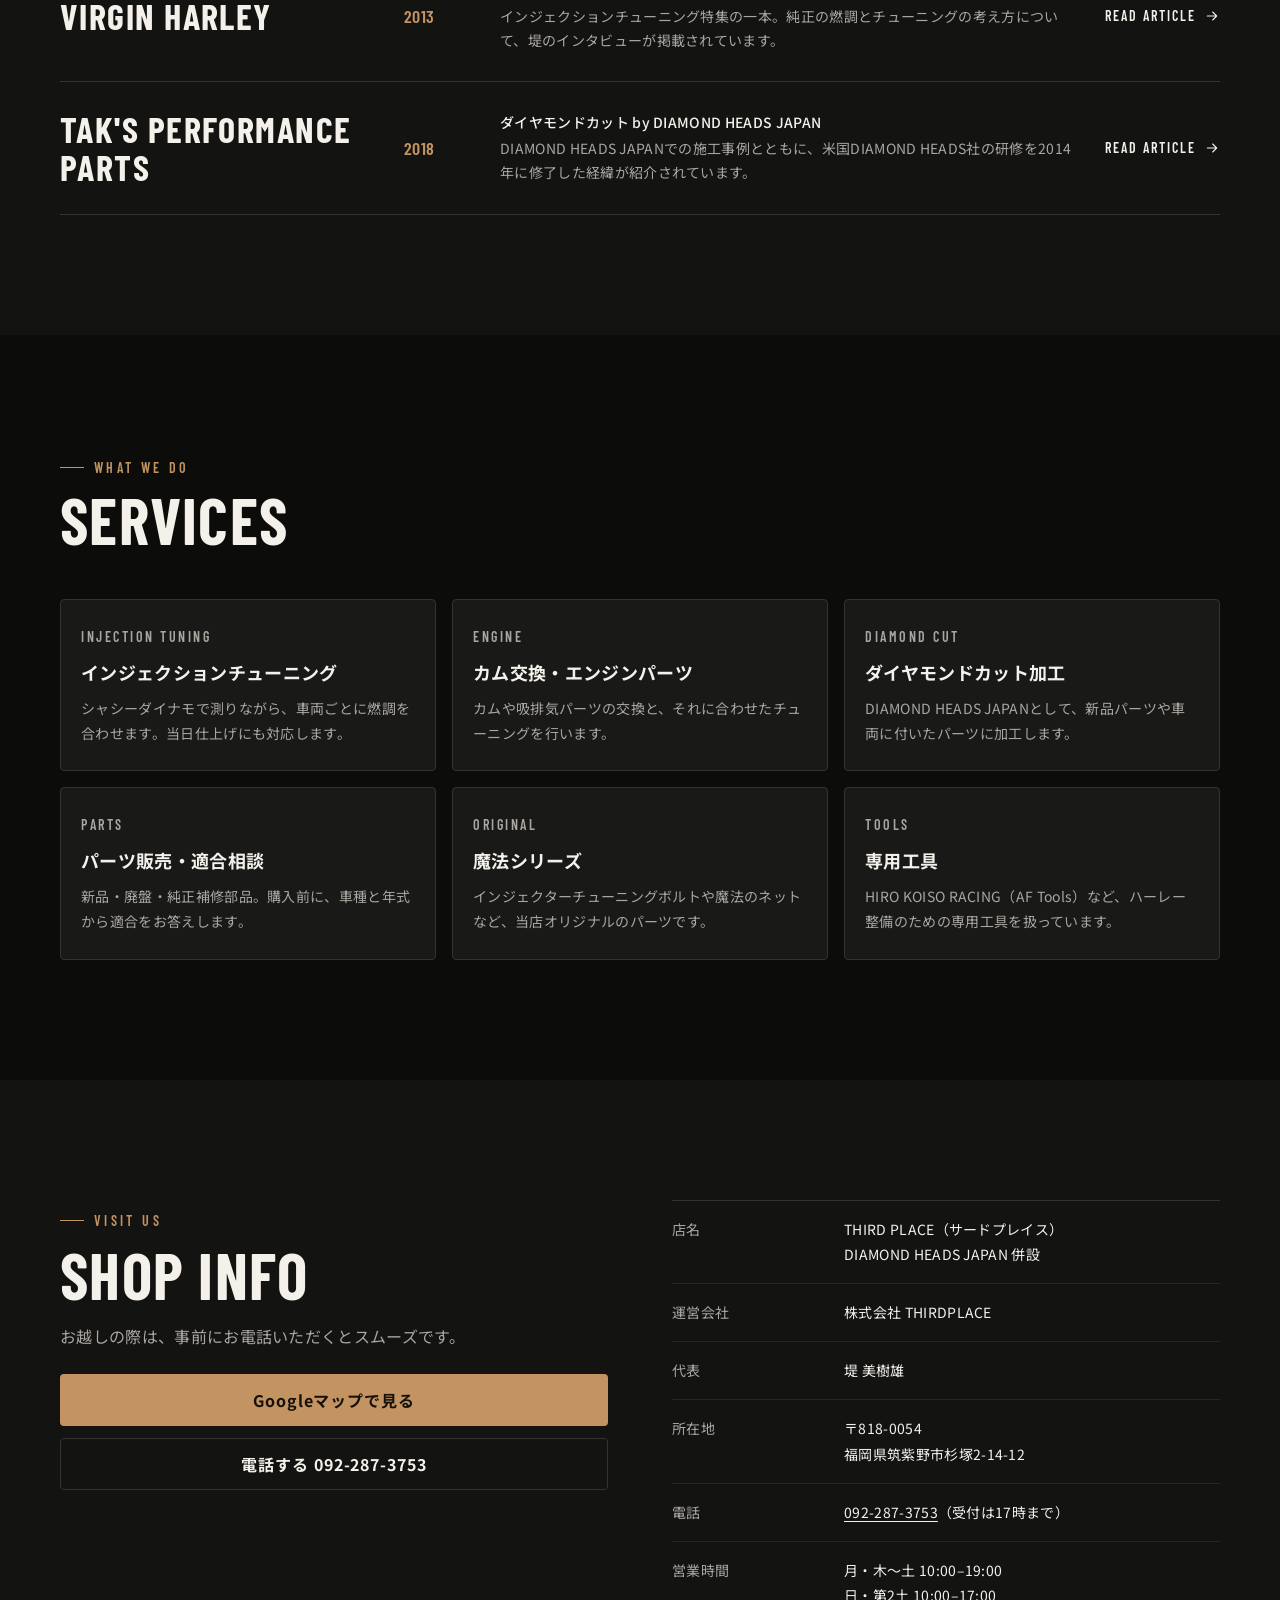
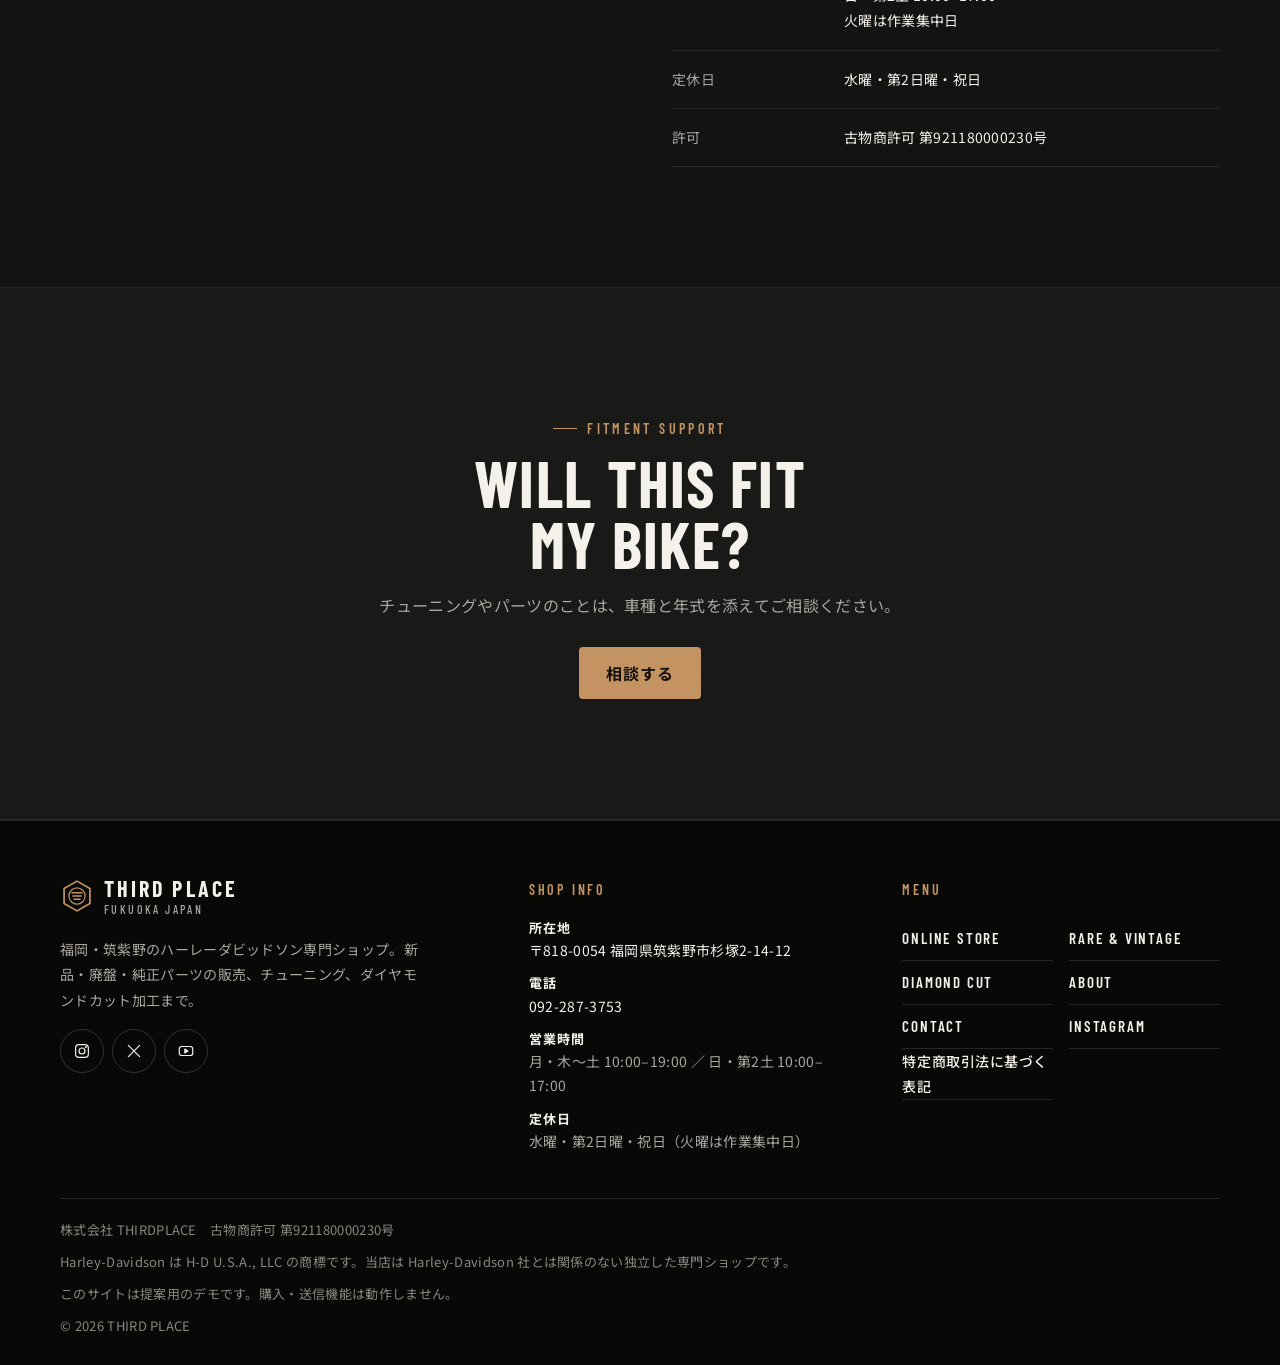
<file: about.html>
<!DOCTYPE html>
<html lang="ja">
<head>
  <meta charset="utf-8">
  <meta name="viewport" content="width=device-width, initial-scale=1, viewport-fit=cover">
  <title>THIRD PLACE PERFORMANCE｜代表・堤美樹雄とハーレーチューニングの歩み（福岡・筑紫野）</title>
  <meta name="description" content="福岡・筑紫野のハーレー専門店 THIRD PLACE（サードプレイス）代表・堤美樹雄の歩み。シャシーダイナモによるインジェクションチューニング、ボンネビルでの経験、DIAMOND HEADS JAPANのダイヤモンドカット、メディア掲載。">
  <meta name="robots" content="noindex, nofollow">
  <meta name="theme-color" content="#0c0c0b">
  <link rel="icon" href="assets/images/favicon.svg" type="image/svg+xml">
  <link rel="preconnect" href="https://fonts.googleapis.com">
  <link rel="preconnect" href="https://fonts.gstatic.com" crossorigin>
  <link rel="stylesheet" href="https://fonts.googleapis.com/css2?family=Barlow+Condensed:wght@500;600;700&family=Noto+Sans+JP:wght@400;500;700&display=swap">
  <link rel="stylesheet" href="css/style.css">
  <script>document.documentElement.classList.add("js");</script>
  <script type="application/ld+json">
  {
    "@context": "https://schema.org",
    "@type": "AboutPage",
    "name": "THIRD PLACE PERFORMANCE",
    "about": {
      "@type": "MotorcycleRepair",
      "name": "THIRD PLACE（サードプレイス）",
      "address": { "@type": "PostalAddress", "postalCode": "818-0054", "addressRegion": "福岡県", "addressLocality": "筑紫野市", "streetAddress": "杉塚2-14-12", "addressCountry": "JP" },
      "telephone": "+81-92-287-3753",
      "foundingDate": "2005",
      "founder": {
        "@type": "Person",
        "name": "堤 美樹雄",
        "alternateName": "Mikio Tsutsumi",
        "birthDate": "1974",
        "birthPlace": "長崎県長崎市",
        "jobTitle": "代表・チューナー"
      }
    }
  }
  </script>
</head>
<body data-page="about">
  <a class="skip-link" href="#main">本文へスキップ</a>
  <div data-chrome="header"></div>

  <main id="main" class="page-fade">
    <section class="page-hero page-hero--brand">
      <div class="container">
        <nav aria-label="パンくずリスト"><ol class="breadcrumb"><li><a href="index.html">HOME</a></li><li>THIRD PLACEについて</li></ol></nav>
        <h1 class="page-hero__title"><span class="visually-hidden">THIRD PLACEについて — </span>THIRD PLACE<br>PERFORMANCE</h1>
        <ul class="brand-lines" aria-label="ブランドコンセプト">
          <li>BUILT IN JAPAN.</li>
          <li>TESTED BY EXPERIENCE.</li>
          <li>CONNECTED TO BONNEVILLE.</li>
        </ul>
        <p class="page-hero__lead">福岡・筑紫野のハーレーダビッドソン専門店。シャシーダイナモによるインジェクションチューニングと、DIAMOND HEADS JAPANのダイヤモンドカット加工を行っています。</p>
      </div>
    </section>

    <!-- FOUNDER -->
    <section class="section" aria-labelledby="founder-title">
      <div class="container founder">
        <figure class="founder__photo reveal" data-render="founder-photo"></figure>
        <div class="founder__body">
          <div class="section-head__title reveal" style="margin-bottom:28px">
            <p class="eyebrow">FOUNDER &amp; TUNER</p>
            <h2 class="h2" id="founder-title">MIKIO<br>TSUTSUMI</h2>
            <p class="founder__name">堤 美樹雄</p>
          </div>
          <blockquote class="perf__quote reveal">
            <p>ハーレーという<wbr>最高の素材を生かし、<wbr>最高のものを提供する。</p>
          </blockquote>
          <ol class="story">
            <li class="story__item reveal"><span class="story__year">1974</span><p>長崎市生まれ。地元のハーレーショップで経験を積み、2005年に佐世保でTHIRD PLACEを始めました。</p></li>
            <li class="story__item reveal"><span class="story__year">2009</span><p>店にはまだダイノマシンがありませんでした。休日のたびに別府のショップでダイノマシンを借り、お客様の車両をチューニングしていました。</p></li>
            <li class="story__item reveal"><span class="story__year">NOW</span><p>今はトライクまで測定できるシャシーダイナモを備え、筑紫野の店で一台ずつ仕上げています。</p></li>
          </ol>
        </div>
      </div>
    </section>

    <!-- BONNEVILLE -->
    <section class="section salt" aria-labelledby="salt-title">
      <div class="container">
        <div class="salt__head reveal">
          <p class="eyebrow">BONNEVILLE EXPERIENCE</p>
          <h2 class="h2" id="salt-title">FROM THE STREET<br>TO THE SALT.</h2>
        </div>
        <div class="salt__photos" data-render="bonneville"></div>
        <div class="salt__copy">
          <p class="salt__catch reveal">速さのためだけではない。<br>世界最高速を追う現場で得た知識を、<br>毎日乗る一台の“気持ちよさ”へ。</p>
          <div class="reveal">
            <p class="salt__text">アメリカ・ユタ州で開かれるボンネビル・モーターサイクル・スピードトライアルズに、Hiro Koiso氏のチームの一員として同行しています。</p>
            <p class="dc__cite">CLUB HARLEY（2026年2月号）では、Hiro Koiso氏のチームに同行するようになって10年になるチューナーとして、「ヒロも認めるチューナー」と紹介されています。<a href="https://dig-it.media/clubharley/article/891694/" target="_blank" rel="noopener">記事を読む</a></p>
          </div>
        </div>
      </div>
    </section>

    <!-- PERFORMANCE PROOF -->
    <section class="section section--alt" aria-labelledby="proof-title">
      <div class="container">
        <div class="section-head reveal">
          <div class="section-head__title">
            <p class="eyebrow">CLUB HARLEY 2026年2月号より</p>
            <h2 class="h2" id="proof-title">PERFORMANCE,<br>PROVEN.</h2>
          </div>
        </div>
        <div class="proof-pair">
          <div class="proof reveal">
            <p class="proof__model">ROAD GLIDE</p>
            <p class="proof__nums"><span class="proof__from">85</span><span class="proof__arrow" aria-hidden="true">→</span><span class="proof__to">117</span><span class="proof__unit">HP</span><span class="visually-hidden">（85馬力から117馬力）</span></p>
            <div class="proof__bars" aria-hidden="true">
              <div class="proof__bar"><span>BEFORE</span><i style="--v:85"></i></div>
              <div class="proof__bar proof__bar--after"><span>AFTER</span><i style="--v:117"></i></div>
            </div>
            <p class="proof__spec">CAM + INJECTION TUNING</p>
            <p class="proof__src">カム、エアクリーナー、インテークマニホールドなどの交換と、インジェクションチューニングを行った車両として紹介されています。</p>
          </div>
          <div class="proof reveal">
            <p class="proof__model">LOW RIDER ST “EL DIABLO”</p>
            <p class="proof__nums"><span class="proof__to">130</span><span class="proof__unit">HP+</span><span class="visually-hidden">（130馬力以上）</span></p>
            <div class="proof__bars" aria-hidden="true">
              <div class="proof__bar proof__bar--after"><span>117 ENGINE</span><i style="--v:130"></i></div>
            </div>
            <p class="proof__spec">117 ENGINE TUNED</p>
            <p class="proof__src">117エンジンをチューニングし、130HP以上を出した堤の個人車両として紹介されています。</p>
          </div>
        </div>
        <p class="proof__note" style="margin-top:20px">※数値は掲載車両および当時の仕様・測定条件によるものです。車両仕様により結果は異なります。</p>
      </div>
    </section>

    <!-- HISTORY -->
    <section class="section" aria-labelledby="history-title">
      <div class="container">
        <div class="section-head reveal">
          <div class="section-head__title">
            <p class="eyebrow">2005 — 2026</p>
            <h2 class="h2" id="history-title">HISTORY</h2>
          </div>
        </div>
        <ol class="timeline" data-render="history"></ol>
      </div>
    </section>

    <!-- MEDIA -->
    <section class="section section--alt" aria-labelledby="media-title">
      <div class="container">
        <div class="section-head reveal">
          <div class="section-head__title">
            <p class="eyebrow">FEATURED / MEDIA</p>
            <h2 class="h2" id="media-title">FEATURED</h2>
          </div>
          <p class="section-lead">THIRD PLACEを取り上げていただいた記事です。</p>
        </div>
        <ul class="media-list" data-render="media"></ul>
      </div>
    </section>

    <!-- SERVICES -->
    <section class="section" aria-labelledby="service-title">
      <div class="container">
        <div class="section-head reveal">
          <div class="section-head__title">
            <p class="eyebrow">WHAT WE DO</p>
            <h2 class="h2" id="service-title">SERVICES</h2>
          </div>
        </div>
        <div class="services">
          <article class="service reveal"><p class="service__en">INJECTION TUNING</p><h3>インジェクションチューニング</h3><p>シャシーダイナモで測りながら、車両ごとに燃調を合わせます。当日仕上げにも対応します。</p></article>
          <article class="service reveal"><p class="service__en">ENGINE</p><h3>カム交換・エンジンパーツ</h3><p>カムや吸排気パーツの交換と、それに合わせたチューニングを行います。</p></article>
          <article class="service reveal"><p class="service__en">DIAMOND CUT</p><h3>ダイヤモンドカット加工</h3><p>DIAMOND HEADS JAPANとして、新品パーツや車両に付いたパーツに加工します。</p></article>
          <article class="service reveal"><p class="service__en">PARTS</p><h3>パーツ販売・適合相談</h3><p>新品・廃盤・純正補修部品。購入前に、車種と年式から適合をお答えします。</p></article>
          <article class="service reveal"><p class="service__en">ORIGINAL</p><h3>魔法シリーズ</h3><p>インジェクターチューニングボルトや魔法のネットなど、当店オリジナルのパーツです。</p></article>
          <article class="service reveal"><p class="service__en">TOOLS</p><h3>専用工具</h3><p>HIRO KOISO RACING（AF Tools）など、ハーレー整備のための専用工具を扱っています。</p></article>
        </div>
      </div>
    </section>

    <section class="section section--alt" aria-labelledby="info-title">
      <div class="container split">
        <div class="reveal">
          <p class="eyebrow" style="margin-bottom:12px">VISIT US</p>
          <h2 class="h2" id="info-title">SHOP INFO</h2>
          <p class="section-lead" style="margin-top:16px">お越しの際は、事前にお電話いただくとスムーズです。</p>
          <p style="margin-top:24px; display:grid; gap:12px">
            <a class="btn btn--primary" href="https://www.google.com/maps/search/?api=1&amp;query=%E7%A6%8F%E5%B2%A1%E7%9C%8C%E7%AD%91%E7%B4%AB%E9%87%8E%E5%B8%82%E6%9D%89%E5%A1%9A2-14-12" target="_blank" rel="noopener">Googleマップで見る</a>
            <a class="btn btn--line" href="tel:0922873753">電話する 092-287-3753</a>
          </p>
        </div>
        <dl class="info-table reveal">
          <div><dt>店名</dt><dd>THIRD PLACE（サードプレイス）<br>DIAMOND HEADS JAPAN 併設</dd></div>
          <div><dt>運営会社</dt><dd>株式会社 THIRDPLACE</dd></div>
          <div><dt>代表</dt><dd>堤 美樹雄</dd></div>
          <div><dt>所在地</dt><dd>〒818-0054<br>福岡県筑紫野市杉塚2-14-12</dd></div>
          <div><dt>電話</dt><dd><a href="tel:0922873753">092-287-3753</a>（受付は17時まで）</dd></div>
          <div><dt>営業時間</dt><dd>月・木〜土 10:00–19:00<br>日・第2土 10:00–17:00<br>火曜は作業集中日</dd></div>
          <div><dt>定休日</dt><dd>水曜・第2日曜・祝日</dd></div>
          <div><dt>許可</dt><dd>古物商許可 第921180000230号</dd></div>
        </dl>
      </div>
    </section>

    <section class="section fitment">
      <div class="container" style="text-align:center">
        <p class="eyebrow" style="justify-content:center">FITMENT SUPPORT</p>
        <h2 class="h2" style="margin-top:12px">WILL THIS FIT<br>MY BIKE?</h2>
        <p class="section-lead" style="margin:16px auto 28px">チューニングやパーツのことは、車種と年式を添えてご相談ください。</p>
        <a class="btn btn--primary" href="contact.html">相談する</a>
      </div>
    </section>
  </main>

  <div data-chrome="footer"></div>

  <script src="data/products.js" defer></script>
  <script src="data/site.js" defer></script>
  <script src="js/main.js" defer></script>
</body>
</html>
</file>
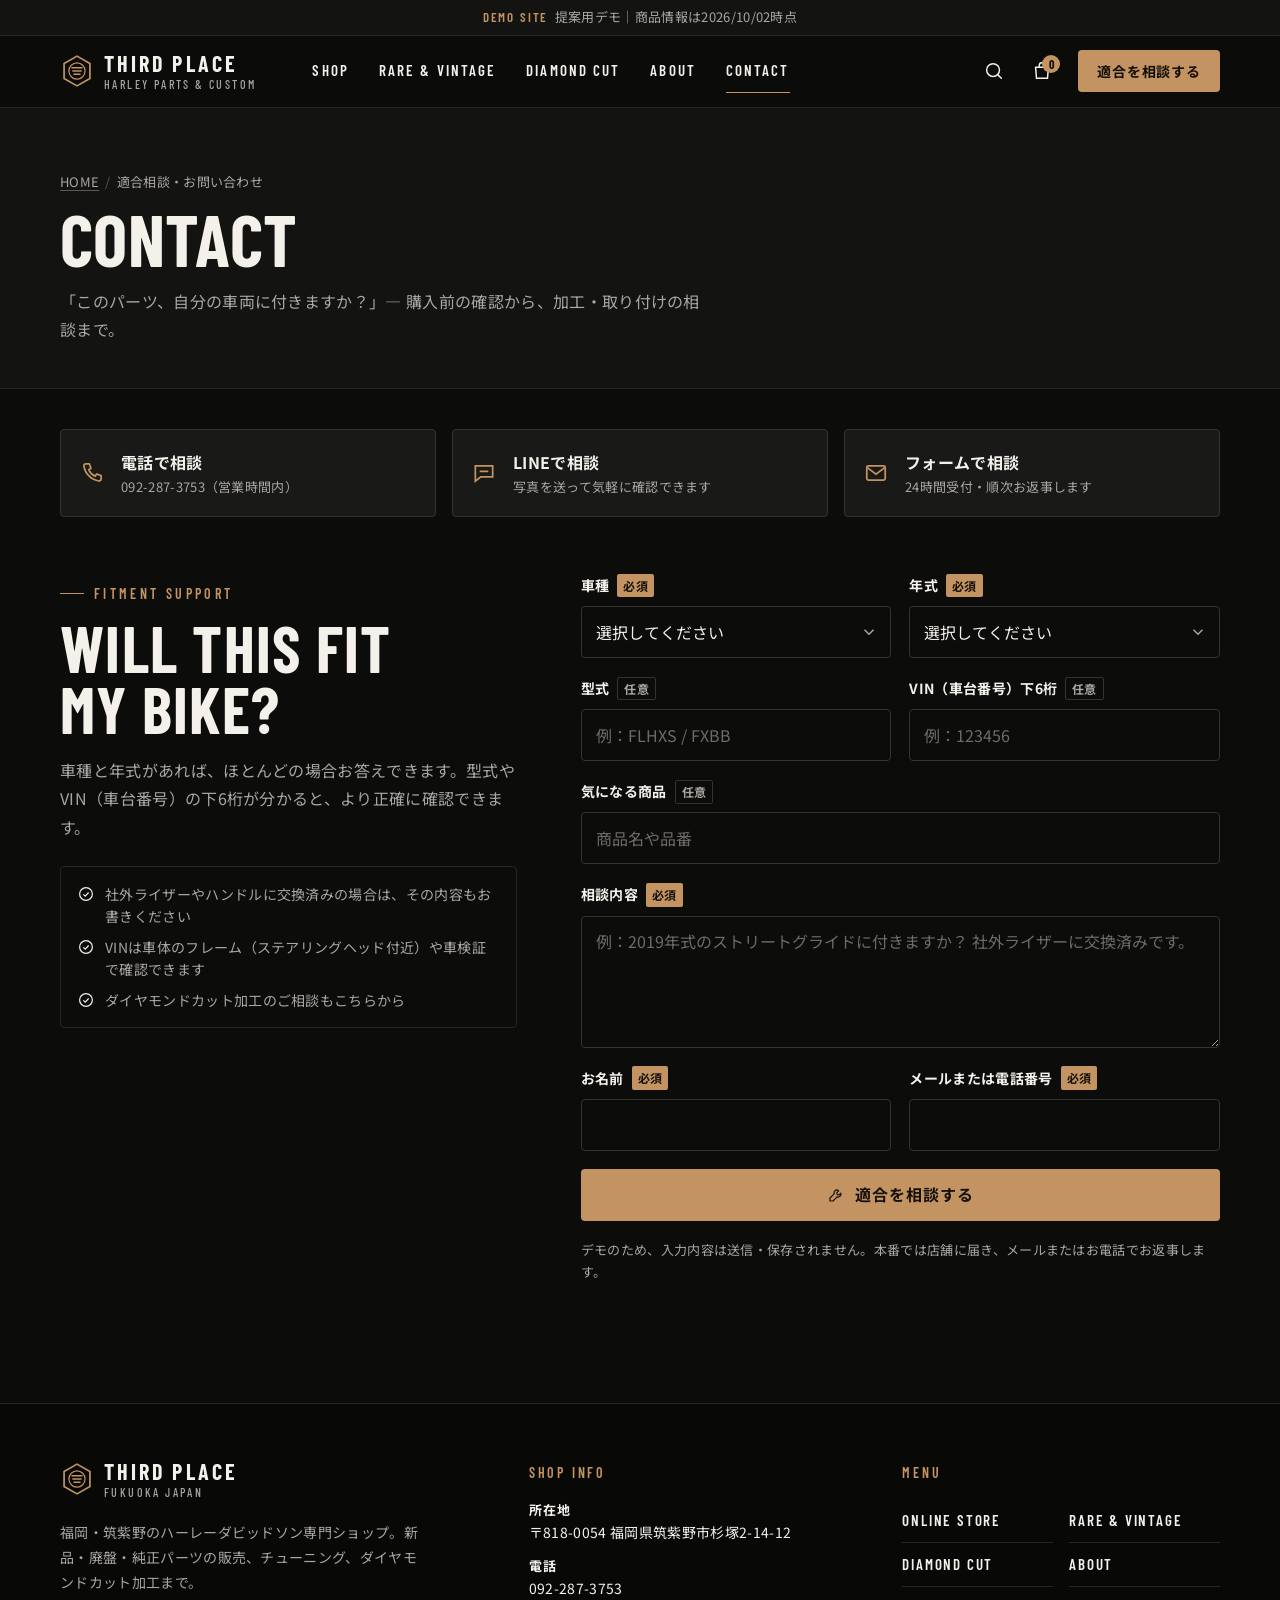
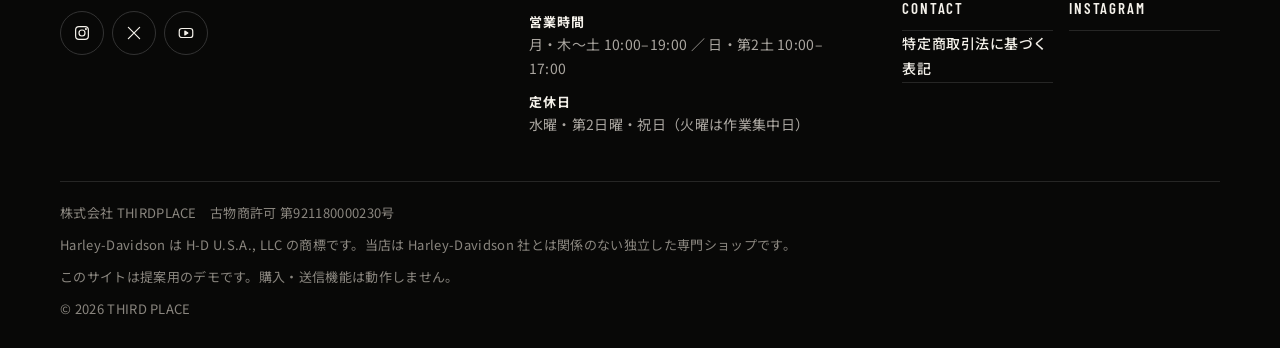
<file: contact.html>
<!DOCTYPE html>
<html lang="ja">
<head>
  <meta charset="utf-8">
  <meta name="viewport" content="width=device-width, initial-scale=1, viewport-fit=cover">
  <title>適合相談・お問い合わせ｜ハーレーパーツ THIRD PLACE</title>
  <meta name="description" content="ハーレーダビッドソン用パーツの適合相談・お問い合わせ。車種・年式・型式・VINをお知らせいただければ、装着できるかをお答えします。">
  <meta name="robots" content="noindex, nofollow">
  <meta name="theme-color" content="#0c0c0b">
  <link rel="icon" href="assets/images/favicon.svg" type="image/svg+xml">
  <link rel="preconnect" href="https://fonts.googleapis.com">
  <link rel="preconnect" href="https://fonts.gstatic.com" crossorigin>
  <link rel="stylesheet" href="https://fonts.googleapis.com/css2?family=Barlow+Condensed:wght@500;600;700&family=Noto+Sans+JP:wght@400;500;700&display=swap">
  <link rel="stylesheet" href="css/style.css">
  <script>document.documentElement.classList.add("js");</script>
</head>
<body data-page="contact">
  <a class="skip-link" href="#main">本文へスキップ</a>
  <div data-chrome="header"></div>

  <main id="main" class="page-fade">
    <section class="page-hero">
      <div class="container">
        <nav aria-label="パンくずリスト"><ol class="breadcrumb"><li><a href="index.html">HOME</a></li><li>適合相談・お問い合わせ</li></ol></nav>
        <h1 class="page-hero__title"><span class="visually-hidden">適合相談・お問い合わせ — </span>CONTACT</h1>
        <p class="page-hero__lead">「このパーツ、自分の車両に付きますか？」— 購入前の確認から、加工・取り付けの相談まで。</p>
      </div>
    </section>

    <section class="section" style="padding-top:40px">
      <div class="container">
        <div class="contact-ways reveal">
          <a class="contact-way" href="tel:0922873753">
            <svg viewBox="0 0 24 24" fill="none" stroke="currentColor" stroke-width="1.6" aria-hidden="true"><path d="M6.5 3.5h3l1.5 4-2 1.5a11 11 0 005.9 5.9l1.5-2 4 1.5v3a2 2 0 01-2 2A16.5 16.5 0 014.5 5.5a2 2 0 012-2z"/></svg>
            <div><b>電話で相談</b><span>092-287-3753（営業時間内）</span></div>
          </a>
          <a class="contact-way" id="line" href="#line" data-demo-msg="デモ：本番ではLINE公式アカウントの友だち追加画面に移動します。">
            <svg viewBox="0 0 24 24" fill="none" stroke="currentColor" stroke-width="1.6" aria-hidden="true"><path d="M4 5.5h16v10H9l-5 4v-14z"/><path d="M8 10.5h8"/></svg>
            <div><b>LINEで相談</b><span>写真を送って気軽に確認できます</span></div>
          </a>
          <a class="contact-way" href="#form">
            <svg viewBox="0 0 24 24" fill="none" stroke="currentColor" stroke-width="1.6" aria-hidden="true"><rect x="3.5" y="5.5" width="17" height="13" rx="1.5"/><path d="M4 7l8 6 8-6"/></svg>
            <div><b>フォームで相談</b><span>24時間受付・順次お返事します</span></div>
          </a>
        </div>

        <div class="fitment__grid" style="margin-top:56px" id="form">
          <div class="reveal">
            <p class="eyebrow" style="margin-bottom:12px">FITMENT SUPPORT</p>
            <h2 class="h2">WILL THIS FIT<br>MY BIKE?</h2>
            <p class="fitment__text" style="margin-top:16px">車種と年式があれば、ほとんどの場合お答えできます。型式やVIN（車台番号）の下6桁が分かると、より正確に確認できます。</p>
            <ul class="pdp__ship" style="margin-top:24px">
              <li><svg viewBox="0 0 24 24" fill="none" stroke="currentColor" stroke-width="1.6" aria-hidden="true"><circle cx="12" cy="12" r="8.5"/><path d="M8.5 12.5l2.5 2.5 4.5-5"/></svg><span>社外ライザーやハンドルに交換済みの場合は、その内容もお書きください</span></li>
              <li><svg viewBox="0 0 24 24" fill="none" stroke="currentColor" stroke-width="1.6" aria-hidden="true"><circle cx="12" cy="12" r="8.5"/><path d="M8.5 12.5l2.5 2.5 4.5-5"/></svg><span>VINは車体のフレーム（ステアリングヘッド付近）や車検証で確認できます</span></li>
              <li><svg viewBox="0 0 24 24" fill="none" stroke="currentColor" stroke-width="1.6" aria-hidden="true"><circle cx="12" cy="12" r="8.5"/><path d="M8.5 12.5l2.5 2.5 4.5-5"/></svg><span>ダイヤモンドカット加工のご相談もこちらから</span></li>
            </ul>
          </div>
          <div class="reveal" data-render="fitment-form"></div>
        </div>
      </div>
    </section>
  </main>

  <div data-chrome="footer"></div>

  <script src="data/products.js" defer></script>
  <script src="data/bikes.js" defer></script>
  <script src="js/main.js" defer></script>
</body>
</html>
</file>
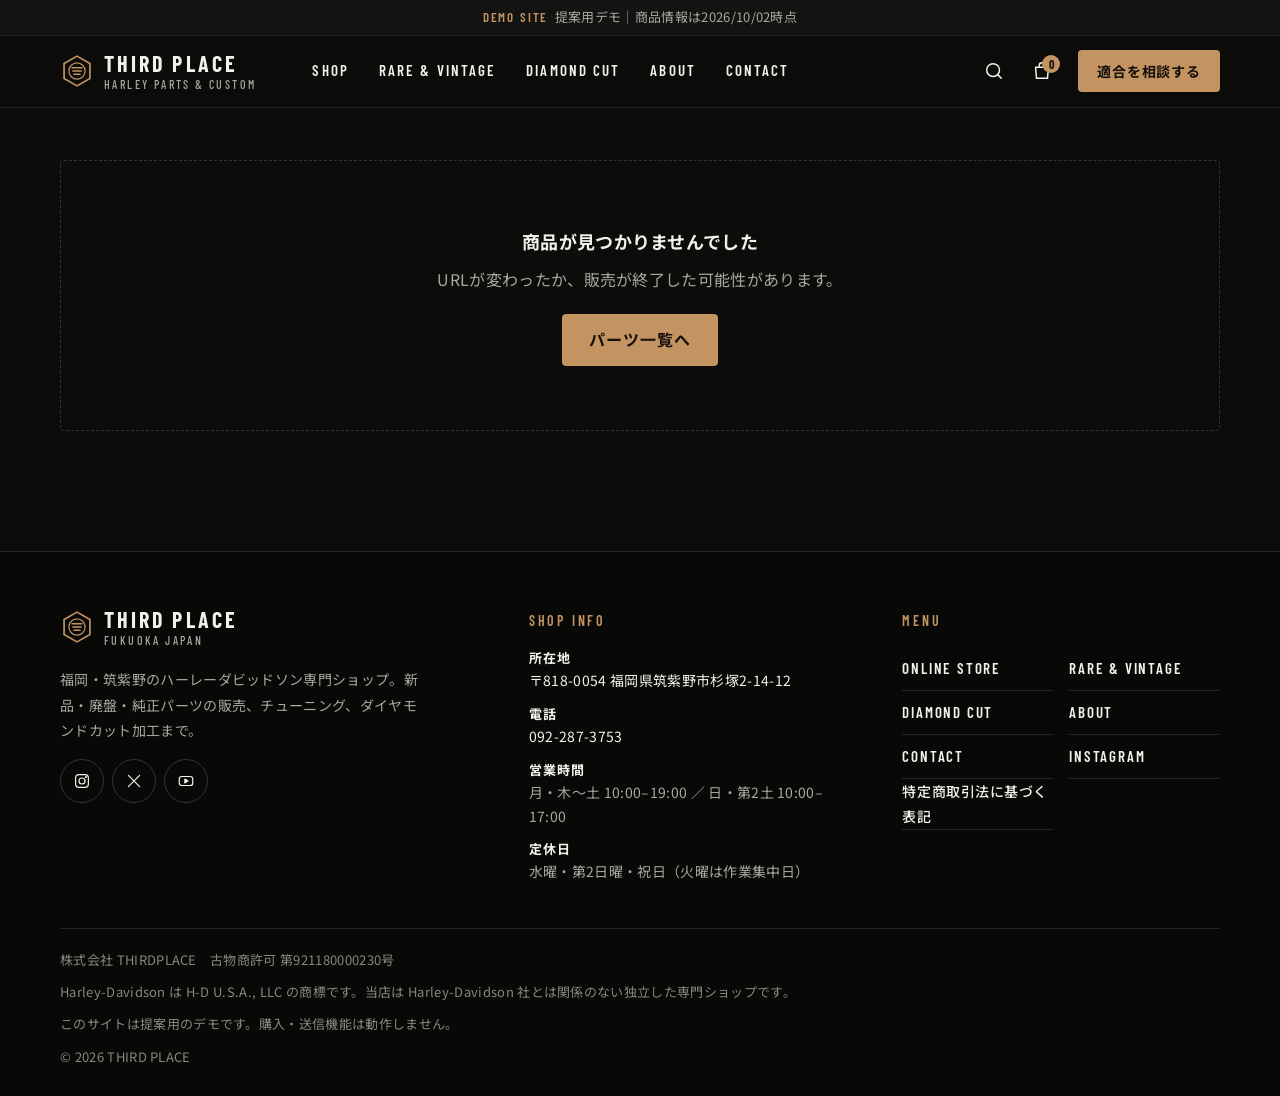
<file: product.html>
<!DOCTYPE html>
<html lang="ja">
<head>
  <meta charset="utf-8">
  <meta name="viewport" content="width=device-width, initial-scale=1, viewport-fit=cover">
  <title>商品詳細｜ハーレーダビッドソン パーツ通販 THIRD PLACE</title>
  <meta name="description" content="ハーレーダビッドソン用パーツの商品詳細。適合車種・年式・品番・状態を確認し、購入前に適合を相談できます。">
  <meta name="robots" content="noindex, nofollow">
  <meta name="theme-color" content="#0c0c0b">
  <link rel="icon" href="assets/images/favicon.svg" type="image/svg+xml">
  <link rel="preconnect" href="https://fonts.googleapis.com">
  <link rel="preconnect" href="https://fonts.gstatic.com" crossorigin>
  <link rel="stylesheet" href="https://fonts.googleapis.com/css2?family=Barlow+Condensed:wght@500;600;700&family=Noto+Sans+JP:wght@400;500;700&display=swap">
  <link rel="stylesheet" href="css/style.css">
  <script>document.documentElement.classList.add("js");</script>
</head>
<body data-page="product">
  <a class="skip-link" href="#main">本文へスキップ</a>
  <div data-chrome="header"></div>

  <main id="main" class="page-fade">
    <div class="pdp">
      <div class="container" data-pdp>
        <noscript><p>商品情報の表示にはJavaScriptを有効にしてください。</p></noscript>
      </div>
    </div>
  </main>

  <div data-chrome="footer"></div>

  <script src="data/products.js" defer></script>
  <script src="js/main.js" defer></script>
  <script src="js/product.js" defer></script>
</body>
</html>
</file>
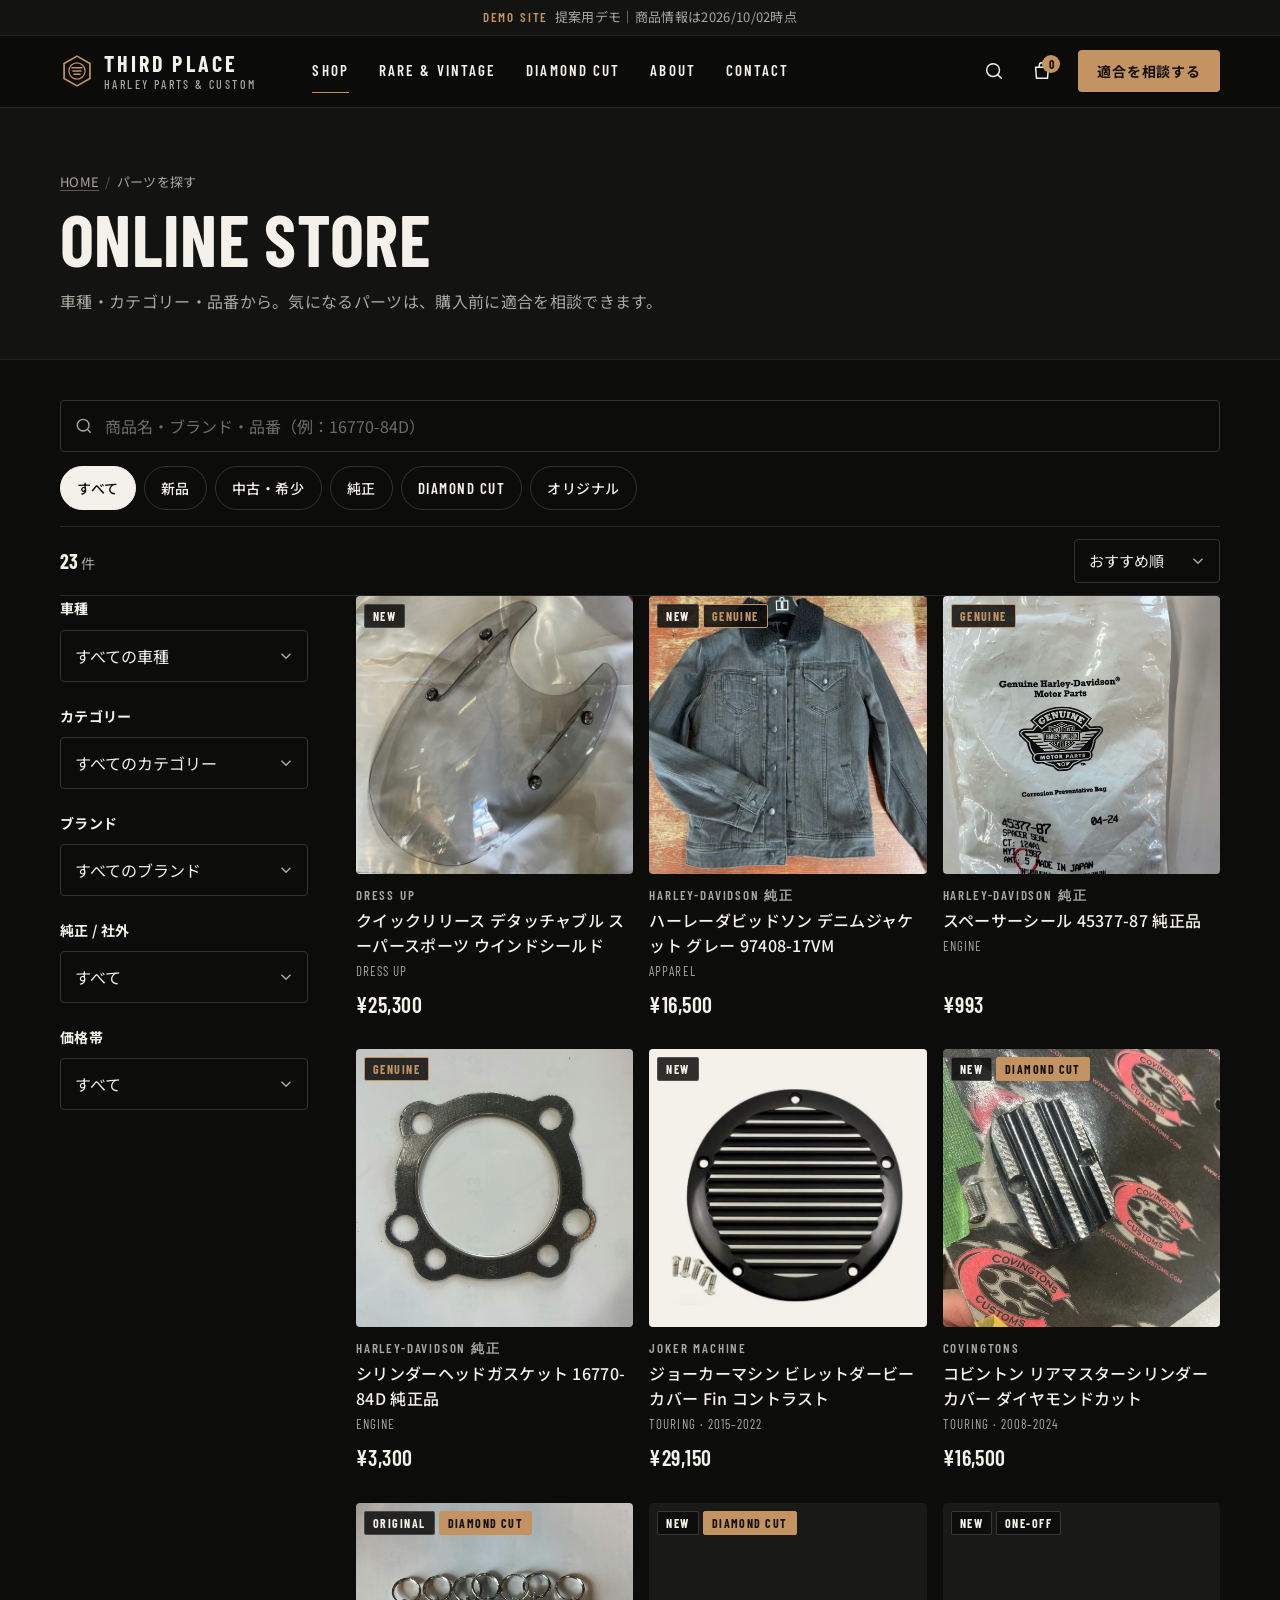
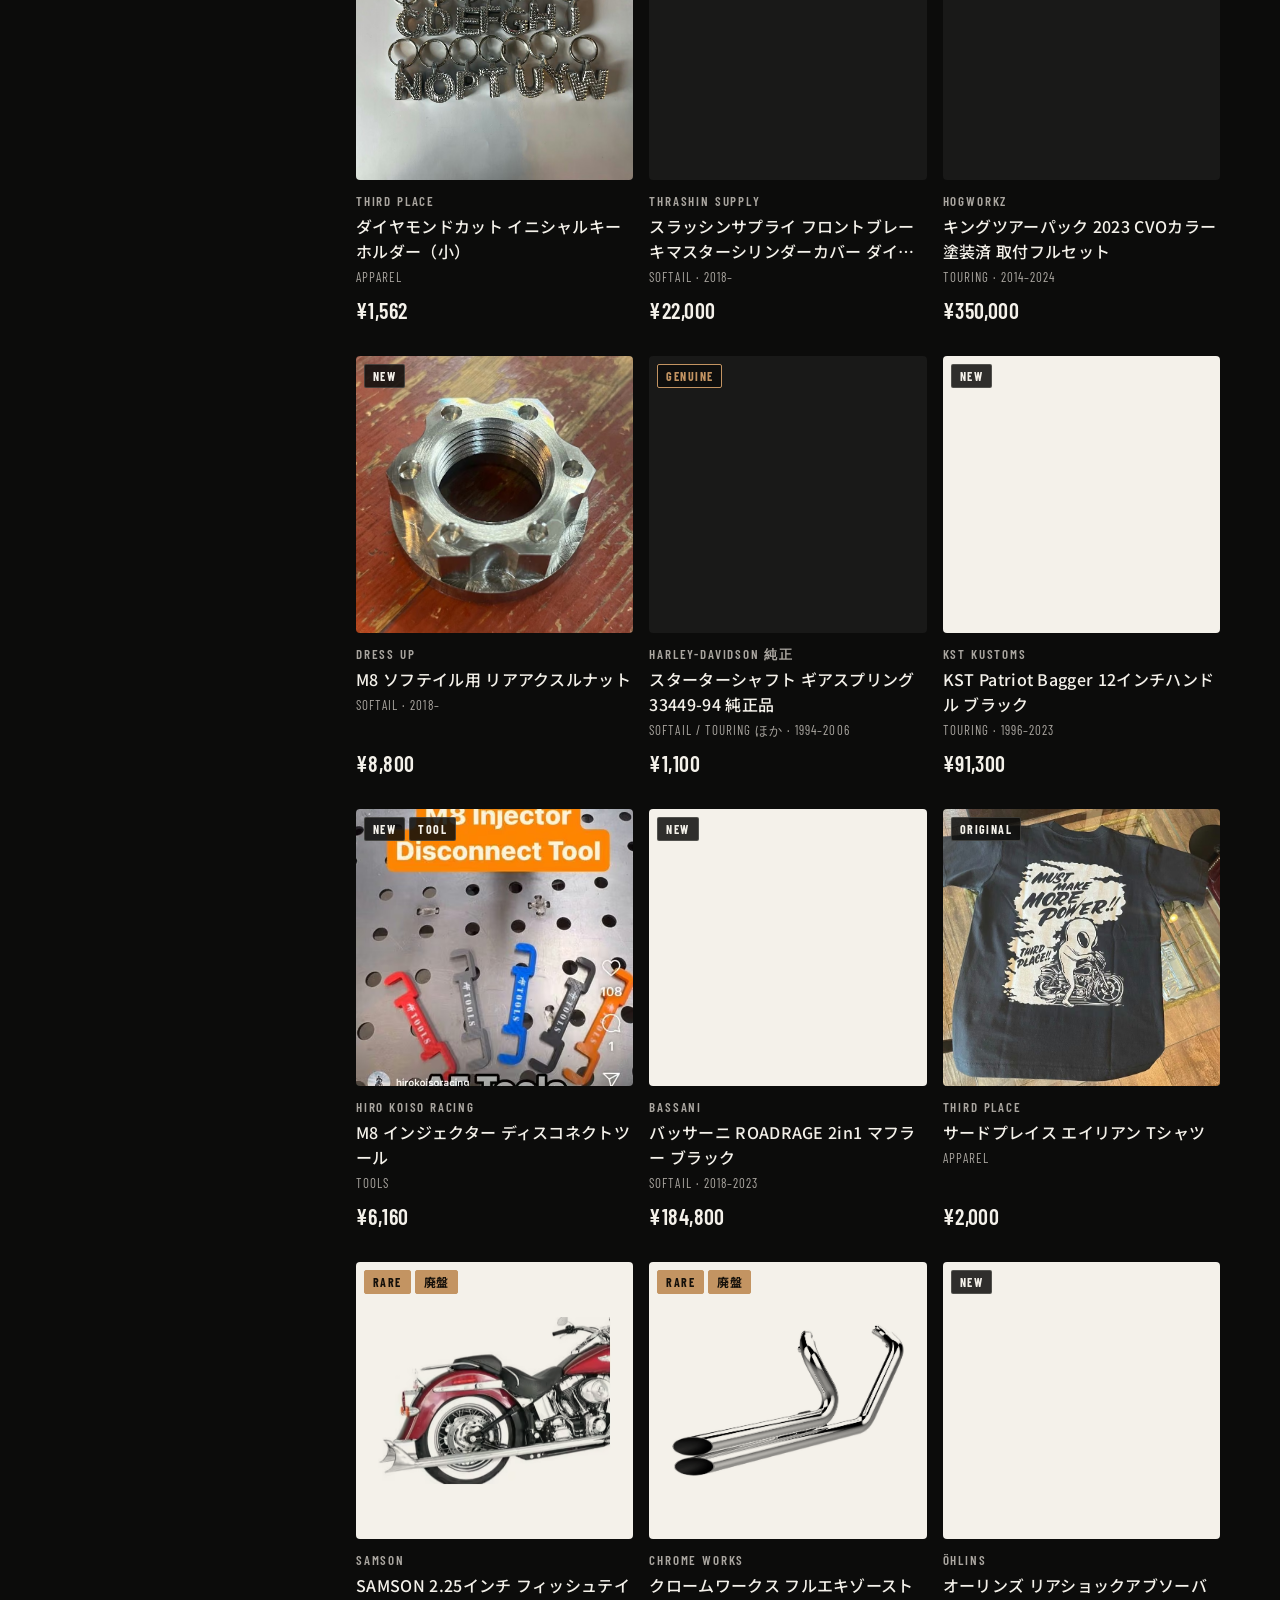
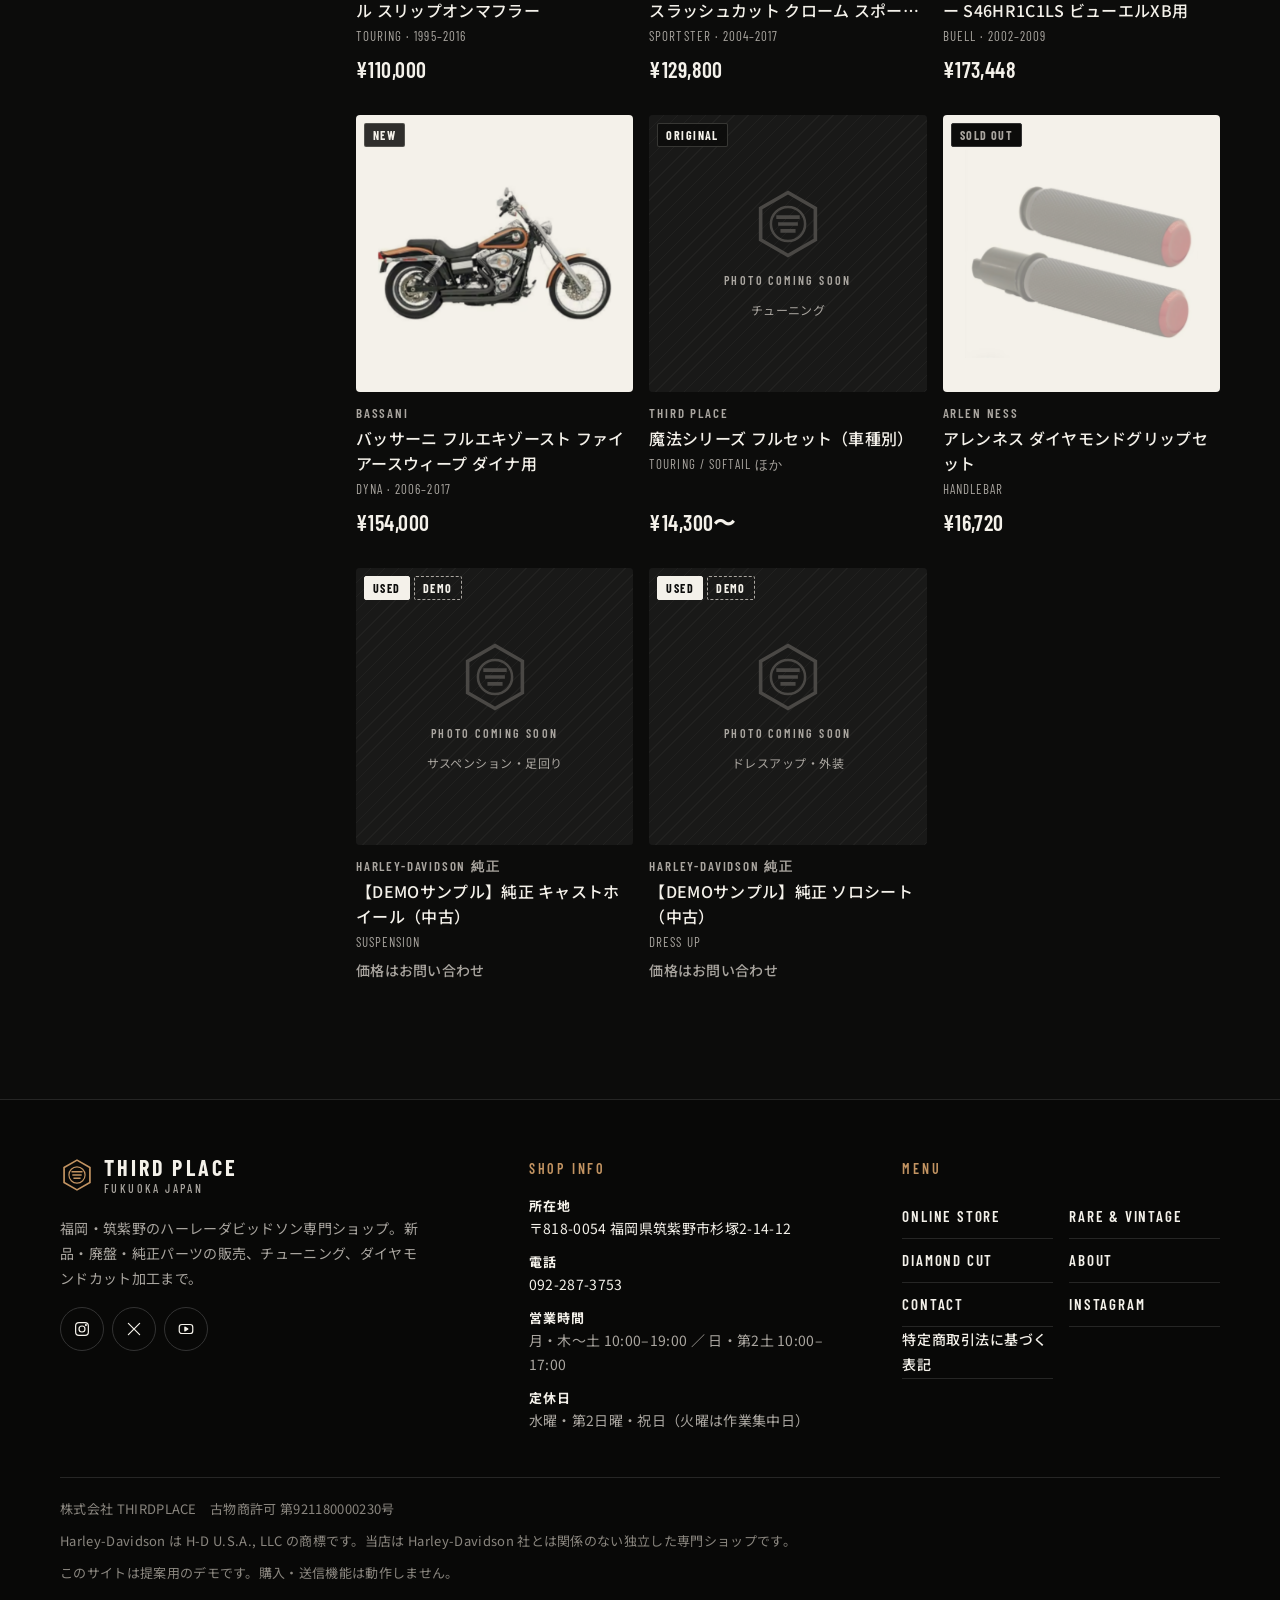
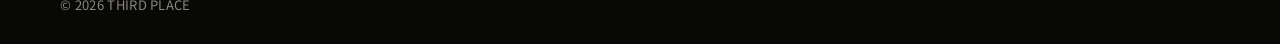
<file: products.html>
<!DOCTYPE html>
<html lang="ja">
<head>
  <meta charset="utf-8">
  <meta name="viewport" content="width=device-width, initial-scale=1, viewport-fit=cover">
  <title>パーツを探す｜ハーレーダビッドソン パーツ通販 THIRD PLACE</title>
  <meta name="description" content="ハーレーダビッドソンのパーツを車種・年式・カテゴリー・ブランド・品番から検索。マフラー、ハンドル、純正補修部品、廃盤パーツ、ダイヤモンドカット加工品まで。">
  <meta name="robots" content="noindex, nofollow">
  <meta name="theme-color" content="#0c0c0b">
  <link rel="icon" href="assets/images/favicon.svg" type="image/svg+xml">
  <link rel="preconnect" href="https://fonts.googleapis.com">
  <link rel="preconnect" href="https://fonts.gstatic.com" crossorigin>
  <link rel="stylesheet" href="https://fonts.googleapis.com/css2?family=Barlow+Condensed:wght@500;600;700&family=Noto+Sans+JP:wght@400;500;700&display=swap">
  <link rel="stylesheet" href="css/style.css">
  <script>document.documentElement.classList.add("js");</script>
</head>
<body data-page="products">
  <a class="skip-link" href="#main">本文へスキップ</a>
  <div data-chrome="header"></div>

  <main id="main" class="page-fade">
    <section class="page-hero">
      <div class="container">
        <nav aria-label="パンくずリスト"><ol class="breadcrumb"><li><a href="index.html">HOME</a></li><li>パーツを探す</li></ol></nav>
        <h1 class="page-hero__title"><span class="visually-hidden">ハーレーダビッドソン パーツを探す — </span>ONLINE STORE</h1>
        <p class="page-hero__lead">車種・カテゴリー・品番から。気になるパーツは、購入前に適合を相談できます。</p>
      </div>
    </section>

    <section class="shop" aria-label="商品一覧">
      <div class="container">
        <form class="shop__search" role="search" data-search-form>
          <label class="visually-hidden" for="q">キーワード・品番で検索</label>
          <svg viewBox="0 0 24 24" fill="none" stroke="currentColor" stroke-width="1.6" aria-hidden="true"><circle cx="11" cy="11" r="7"/><path d="M20 20l-3.5-3.5"/></svg>
          <input class="input" type="search" id="q" name="q" placeholder="商品名・ブランド・品番（例：16770-84D）" autocomplete="off" enterkeyhint="search">
        </form>
        <div class="type-chips" role="group" aria-label="状態で絞り込み" data-type-chips></div>

        <div class="shop__bar">
          <p class="shop__count" aria-live="polite"><b data-count>0</b>件</p>
          <div class="shop__bar-actions">
            <button class="filter-btn" type="button" data-open-filters aria-controls="filters" aria-expanded="false">
              <svg viewBox="0 0 24 24" fill="none" stroke="currentColor" stroke-width="1.6" aria-hidden="true"><path d="M4 6h16M7 12h10M10 18h4"/></svg>
              絞り込み<span class="filter-btn__count" data-filter-count></span>
            </button>
            <label class="visually-hidden" for="sort">並び替え</label>
            <select class="select" id="sort" data-filter="sort">
              <option value="recommended">おすすめ順</option>
              <option value="new">新着順</option>
              <option value="price-asc">価格が安い順</option>
              <option value="price-desc">価格が高い順</option>
            </select>
          </div>
        </div>
        <div class="active-filters" data-active-filters></div>

        <div class="shop__layout">
          <aside class="filters" id="filters" aria-label="絞り込み条件">
            <div class="filters__head">
              <h2>絞り込み</h2>
              <button class="icon-btn" type="button" data-close-filters aria-label="閉じる">
                <svg viewBox="0 0 24 24" fill="none" stroke="currentColor" stroke-width="1.6" aria-hidden="true"><path d="M6 6l12 12M18 6L6 18"/></svg>
              </button>
            </div>
            <div class="filters__group">
              <label class="filters__label" for="f-model">車種</label>
              <select class="select" id="f-model" data-filter="model"></select>
            </div>
            <div class="filters__group">
              <label class="filters__label" for="f-cat">カテゴリー</label>
              <select class="select" id="f-cat" data-filter="cat"></select>
            </div>
            <div class="filters__group">
              <label class="filters__label" for="f-brand">ブランド</label>
              <select class="select" id="f-brand" data-filter="brand"></select>
            </div>
            <div class="filters__group">
              <label class="filters__label" for="f-source">純正 / 社外</label>
              <select class="select" id="f-source" data-filter="source">
                <option value="">すべて</option>
                <option value="oem">純正品</option>
                <option value="aftermarket">社外品</option>
                <option value="original">ショップオリジナル</option>
              </select>
            </div>
            <div class="filters__group">
              <label class="filters__label" for="f-price">価格帯</label>
              <select class="select" id="f-price" data-filter="price">
                <option value="">すべて</option>
                <option value="0-5000">〜5,000円</option>
                <option value="5000-30000">5,000〜30,000円</option>
                <option value="30000-100000">30,000〜100,000円</option>
                <option value="100000-">100,000円〜</option>
              </select>
            </div>
            <div class="filters__foot">
              <button class="btn btn--line" type="button" data-clear-filters>クリア</button>
              <button class="btn btn--primary" type="button" data-close-filters><span data-apply-label>表示する</span></button>
            </div>
          </aside>
          <div class="sheet-backdrop" data-close-filters></div>

          <div>
            <div class="product-grid" data-results></div>
          </div>
        </div>
      </div>
    </section>
  </main>

  <div data-chrome="footer"></div>

  <script src="data/products.js" defer></script>
  <script src="js/main.js" defer></script>
  <script src="js/products.js" defer></script>
</body>
</html>
</file>
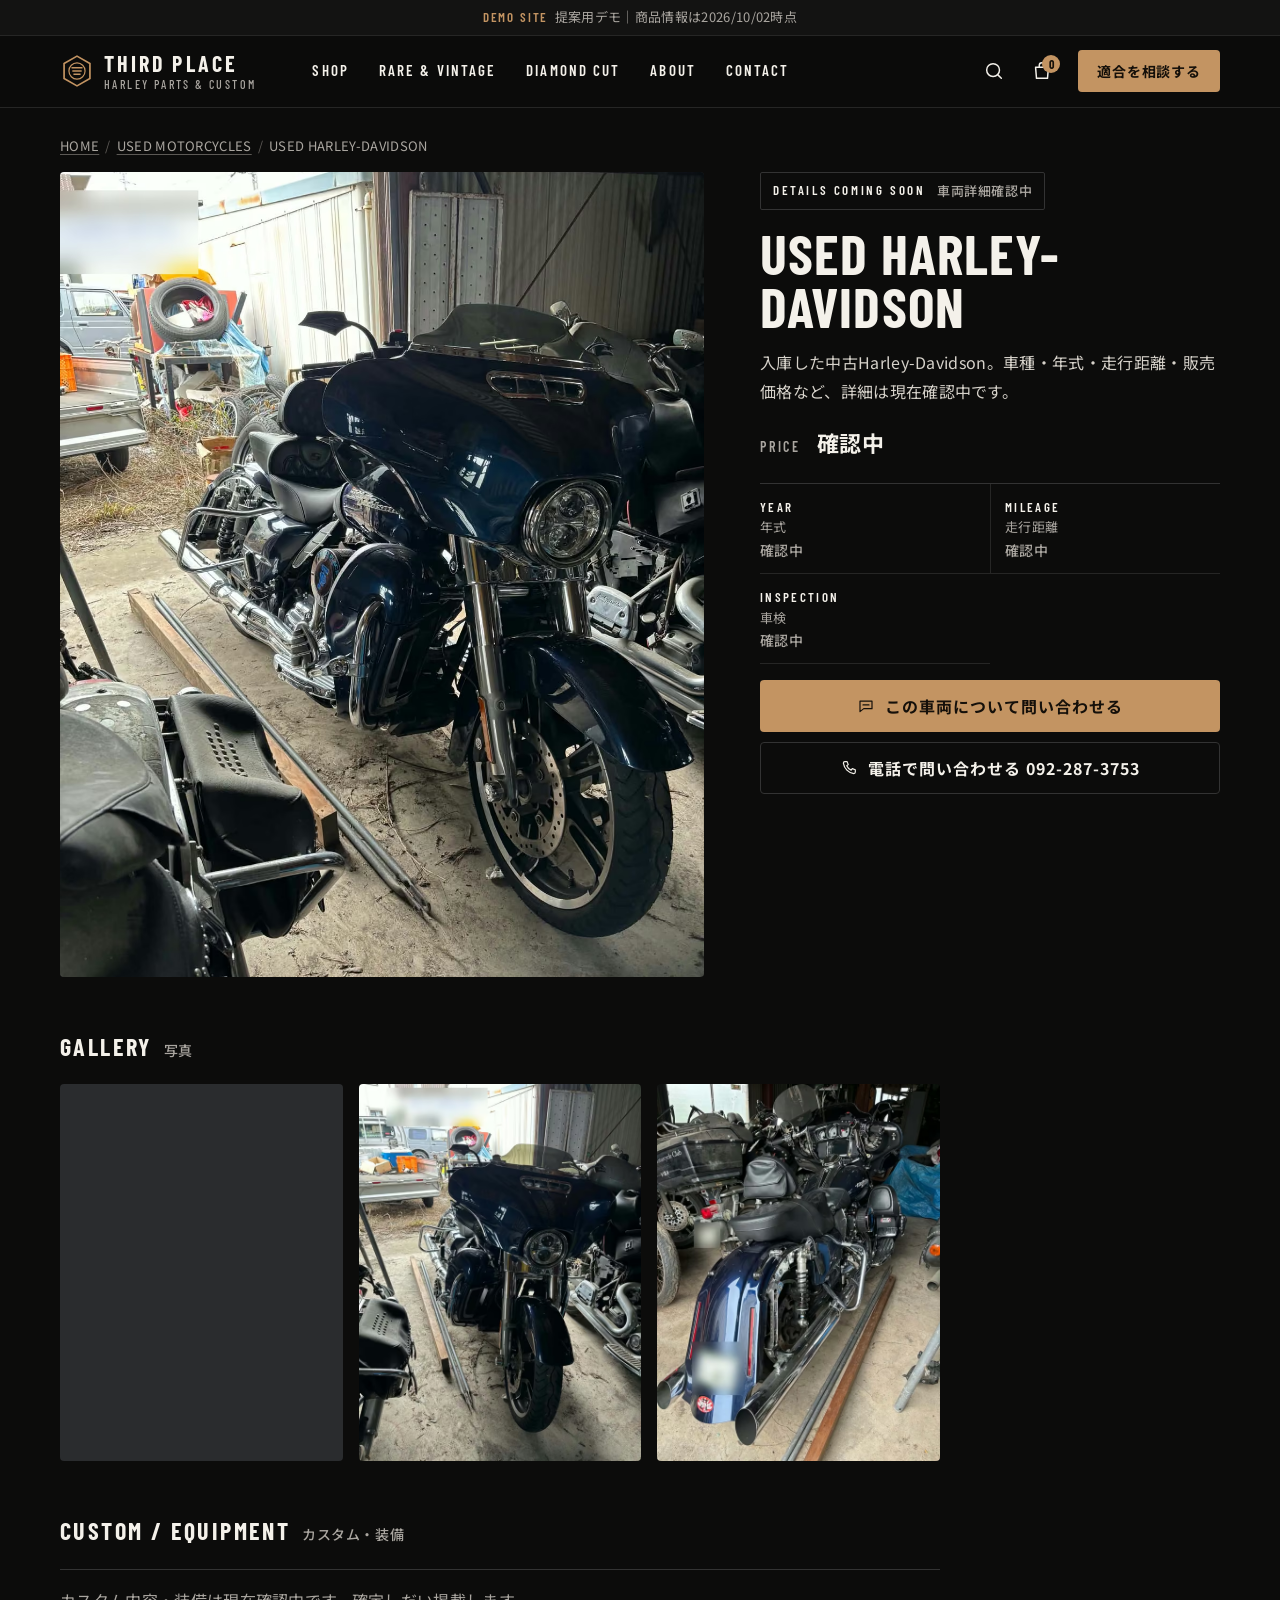
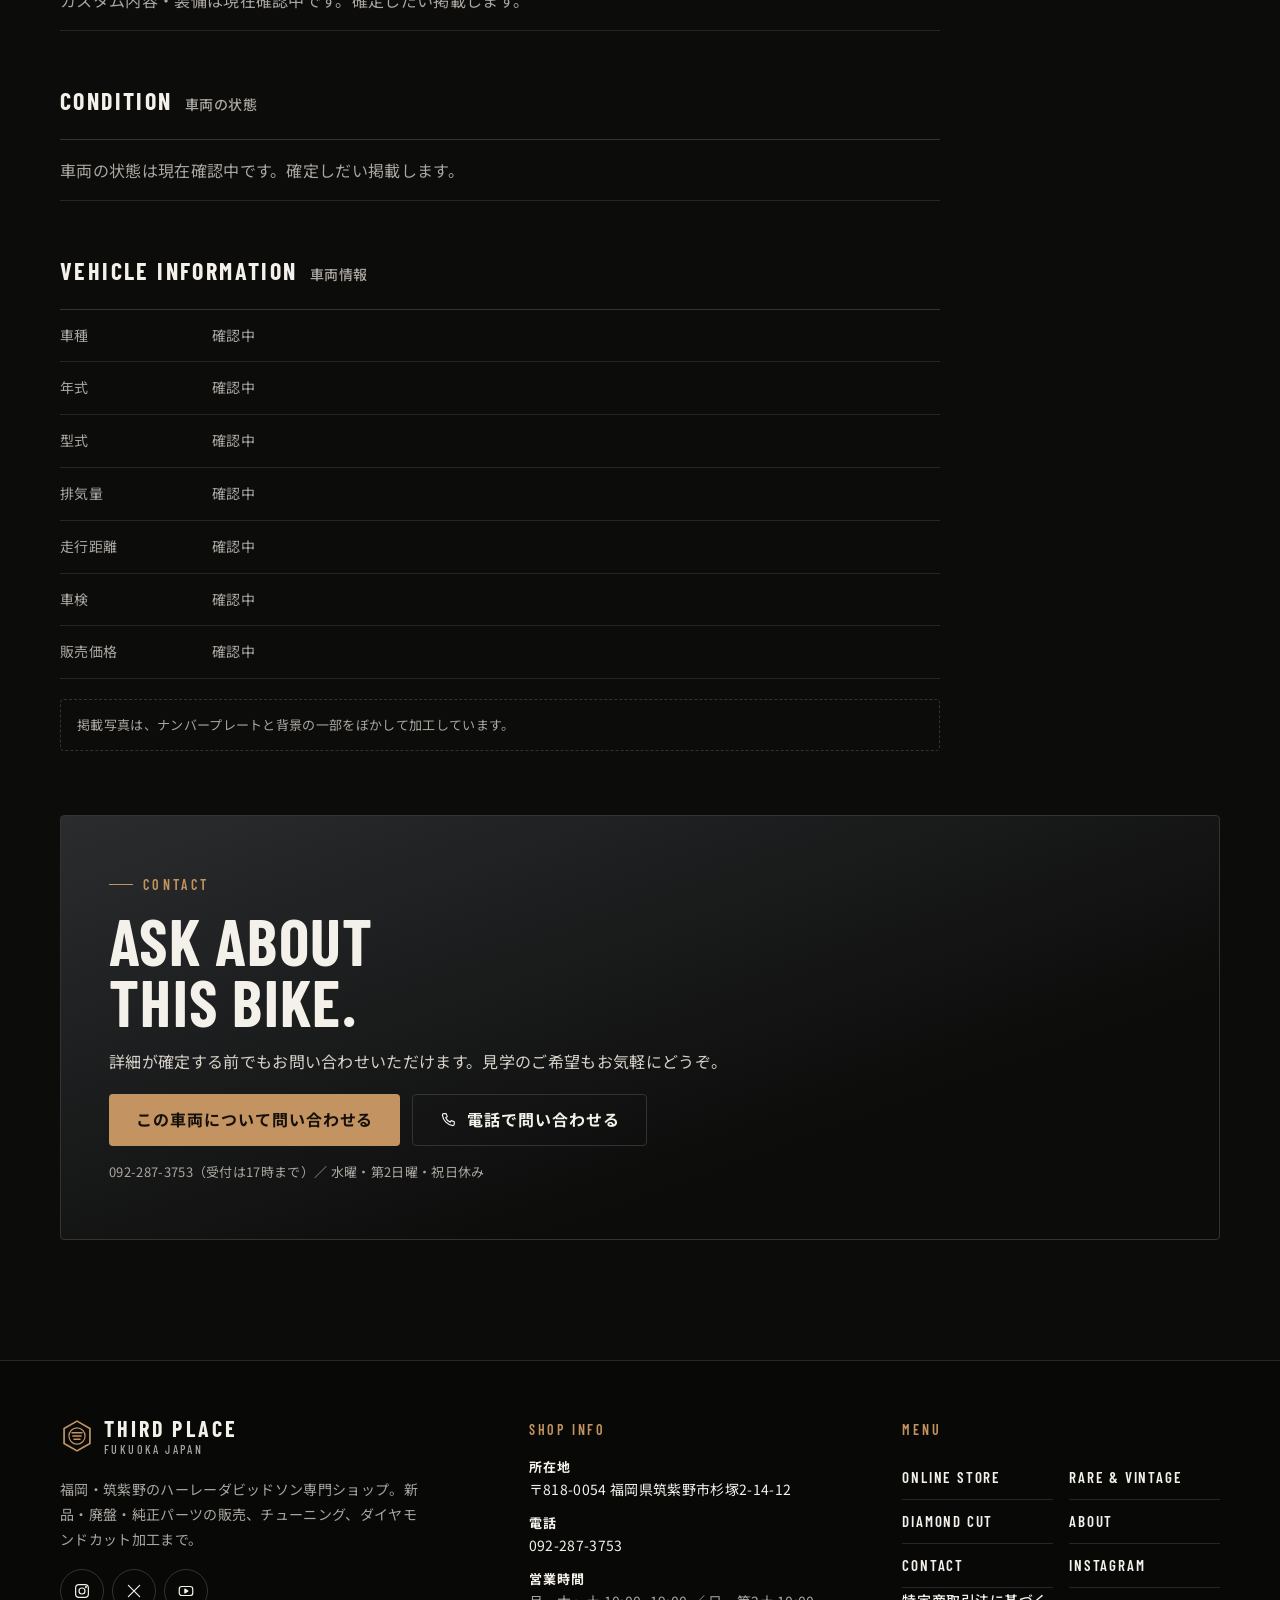
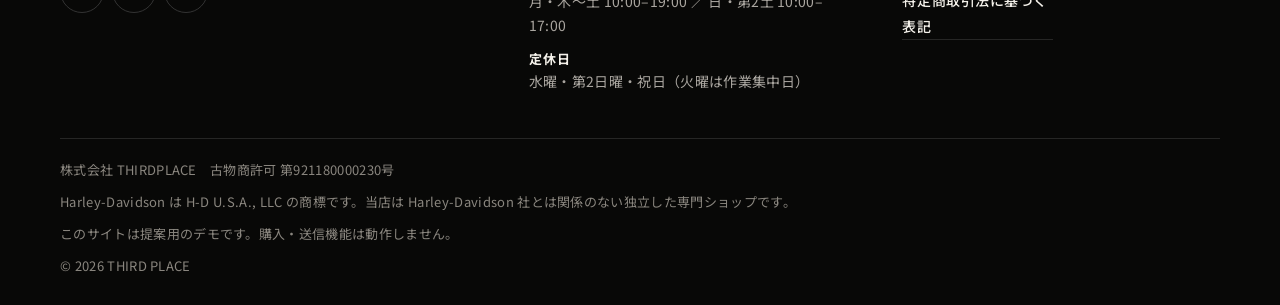
<file: used.html>
<!DOCTYPE html>
<html lang="ja">
<head>
  <meta charset="utf-8">
  <meta name="viewport" content="width=device-width, initial-scale=1, viewport-fit=cover">
  <title>中古ハーレーダビッドソン（車両詳細確認中）｜USED MOTORCYCLES｜THIRD PLACE</title>
  <meta name="description" content="福岡・筑紫野のハーレー専門店 THIRD PLACEに入庫した中古ハーレーダビッドソン。車種・年式・走行距離・販売価格などの詳細は確認中です。お問い合わせはお気軽にどうぞ。">
  <meta name="robots" content="noindex, nofollow">
  <meta name="theme-color" content="#0c0c0b">
  <link rel="icon" href="assets/images/favicon.svg" type="image/svg+xml">
  <link rel="preconnect" href="https://fonts.googleapis.com">
  <link rel="preconnect" href="https://fonts.gstatic.com" crossorigin>
  <link rel="stylesheet" href="https://fonts.googleapis.com/css2?family=Barlow+Condensed:wght@500;600;700&family=Noto+Sans+JP:wght@400;500;700&display=swap">
  <link rel="stylesheet" href="css/style.css">
  <script>document.documentElement.classList.add("js");</script>
</head>
<body data-page="used">
  <a class="skip-link" href="#main">本文へスキップ</a>
  <div data-chrome="header"></div>

  <main id="main" class="page-fade">
    <div class="pdp used-detail">
      <div class="container" data-used>
        <noscript><p>車両情報の表示にはJavaScriptを有効にしてください。</p></noscript>
      </div>
    </div>
  </main>

  <div data-chrome="footer"></div>

  <dialog class="dh-lightbox" aria-label="車両写真の拡大表示">
    <figure class="dh-lightbox__figure"><figcaption></figcaption></figure>
    <button class="dh-lightbox__close icon-btn" type="button" aria-label="閉じる"><svg viewBox="0 0 24 24" fill="none" stroke="currentColor" stroke-width="1.6" aria-hidden="true"><path d="M6 6l12 12M18 6L6 18"/></svg></button>
    <button class="dh-lightbox__nav dh-lightbox__nav--prev icon-btn" type="button" aria-label="前の写真"><svg viewBox="0 0 24 24" fill="none" stroke="currentColor" stroke-width="1.6" aria-hidden="true"><path d="M15 6l-6 6 6 6"/></svg></button>
    <button class="dh-lightbox__nav dh-lightbox__nav--next icon-btn" type="button" aria-label="次の写真"><svg viewBox="0 0 24 24" fill="none" stroke="currentColor" stroke-width="1.6" aria-hidden="true"><path d="M9 6l6 6-6 6"/></svg></button>
  </dialog>

  <script src="data/products.js" defer></script>
  <script src="data/bikes.js" defer></script>
  <script src="js/main.js" defer></script>
  <script src="js/used.js" defer></script>
</body>
</html>
</file>
<file: css/style.css>
/* ==========================================================================
   THIRD PLACE — Demo Store
   Mobile first. Breakpoints: 600px (tablet) / 900px (desktop) / 1200px (wide)
   ========================================================================== */

/* ---------- Tokens ---------- */
:root {
  --bg: #0c0c0b;
  --bg-2: #131312;
  --surface: #191918;
  --surface-2: #201f1e;
  --text: #f4f1ea;
  --sub: #aaa6a0;
  --border: #333333;
  --border-soft: #262625;
  --accent: #c39462;          /* bronze — the only accent color */
  --accent-ink: #15100a;      /* text on accent */
  --plate: #f4f1ea;           /* light plate behind white-background product photos */
  --gunmetal: #2a2c2e;        /* metal tone for DIAMOND HEADS / performance blocks */
  --silver: #c8cacc;          /* aluminium tone, DIAMOND HEADS page details only */
  --overlay: rgba(12, 12, 11, 0.72);

  --font-en: "Barlow Condensed", "Arial Narrow", "Helvetica Neue", Arial, sans-serif;
  --font-jp: "Noto Sans JP", "Hiragino Sans", "Hiragino Kaku Gothic ProN", "Yu Gothic", Meiryo, sans-serif;

  --fs-xs: 0.8125rem;   /* 13px */
  --fs-sm: 0.875rem;    /* 14px */
  --fs-base: 1rem;      /* 16px */
  --fs-md: 1.125rem;    /* 18px */
  --fs-lg: 1.375rem;    /* 22px */
  --fs-h2: clamp(2.25rem, 9vw, 4rem);
  --fs-hero: clamp(3.25rem, 15vw, 7.5rem);

  --gutter: 16px;
  --maxw: 1240px;
  --radius: 4px;
  --header-h: 60px;
  --section-y: 72px;
  --ease: cubic-bezier(0.2, 0.7, 0.2, 1);
}

@media (min-width: 600px) {
  :root { --gutter: 24px; --section-y: 96px; }
}
@media (min-width: 900px) {
  :root { --gutter: 40px; --header-h: 72px; --section-y: 120px; }
}

/* ---------- Base ---------- */
*, *::before, *::after { box-sizing: border-box; }
html { -webkit-text-size-adjust: 100%; scroll-padding-top: calc(var(--header-h) + 16px); }
body {
  margin: 0;
  background: var(--bg);
  color: var(--text);
  font-family: var(--font-jp);
  font-size: var(--fs-base);
  line-height: 1.8;
  letter-spacing: 0.02em;
  overflow-x: hidden;
  -webkit-font-smoothing: antialiased;
}
body.is-locked { overflow: hidden; }
img { display: block; max-width: 100%; height: auto; }
picture { display: contents; }
[hidden] { display: none !important; }
a { color: inherit; text-decoration: none; }
button, input, select, textarea { font: inherit; color: inherit; }
button { cursor: pointer; }
h1, h2, h3, h4, p, ul, ol, dl, dd, figure { margin: 0; }
ul, ol { padding: 0; list-style: none; }
:focus-visible { outline: 2px solid var(--accent); outline-offset: 3px; }
::selection { background: var(--accent); color: var(--accent-ink); }

.container { width: 100%; max-width: var(--maxw); margin-inline: auto; padding-inline: var(--gutter); }
.visually-hidden {
  position: absolute !important; width: 1px; height: 1px; padding: 0; margin: -1px;
  overflow: hidden; clip: rect(0 0 0 0); white-space: nowrap; border: 0;
}
.en { font-family: var(--font-en); letter-spacing: 0.06em; }
.skip-link {
  position: absolute; left: 8px; top: -60px; z-index: 200; padding: 10px 16px;
  background: var(--accent); color: var(--accent-ink); font-weight: 700; border-radius: var(--radius);
}
.skip-link:focus { top: 8px; }

/* ---------- Demo notice bar ---------- */
.demo-bar {
  background: var(--bg-2);
  border-bottom: 1px solid var(--border-soft);
  color: var(--sub);
  font-size: var(--fs-xs);
  line-height: 1.5;
  text-align: center;
  padding: 7px var(--gutter);
}
.demo-bar strong { color: var(--accent); font-family: var(--font-en); letter-spacing: 0.14em; font-weight: 600; margin-right: 0.5em; }

/* ---------- Buttons ---------- */
.btn {
  display: inline-flex; align-items: center; justify-content: center; gap: 10px;
  min-height: 52px; padding: 0 26px;
  border: 1px solid transparent; border-radius: var(--radius);
  font-weight: 700; font-size: var(--fs-base); letter-spacing: 0.06em; line-height: 1.3;
  transition: background-color .25s var(--ease), border-color .25s var(--ease), color .25s var(--ease), transform .25s var(--ease);
}
.btn svg { width: 18px; height: 18px; flex: none; }
.btn--primary { background: var(--accent); color: var(--accent-ink); }
.btn--ghost { border-color: rgba(244, 241, 234, 0.4); color: var(--text); background: rgba(12, 12, 11, 0.25); }
.btn--line { border-color: var(--border); color: var(--text); background: transparent; }
.btn--block { width: 100%; }
@media (hover: hover) {
  .btn--primary:hover { background: #d3a675; }
  .btn--ghost:hover, .btn--line:hover { border-color: var(--text); }
  .btn:hover svg.icon-arrow { transform: translateX(3px); }
}
.btn svg.icon-arrow { transition: transform .25s var(--ease); }

.text-link {
  display: inline-flex; align-items: center; gap: 8px;
  font-family: var(--font-en); font-weight: 600; letter-spacing: 0.14em; font-size: var(--fs-sm);
  color: var(--text); padding: 10px 0; border-bottom: 1px solid var(--border);
  transition: border-color .25s var(--ease), color .25s var(--ease);
}
.text-link svg { width: 16px; height: 16px; }
@media (hover: hover) { .text-link:hover { color: var(--accent); border-color: var(--accent); } }

/* ---------- Header ---------- */
.site-header {
  position: sticky; top: 0; z-index: 100;
  height: var(--header-h);
  background: rgba(12, 12, 11, 0.92);
  border-bottom: 1px solid var(--border-soft);
  backdrop-filter: saturate(140%) blur(10px);
  -webkit-backdrop-filter: saturate(140%) blur(10px);
  transition: background-color .3s var(--ease), border-color .3s var(--ease);
}
.site-header--overlay:not(.is-scrolled) { background: transparent; border-color: transparent; backdrop-filter: none; -webkit-backdrop-filter: none; }
.site-header__inner { height: 100%; display: flex; align-items: center; gap: 16px; }

.logo { display: inline-flex; align-items: center; gap: 10px; flex: none; }
.logo__mark { width: 34px; height: 34px; color: var(--accent); }
.logo__text { display: flex; flex-direction: column; line-height: 1; }
.logo__name { font-family: var(--font-en); font-weight: 700; font-size: 1.375rem; letter-spacing: 0.14em; }
.logo__sub { font-family: var(--font-en); font-weight: 500; font-size: 0.75rem; letter-spacing: 0.2em; color: var(--sub); margin-top: 4px; }

.gnav { display: none; }
.header-actions { margin-left: auto; display: flex; align-items: center; gap: 4px; }
.icon-btn {
  position: relative; width: 44px; height: 44px; display: inline-grid; place-items: center;
  border: 0; background: transparent; border-radius: var(--radius); color: var(--text);
}
.icon-btn svg { width: 22px; height: 22px; }
.icon-btn__badge {
  position: absolute; top: 6px; right: 4px; min-width: 18px; height: 18px; padding: 0 5px;
  border-radius: 9px; background: var(--accent); color: var(--accent-ink);
  font: 700 12px/18px var(--font-en); text-align: center; letter-spacing: 0;
}
.header-cta { display: none; }
@media (max-width: 379.98px) {
  .site-header__inner { gap: 8px; }
  .logo { gap: 8px; }
  .logo__mark { width: 28px; height: 28px; }
  .logo__name { font-size: 1.125rem; letter-spacing: 0.1em; }
  .site-header .logo__sub { display: none; }
  .header-actions { gap: 0; }
  .icon-btn { width: 42px; }
}

@media (min-width: 900px) {
  .gnav { display: flex; gap: 30px; margin-left: 40px; }
  .gnav a {
    font-family: var(--font-en); font-weight: 600; font-size: 0.9375rem; letter-spacing: 0.14em;
    padding: 8px 0; border-bottom: 1px solid transparent; transition: border-color .25s, color .25s;
  }
  .gnav a:hover, .gnav a[aria-current="page"] { border-color: var(--accent); }
  .menu-toggle { display: none; }
  .header-cta { display: inline-flex; min-height: 42px; padding: 0 18px; font-size: var(--fs-sm); margin-left: 10px; }
  .gnav a { white-space: nowrap; }
}
@media (min-width: 900px) and (max-width: 1199.98px) {
  .gnav { gap: 20px; margin-left: 24px; }
  .header-cta { display: none; }
}

/* ---------- Mobile menu ---------- */
.mobile-menu {
  position: fixed; inset: 0; z-index: 150;
  background: var(--bg);
  display: flex; flex-direction: column;
  transform: translateX(100%); visibility: hidden;
  transition: transform .4s var(--ease), visibility 0s linear .4s;
}
.mobile-menu.is-open { transform: none; visibility: visible; transition: transform .4s var(--ease); }
.mobile-menu__head { height: var(--header-h); display: flex; align-items: center; justify-content: space-between; padding-inline: var(--gutter); border-bottom: 1px solid var(--border-soft); flex: none; }
.mobile-menu__body { flex: 1; overflow-y: auto; padding: 12px var(--gutter) 32px; }
.mobile-menu__nav a {
  display: flex; align-items: baseline; justify-content: space-between; gap: 12px;
  padding: 16px 0; border-bottom: 1px solid var(--border-soft);
}
.mobile-menu__nav .en { font-weight: 700; font-size: 1.75rem; letter-spacing: 0.08em; line-height: 1.1; }
.mobile-menu__nav .jp { color: var(--sub); font-size: var(--fs-sm); }
.mobile-menu__cta { display: grid; gap: 12px; margin-top: 28px; }
.mobile-menu__info { margin-top: 28px; color: var(--sub); font-size: var(--fs-sm); line-height: 1.8; }
.mobile-menu__info a { color: var(--text); }

/* ---------- Section heads ---------- */
.section { padding-block: var(--section-y); }
.section--alt { background: var(--bg-2); }
.section-head { display: flex; flex-wrap: wrap; align-items: flex-end; justify-content: space-between; gap: 16px 24px; margin-bottom: 32px; }
.section-head__title { display: flex; flex-direction: column; gap: 10px; }
.eyebrow {
  display: inline-flex; align-items: center; gap: 10px;
  font-family: var(--font-en); font-weight: 600; font-size: var(--fs-sm); letter-spacing: 0.24em; color: var(--accent);
}
.eyebrow::before { content: ""; width: 24px; height: 1px; background: currentColor; }
.h2 {
  font-family: var(--font-en); font-weight: 700; font-size: var(--fs-h2);
  line-height: 0.95; letter-spacing: 0.02em; text-transform: uppercase;
}
.section-lead { color: var(--sub); font-size: var(--fs-base); max-width: 36em; }
@media (min-width: 900px) { .section-head { margin-bottom: 48px; } }

/* ---------- Hero ---------- */
.hero {
  position: relative; isolation: isolate;
  min-height: min(calc(100svh - var(--header-h)), 860px);
  display: flex; align-items: flex-end;
  margin-top: calc(var(--header-h) * -1);
  padding: calc(var(--header-h) + 40px) 0 44px;
  overflow: hidden;
}
.hero__media { position: absolute; inset: -90px 0 47% 0; z-index: -2; }
.hero__media img { width: 100%; height: 100%; object-fit: cover; object-position: 50% 45%; }
.hero__eyebrow { display: none; }
.hero::before {
  /* readability gradient + machined line texture */
  content: ""; position: absolute; inset: 0; z-index: -1;
  background:
    linear-gradient(180deg, rgba(12,12,11,0.6) 0%, rgba(12,12,11,0) 18%, rgba(12,12,11,0.25) 36%, rgba(12,12,11,0.9) 50%, var(--bg) 57%),
    repeating-linear-gradient(90deg, rgba(244,241,234,0.025) 0 1px, transparent 1px 6px);
}
.hero__content { position: relative; width: 100%; }
.hero__eyebrow { margin-bottom: 18px; }
.hero__title {
  font-family: var(--font-en); font-weight: 700; font-size: var(--fs-hero);
  line-height: 0.92; letter-spacing: 0.01em; text-transform: uppercase;
}
.hero__title .thin { display: block; font-weight: 500; color: var(--sub); font-size: 0.42em; letter-spacing: 0.32em; margin-bottom: 0.5em; }
.hero__lineup {
  display: flex; flex-wrap: wrap; gap: 6px 14px; margin-top: 20px;
  font-family: var(--font-en); font-weight: 600; font-size: 0.9375rem; letter-spacing: 0.2em;
}
.hero__lineup li { display: inline-flex; align-items: center; gap: 14px; }
.hero__lineup li + li::before { content: ""; width: 4px; height: 4px; background: var(--accent); transform: rotate(45deg); }
.hero__lead { word-break: keep-all; overflow-wrap: anywhere; margin-top: 18px; color: #dcd8d0; font-size: var(--fs-base); line-height: 1.9; max-width: 30em; }
.hero__cta { display: grid; gap: 12px; margin-top: 28px; }

@media (min-width: 600px) {
  .hero__cta { grid-template-columns: auto auto; justify-content: start; }
  .hero__lead { font-size: var(--fs-md); }
}
@media (min-width: 900px) {
  .hero { align-items: center; padding-bottom: 80px; min-height: min(100svh, 900px); }
  .hero__media { inset: 0 0 0 42%; }
  .hero__eyebrow { display: inline-flex; }
  .hero__media img { object-position: 50% 40%; }
  .hero::before {
    background:
      linear-gradient(90deg, var(--bg) 0%, var(--bg) 43%, rgba(12,12,11,0.7) 54%, rgba(12,12,11,0.1) 75%, rgba(12,12,11,0.35) 100%),
      linear-gradient(180deg, transparent 70%, var(--bg) 100%),
      repeating-linear-gradient(90deg, rgba(244,241,234,0.025) 0 1px, transparent 1px 6px);
  }
  .hero__lineup { font-size: 1.0625rem; }
}
.hero__side {
  display: none;
}
@media (min-width: 1200px) {
  .hero__side {
    display: block; position: absolute; right: var(--gutter); bottom: 80px;
    writing-mode: vertical-rl; font-family: var(--font-en); font-size: var(--fs-xs); letter-spacing: 0.4em; color: var(--sub);
  }
}

/* ---------- Authority strip ---------- */
.authority { background: var(--bg); border-block: 1px solid var(--border-soft); }
.authority__list { display: grid; grid-template-columns: 1fr 1fr; }
.authority__list li { display: flex; flex-direction: column; gap: 6px; min-width: 0; padding: 20px 12px 20px 0; border-bottom: 1px solid var(--border-soft); }
.authority__list li:nth-child(even) { padding-left: 16px; border-left: 1px solid var(--border-soft); }
.authority__list li:last-child { grid-column: 1 / -1; border-bottom: 0; }
.authority__list b { font-family: var(--font-en); font-weight: 600; font-size: 1.25rem; line-height: 1.1; letter-spacing: 0.06em; }
.authority__list b::before { content: ""; display: block; width: 16px; height: 1px; background: var(--accent); margin-bottom: 10px; }
.authority__list span { color: var(--sub); font-size: var(--fs-xs); line-height: 1.5; word-break: keep-all; overflow-wrap: anywhere; }
@media (min-width: 900px) {
  .authority__list { grid-template-columns: repeat(5, minmax(0, 1fr)); }
  .authority__list li, .authority__list li:nth-child(even) { padding: 28px 20px; border-bottom: 0; border-left: 1px solid var(--border-soft); }
  .authority__list li:first-child { padding-left: 0; border-left: 0; }
  .authority__list li:last-child { grid-column: auto; }
  .authority__list b { font-size: 1.375rem; }
}

/* ---------- Find your parts ---------- */
.finder { display: grid; gap: 12px; }
.finder-card {
  position: relative; overflow: hidden; isolation: isolate;
  border: 1px solid var(--border); border-radius: var(--radius);
  background: var(--surface);
  padding: 24px 20px;
  display: flex; flex-direction: column; gap: 14px;
}
.finder-card__num { font-family: var(--font-en); font-size: var(--fs-sm); letter-spacing: 0.2em; color: var(--accent); }
.finder-card__title { font-size: var(--fs-lg); font-weight: 700; line-height: 1.4; }
.finder-card__title .en { display: block; font-size: var(--fs-sm); color: var(--sub); font-weight: 600; letter-spacing: 0.2em; margin-bottom: 4px; }
.finder-card__text { color: var(--sub); font-size: var(--fs-sm); }
.chip-row { display: flex; flex-wrap: wrap; gap: 8px; }
.chip {
  display: inline-flex; align-items: center; min-height: 44px; padding: 0 16px;
  border: 1px solid var(--border); border-radius: 999px;
  font-family: var(--font-en); font-weight: 600; font-size: 0.9375rem; letter-spacing: 0.1em;
  background: var(--bg); transition: border-color .2s, background-color .2s, color .2s;
}
.chip--jp { font-family: var(--font-jp); font-weight: 500; font-size: var(--fs-sm); letter-spacing: 0.04em; }
@media (hover: hover) { .chip:hover { border-color: var(--accent); color: var(--accent); } }

.finder-card--photo { padding: 0 0 22px; gap: 10px; }
.finder-card--photo > :not(.finder-card__media) { margin-inline: 20px; }
.finder-card__media { aspect-ratio: 16 / 9; background: var(--plate); overflow: hidden; margin-bottom: 8px; }
.finder-card__media img { width: 100%; height: 100%; object-fit: contain; padding: 4% 10%; mix-blend-mode: multiply; transition: transform .6s var(--ease); }
.finder-card--photo .finder-card__go { display: inline-flex; align-items: center; gap: 8px; font-family: var(--font-en); font-weight: 600; letter-spacing: 0.14em; font-size: var(--fs-sm); color: var(--accent); }
.finder-card--photo .finder-card__go svg { width: 16px; height: 16px; }
@media (hover: hover) { .finder-card--photo:hover img { transform: scale(1.04); } .finder-card--photo:hover { border-color: var(--accent); } }

@media (min-width: 600px) {
  .finder { grid-template-columns: 1fr 1fr; }
}
@media (min-width: 900px) {
  .finder { grid-template-columns: repeat(12, 1fr); gap: 16px; }
  .finder-card { padding: 32px; }
  .finder-card:nth-child(1), .finder-card:nth-child(2) { grid-column: span 6; }
  .finder-card:nth-child(3), .finder-card:nth-child(4) { grid-column: span 6; padding: 0 0 32px; }
  .finder-card--photo > :not(.finder-card__media) { margin-inline: 32px; }
}

/* ---------- Product grid & card ---------- */
.product-grid { display: grid; grid-template-columns: repeat(2, minmax(0, 1fr)); gap: 24px 12px; }
@media (min-width: 600px) { .product-grid { grid-template-columns: repeat(3, minmax(0, 1fr)); gap: 32px 16px; } }
@media (min-width: 1000px) { .product-grid--4 { grid-template-columns: repeat(4, minmax(0, 1fr)); gap: 40px 20px; } }

.card { position: relative; display: flex; flex-direction: column; min-width: 0; }
.card__link { position: absolute; inset: 0; z-index: 2; border-radius: var(--radius); }
.card__media {
  position: relative; aspect-ratio: 1 / 1; overflow: hidden; border-radius: var(--radius);
  background: var(--surface);
}
.card__media img { width: 100%; height: 100%; object-fit: cover; transition: transform .6s var(--ease), opacity .3s; }
.card__media.is-plate { background: var(--plate); }
.card__media.is-plate img { object-fit: contain; padding: 8%; mix-blend-mode: multiply; }
.card__tags { position: absolute; top: 8px; left: 8px; z-index: 1; display: flex; flex-wrap: wrap; gap: 4px; }
.card__body { padding-top: 12px; display: flex; flex-direction: column; gap: 4px; flex: 1; }
.card__vendor { font-family: var(--font-en); font-weight: 600; font-size: var(--fs-xs); letter-spacing: 0.14em; color: var(--sub); text-transform: uppercase; line-height: 1.4; overflow: hidden; text-overflow: ellipsis; white-space: nowrap; }
.card__title {
  font-size: 0.9375rem; font-weight: 500; line-height: 1.55;
  display: -webkit-box; -webkit-line-clamp: 2; -webkit-box-orient: vertical; overflow: hidden;
}
.card__fit { color: var(--sub); font-size: var(--fs-xs); line-height: 1.5; font-family: var(--font-en); letter-spacing: 0.08em; }
.card__price { margin-top: auto; padding-top: 6px; font-family: var(--font-en); font-weight: 600; font-size: 1.375rem; letter-spacing: 0.02em; line-height: 1.2; }
.card__price small { font-size: 0.8125rem; color: var(--sub); font-weight: 500; margin-left: 2px; }
.card__price--ask { font-family: var(--font-jp); font-size: var(--fs-sm); color: var(--sub); font-weight: 500; }
.card.is-soldout .card__media img { opacity: 0.45; }
@media (hover: hover) {
  .card:hover .card__media img { transform: scale(1.04); }
  .card:hover .card__title { color: var(--accent); }
}
@media (min-width: 600px) { .card__title { font-size: var(--fs-base); } }

/* tags / badges */
.tag {
  display: inline-flex; align-items: center; height: 24px; padding: 0 8px;
  font-family: var(--font-en); font-weight: 700; font-size: 0.75rem; letter-spacing: 0.12em; line-height: 1;
  border-radius: 2px; background: rgba(12,12,11,0.85); color: var(--text); border: 1px solid rgba(244,241,234,0.18);
  white-space: nowrap;
}
.tag--rare, .tag--diamond { background: var(--accent); color: var(--accent-ink); border-color: var(--accent); }
.tag--used { background: var(--text); color: var(--bg); border-color: var(--text); }
.tag--genuine { border-color: var(--accent); color: var(--accent); }
.tag--soldout { background: var(--bg); color: var(--sub); border-color: var(--border); }
.tag--demo { background: transparent; color: var(--text); border: 1px dashed var(--sub); }
.tag--jp { font-family: var(--font-jp); font-size: 0.75rem; letter-spacing: 0.04em; }

/* placeholder for products without photos */
.ph {
  position: absolute; inset: 0; display: flex; flex-direction: column; align-items: center; justify-content: center; gap: 10px;
  background:
    repeating-linear-gradient(135deg, rgba(244,241,234,0.035) 0 1px, transparent 1px 10px),
    var(--surface);
  color: var(--sub); text-align: center; padding: 12px;
}
.ph svg { width: 34%; max-width: 72px; height: auto; color: #4a4845; }
.ph__label { font-family: var(--font-en); font-weight: 600; letter-spacing: 0.2em; font-size: 0.75rem; }
.ph__cat { font-size: 0.75rem; letter-spacing: 0.04em; line-height: 1.4; }

/* ---------- Rare & Vintage ---------- */
.rare { position: relative; overflow: hidden; background: #0a0a09; border-block: 1px solid var(--border-soft); }
.rare::before {
  content: "RARE"; position: absolute; right: -0.06em; top: 0.1em; z-index: 0;
  font-family: var(--font-en); font-weight: 700; font-size: clamp(8rem, 38vw, 26rem); line-height: 0.8;
  color: transparent; -webkit-text-stroke: 1px rgba(244,241,234,0.06); pointer-events: none;
}
.rare .container { position: relative; z-index: 1; }
.rare__intro { display: grid; gap: 24px; margin-bottom: 40px; }
.rare__poem { font-size: clamp(1.25rem, 5vw, 1.75rem); font-weight: 500; line-height: 1.85; letter-spacing: 0.06em; }
.rare__poem span { display: block; }
.rare__features { display: grid; gap: 16px; }
.rare-card {
  position: relative; display: grid; grid-template-rows: auto 1fr;
  border: 1px solid var(--border); border-radius: var(--radius); overflow: hidden; background: var(--surface);
  transition: border-color .3s var(--ease);
}
.rare-card__media { position: relative; aspect-ratio: 16 / 10; background: var(--plate); overflow: hidden; }
.rare-card__media img { width: 100%; height: 100%; object-fit: contain; padding: 5% 8%; mix-blend-mode: multiply; transition: transform .6s var(--ease); }
.rare-card__stamp {
  position: absolute; top: 12px; left: 12px; z-index: 1;
  font-family: var(--font-en); font-weight: 700; letter-spacing: 0.2em; font-size: 0.8125rem;
  padding: 6px 10px; background: var(--bg); color: var(--accent); border: 1px solid var(--accent);
}
.rare-card__body { padding: 20px; display: flex; flex-direction: column; gap: 8px; }
.rare-card__title { font-size: var(--fs-md); font-weight: 700; line-height: 1.5; }
.rare-card__text { color: var(--sub); font-size: var(--fs-sm); }
.rare-card__foot { display: flex; align-items: center; justify-content: space-between; gap: 12px; margin-top: auto; padding-top: 12px; border-top: 1px solid var(--border-soft); }
.rare-card__fit { font-family: var(--font-en); letter-spacing: 0.1em; color: var(--sub); font-size: var(--fs-sm); }
.rare-card__price { font-family: var(--font-en); font-weight: 600; font-size: 1.5rem; }
@media (hover: hover) {
  .rare-card:hover { border-color: var(--accent); }
  .rare-card:hover .rare-card__media img { transform: scale(1.03); }
}

.oem { margin-top: 48px; }
.oem__head { display: flex; flex-wrap: wrap; align-items: baseline; justify-content: space-between; gap: 8px 16px; margin-bottom: 8px; }
.oem__title { font-family: var(--font-en); font-weight: 700; font-size: 1.5rem; letter-spacing: 0.08em; }
.oem__note { color: var(--sub); font-size: var(--fs-sm); }
.oem__list { border-top: 1px solid var(--border); }
.oem-row {
  display: grid; grid-template-columns: 1fr auto; gap: 4px 16px; align-items: center;
  padding: 16px 0; border-bottom: 1px solid var(--border);
  transition: background-color .2s;
}
.oem-row__pn { font-family: var(--font-en); font-weight: 600; font-size: 1.625rem; letter-spacing: 0.06em; line-height: 1.1; }
.oem-row__name { grid-column: 1 / 2; color: var(--sub); font-size: var(--fs-sm); line-height: 1.5; }
.oem-row__price { grid-row: 1 / 3; grid-column: 2; font-family: var(--font-en); font-weight: 600; font-size: 1.25rem; display: inline-flex; align-items: center; gap: 10px; }
.oem-row__price svg { width: 18px; height: 18px; color: var(--accent); }
@media (hover: hover) { .oem-row:hover .oem-row__pn { color: var(--accent); } }

@media (min-width: 900px) {
  .rare__intro { grid-template-columns: 1fr 1fr; align-items: end; gap: 48px; margin-bottom: 56px; }
  .rare__features { grid-template-columns: 1fr 1fr; gap: 24px; }
  .rare-card__body { padding: 28px; }
  .oem-row { grid-template-columns: 220px 1fr auto; padding: 20px 8px; }
  .oem-row__name { grid-column: 2; }
  .oem-row__price { grid-row: auto; grid-column: 3; }
}

/* ---------- Diamond cut (shop original) ---------- */
.dc__grid { display: grid; gap: 32px; }
.dc__visual { position: relative; border-radius: var(--radius); overflow: hidden; aspect-ratio: 4 / 5; background: var(--surface); }
.dc__visual img { width: 100%; height: 100%; object-fit: cover; filter: saturate(0.3) contrast(1.05); }
.dc__visual figcaption {
  position: absolute; left: 0; right: 0; bottom: 0; padding: 40px 16px 14px;
  background: linear-gradient(180deg, transparent, rgba(12,12,11,0.85));
  font-family: var(--font-en); letter-spacing: 0.16em; font-size: var(--fs-xs); color: var(--sub);
}
.dc__copy { display: flex; flex-direction: column; gap: 20px; }
.dc__catch { font-size: clamp(1.25rem, 5.6vw, 2.25rem); font-weight: 700; line-height: 1.5; letter-spacing: 0.04em; word-break: keep-all; overflow-wrap: anywhere; }
.dc__text { color: var(--sub); }
.dc__visual figcaption { z-index: 2; }
@media (max-width: 899.98px) { .dc__visual { display: none; } }  /* スマホは下の施工例ギャラリーで見せる */
.dc__cite { color: var(--sub); font-size: var(--fs-sm); line-height: 1.8; padding-left: 14px; border-left: 2px solid var(--accent); }
.dc__cite a { color: var(--text); margin-left: 6px; text-decoration: underline; text-underline-offset: 3px; white-space: nowrap; }
.dhj-gallery { display: grid; grid-template-columns: repeat(2, minmax(0, 1fr)); gap: 8px; margin-top: 40px; }
.dhj-item { position: relative; margin: 0; aspect-ratio: 3 / 4; overflow: hidden; border-radius: var(--radius); background: var(--gunmetal); }
.dhj-item img { width: 100%; height: 100%; object-fit: cover; filter: saturate(0.5) contrast(1.06); transition: filter .6s var(--ease); }
.dhj-item figcaption {
  position: absolute; left: 0; right: 0; bottom: 0; z-index: 2; padding: 40px 12px 12px;
  background: linear-gradient(180deg, transparent, rgba(12,12,11,0.88));
  display: flex; flex-direction: column; gap: 2px; font-size: var(--fs-xs); color: var(--sub); line-height: 1.5;
}
.dhj-item figcaption .en { color: var(--text); font-weight: 600; font-size: var(--fs-sm); letter-spacing: 0.16em; }
@media (hover: hover) { .dhj-item:hover img { filter: saturate(0.8) contrast(1.06); } }
@media (min-width: 900px) { .dhj-gallery { grid-template-columns: repeat(4, minmax(0, 1fr)); gap: 16px; margin-top: 56px; } }
.dc__products { margin-top: 56px; }
.dc__products-head { display: flex; align-items: baseline; justify-content: space-between; gap: 16px; margin-bottom: 20px; flex-wrap: wrap; }
.dc__products-head h3 { font-family: var(--font-en); font-weight: 700; font-size: 1.5rem; letter-spacing: 0.08em; }
@media (min-width: 900px) {
  .dc__grid { grid-template-columns: 5fr 6fr; gap: 64px; align-items: center; }
  .dc__visual { aspect-ratio: 4 / 5; }
}

/* ---------- New arrivals (tile style) ---------- */
.tiles { display: grid; grid-template-columns: repeat(2, minmax(0, 1fr)); gap: 6px; }
.tile { position: relative; aspect-ratio: 1 / 1; overflow: hidden; border-radius: 2px; background: var(--surface); display: block; }
.tile img { width: 100%; height: 100%; object-fit: cover; transition: transform .6s var(--ease); }
.tile.is-plate { background: var(--plate); }
.tile.is-plate img { object-fit: contain; padding: 10%; mix-blend-mode: multiply; }
.tile__info {
  position: absolute; left: 0; right: 0; bottom: 0; padding: 28px 10px 8px;
  background: linear-gradient(180deg, transparent, rgba(12,12,11,0.9) 60%);
  display: flex; flex-direction: column; gap: 2px;
}
.tile__title { font-size: var(--fs-xs); line-height: 1.45; display: -webkit-box; -webkit-line-clamp: 1; -webkit-box-orient: vertical; overflow: hidden; }
.tile__price { font-family: var(--font-en); font-weight: 600; font-size: 1.0625rem; }
.tile__new { position: absolute; top: 8px; left: 8px; z-index: 1; }
@media (hover: hover) { .tile:hover img { transform: scale(1.05); } }
@media (min-width: 600px) { .tiles { grid-template-columns: repeat(3, minmax(0, 1fr)); gap: 10px; } .tile__title { font-size: var(--fs-sm); -webkit-line-clamp: 2; } }

/* ---------- Performance (TOP) ---------- */
.perf__grid { display: grid; gap: 40px; }
.perf__quote { margin: 0; padding: 6px 0 6px 18px; border-left: 2px solid var(--accent); }
.perf__quote p { font-size: clamp(1.25rem, 5.2vw, 1.875rem); font-weight: 700; line-height: 1.6; letter-spacing: 0.04em; word-break: keep-all; overflow-wrap: anywhere; }
.perf__quote cite { display: block; margin-top: 10px; font-style: normal; font-family: var(--font-en); font-weight: 600; letter-spacing: 0.14em; color: var(--sub); font-size: var(--fs-sm); }
.perf__text { color: var(--sub); margin-top: 24px; }
@media (min-width: 900px) { .perf__grid { grid-template-columns: 6fr 5fr; gap: 64px; align-items: center; } }

/* ---------- Performance proof ---------- */
.proof { border: 1px solid var(--border); border-radius: var(--radius); padding: 24px 20px; background: linear-gradient(160deg, var(--gunmetal), var(--bg) 72%); min-width: 0; }
.proof__label { font-family: var(--font-en); font-weight: 600; letter-spacing: 0.24em; color: var(--accent); font-size: var(--fs-sm); margin-bottom: 16px; }
.proof__model { font-family: var(--font-en); font-weight: 600; letter-spacing: 0.16em; font-size: var(--fs-md); }
.proof__nums { display: flex; flex-wrap: wrap; align-items: baseline; gap: 4px 12px; margin-top: 6px; font-family: var(--font-en); font-weight: 700; line-height: 0.95; }
.proof__from { font-size: clamp(2.5rem, 12vw, 4rem); font-weight: 600; color: var(--sub); }
.proof__arrow { font-size: clamp(1.5rem, 6vw, 2.25rem); color: var(--accent); }
.proof__to { font-size: clamp(4.25rem, 22vw, 7.5rem); letter-spacing: -0.01em; }
.proof__unit { font-size: clamp(1.25rem, 5vw, 1.75rem); font-weight: 600; color: var(--sub); }
.proof__bars { display: grid; gap: 10px; margin-top: 20px; }
.proof__bar { display: grid; grid-template-columns: 88px minmax(0, 1fr); align-items: center; gap: 12px; font-family: var(--font-en); font-size: var(--fs-xs); letter-spacing: 0.14em; color: var(--sub); }
.proof__bar i { display: block; height: 2px; width: calc(var(--v) / 130 * 100%); background: var(--border); }
.proof__bar--after i { background: var(--accent); }
.proof__spec { margin-top: 18px; font-family: var(--font-en); font-weight: 600; letter-spacing: 0.18em; font-size: var(--fs-sm); }
.proof__src { margin-top: 6px; color: var(--sub); font-size: var(--fs-sm); line-height: 1.7; }
.proof__note { margin-top: 14px; color: #8a867f; font-size: var(--fs-xs); line-height: 1.7; }
.proof-pair { display: grid; gap: 16px; }
@media (min-width: 900px) { .proof { padding: 36px 32px; } .proof-pair { grid-template-columns: 1fr 1fr; gap: 24px; } }

/* ---------- Media ---------- */
.media-list { border-top: 1px solid var(--border); }
.media-row a { display: grid; grid-template-columns: minmax(0, 1fr) auto; gap: 6px 16px; padding: 22px 0; border-bottom: 1px solid var(--border); }
.media-row__name { font-family: var(--font-en); font-weight: 700; font-size: clamp(1.5rem, 6.4vw, 2.25rem); line-height: 1.05; letter-spacing: 0.04em; transition: color .25s var(--ease); }
.media-row__name small { font-size: 0.5em; font-weight: 600; letter-spacing: 0.1em; color: var(--sub); }
.media-row__year { font-family: var(--font-en); font-weight: 600; font-size: var(--fs-md); color: var(--accent); padding-top: 4px; }
.media-row__body { grid-column: 1 / -1; display: grid; gap: 4px; }
.media-row__body b { font-weight: 500; font-size: var(--fs-sm); line-height: 1.6; }
.media-row__body span { color: var(--sub); font-size: var(--fs-sm); line-height: 1.7; }
.media-row__go { grid-column: 1 / -1; display: inline-flex; align-items: center; gap: 8px; margin-top: 6px; font-family: var(--font-en); font-weight: 600; letter-spacing: 0.14em; font-size: var(--fs-sm); }
.media-row__go svg { width: 16px; height: 16px; transition: transform .25s var(--ease); }
@media (hover: hover) { .media-row a:hover .media-row__name { color: var(--accent); } .media-row a:hover .media-row__go svg { transform: translateX(3px); } }
@media (min-width: 900px) {
  .media-row a { grid-template-columns: 320px 72px minmax(0, 1fr) auto; gap: 24px; align-items: center; padding: 28px 0; }
  .media-row__year, .media-row__body, .media-row__go { grid-column: auto; padding-top: 0; margin-top: 0; }
}

/* ---------- About: brand / founder / bonneville / history ---------- */
.brand-lines { display: grid; gap: 4px; margin-top: 20px; font-family: var(--font-en); font-weight: 600; letter-spacing: 0.2em; font-size: var(--fs-sm); color: var(--sub); }
.brand-lines li::before { content: "— "; color: var(--accent); }
.founder { display: grid; gap: 32px; }
.founder__photo { position: relative; margin: 0; aspect-ratio: 4 / 3; overflow: hidden; border-radius: var(--radius); background: var(--gunmetal); }
.founder__photo img { width: 100%; height: 100%; object-fit: cover; }
.founder__name { font-size: var(--fs-md); letter-spacing: 0.2em; color: var(--sub); }
.story { margin-top: 28px; border-top: 1px solid var(--border); }
.story__item { display: grid; grid-template-columns: 64px minmax(0, 1fr); gap: 16px; padding: 18px 0; border-bottom: 1px solid var(--border-soft); }
.story__year { font-family: var(--font-en); font-weight: 700; font-size: 1.375rem; line-height: 1.4; color: var(--accent); }
.story__item p { color: #d6d2ca; }
@media (min-width: 900px) { .founder { grid-template-columns: 5fr 7fr; gap: 64px; align-items: start; } .founder__photo { aspect-ratio: 4 / 5; position: sticky; top: calc(var(--header-h) + 24px); } }

.salt { background: #0a0a09; border-block: 1px solid var(--border-soft); }
.salt__head { margin-bottom: 32px; display: flex; flex-direction: column; gap: 10px; }
.salt__photos { display: grid; grid-template-columns: 1fr 1fr; gap: 8px; }
.salt-photo { position: relative; margin: 0; overflow: hidden; border-radius: var(--radius); background: var(--gunmetal); aspect-ratio: 4 / 3; }
.salt-photo--1 { grid-column: 1 / -1; aspect-ratio: 16 / 9; }
.salt-photo img { width: 100%; height: 100%; object-fit: cover; }
.salt__copy { display: grid; gap: 24px; margin-top: 40px; }
.salt__catch { font-size: clamp(1.2rem, 5vw, 1.875rem); font-weight: 700; line-height: 1.75; letter-spacing: 0.04em; word-break: keep-all; overflow-wrap: anywhere; }
.salt__text { color: #d6d2ca; margin-bottom: 16px; }
@media (min-width: 900px) {
  .salt__photos { grid-template-columns: 2fr 1fr; gap: 16px; }
  .salt-photo--1 { grid-column: 1; grid-row: 1 / 3; aspect-ratio: auto; }
  .salt__copy { grid-template-columns: 1fr 1fr; gap: 64px; margin-top: 56px; }
}

.photo-ph {
  position: absolute; inset: 0; display: flex; flex-direction: column; justify-content: flex-end; gap: 4px; padding: 16px;
  background:
    repeating-linear-gradient(135deg, rgba(244,241,234,0.03) 0 1px, transparent 1px 10px),
    linear-gradient(180deg, #1a1b1c, var(--gunmetal) 60%, #1a1b1c);
}
.photo-ph--salt {
  background:
    linear-gradient(180deg, transparent 57.6%, rgba(244,241,234,0.35) 57.6%, rgba(244,241,234,0.35) 57.9%, transparent 57.9%),
    linear-gradient(180deg, #111213 0%, #26282a 57.6%, #3b3a36 57.9%, #4d4a43 100%);
}
.photo-ph__label { font-family: var(--font-en); font-weight: 600; letter-spacing: 0.18em; font-size: var(--fs-sm); color: var(--text); }
.photo-ph__note { font-family: var(--font-en); letter-spacing: 0.24em; font-size: 0.75rem; color: var(--sub); }

.timeline { display: grid; }
.tl-item { display: grid; grid-template-columns: 64px minmax(0, 1fr); gap: 16px; }
.tl-item__year { font-family: var(--font-en); font-weight: 700; font-size: 1.5rem; line-height: 1.3; padding-top: 12px; }
.tl-item__body { position: relative; padding: 14px 0 14px 20px; border-left: 1px solid var(--border); }
.tl-item__body::before { content: ""; position: absolute; left: -4px; top: 22px; width: 7px; height: 7px; background: var(--accent); transform: rotate(45deg); }
.tl-item__body b { display: block; font-family: var(--font-en); font-weight: 600; letter-spacing: 0.12em; line-height: 1.4; }
.tl-item__body span { display: block; color: var(--sub); font-size: var(--fs-sm); line-height: 1.6; margin-top: 2px; }
@media (min-width: 900px) { .timeline { grid-template-columns: 1fr 1fr; grid-template-rows: repeat(5, auto); grid-auto-flow: column; column-gap: 64px; } }

/* ---------- Fitment support ---------- */
.fitment { position: relative; background: var(--surface); border-block: 1px solid var(--border-soft); overflow: hidden; }
.fitment::after {
  content: ""; position: absolute; inset: 0; pointer-events: none;
  background: repeating-linear-gradient(0deg, rgba(244,241,234,0.02) 0 1px, transparent 1px 28px);
}
.fitment .container { position: relative; z-index: 1; }
.fitment__grid { display: grid; gap: 32px; }
.fitment__q { font-size: clamp(1.25rem, 5vw, 1.625rem); font-weight: 700; line-height: 1.6; }
.fitment__text { color: var(--sub); }
.fitment__alt { display: grid; gap: 10px; }
.fitment__alt-title { font-size: var(--fs-sm); color: var(--sub); }
@media (min-width: 900px) {
  .fitment__grid { grid-template-columns: 5fr 7fr; gap: 64px; }
}

/* form */
.form { display: grid; gap: 18px; }
.form__row { display: grid; gap: 18px; }
@media (min-width: 600px) { .form__row--2 { grid-template-columns: 1fr 1fr; } }
.field { display: grid; gap: 8px; min-width: 0; }
.field__label { font-size: var(--fs-sm); font-weight: 700; display: flex; align-items: center; gap: 8px; }
.field__req { font-size: 0.75rem; font-weight: 700; color: var(--accent-ink); background: var(--accent); padding: 1px 6px; border-radius: 2px; }
.field__opt { font-size: 0.75rem; color: var(--sub); border: 1px solid var(--border); padding: 0 6px; border-radius: 2px; }
.field__hint { color: var(--sub); font-size: var(--fs-xs); line-height: 1.6; }
.input, .select, .textarea {
  width: 100%; min-height: 52px; padding: 12px 14px;
  background: var(--bg); border: 1px solid var(--border); border-radius: var(--radius);
  font-size: 16px; /* prevents iOS zoom */ line-height: 1.5;
  transition: border-color .2s;
}
.textarea { min-height: 132px; resize: vertical; }
.select {
  appearance: none; -webkit-appearance: none; padding-right: 40px;
  background-image: url("data:image/svg+xml,%3Csvg xmlns='http://www.w3.org/2000/svg' viewBox='0 0 24 24' fill='none' stroke='%23aaa6a0' stroke-width='2'%3E%3Cpath d='M6 9l6 6 6-6'/%3E%3C/svg%3E");
  background-repeat: no-repeat; background-position: right 12px center; background-size: 18px;
}
.input::placeholder, .textarea::placeholder { color: #6f6b66; }
.input:focus, .select:focus, .textarea:focus { outline: none; border-color: var(--accent); }
.field.is-invalid .input, .field.is-invalid .select, .field.is-invalid .textarea { border-color: #d46a5a; }
.field__error { display: none; color: #e08a7c; font-size: var(--fs-xs); }
.field.is-invalid .field__error { display: block; }
.form__note { color: var(--sub); font-size: var(--fs-xs); line-height: 1.7; }
.form-done {
  display: none; border: 1px solid var(--accent); border-radius: var(--radius); padding: 24px 20px; background: var(--bg);
}
.form-done.is-shown { display: block; }
.form-done h3 { font-size: var(--fs-md); margin-bottom: 8px; display: flex; gap: 10px; align-items: center; }
.form-done h3 svg { width: 22px; height: 22px; color: var(--accent); }
.form-done p { color: var(--sub); font-size: var(--fs-sm); }

/* ---------- Instagram gallery ---------- */
.gallery { display: grid; grid-template-columns: repeat(3, minmax(0, 1fr)); gap: 4px; }
.gallery a { position: relative; aspect-ratio: 1 / 1; overflow: hidden; display: block; background: var(--surface); }
.gallery img { width: 100%; height: 100%; object-fit: cover; transition: transform .6s var(--ease), filter .4s; filter: saturate(0.85); }
.gallery__tag {
  position: absolute; left: 6px; bottom: 6px; padding: 2px 6px; background: rgba(12,12,11,0.75);
  font-size: 0.75rem; line-height: 1.6; letter-spacing: 0.04em; border-radius: 2px;
}
@media (hover: hover) { .gallery a:hover img { transform: scale(1.05); filter: none; } }
@media (min-width: 900px) { .gallery { grid-template-columns: repeat(6, minmax(0, 1fr)); gap: 8px; } .gallery__tag { font-size: var(--fs-xs); left: 10px; bottom: 10px; } }
.insta-head { display: flex; flex-wrap: wrap; justify-content: space-between; align-items: flex-end; gap: 20px; margin-bottom: 28px; }
.insta-handle { font-family: var(--font-en); font-weight: 600; font-size: clamp(1.5rem, 6vw, 2rem); letter-spacing: 0.06em; display: inline-flex; align-items: center; gap: 10px; }
.insta-handle svg { width: 26px; height: 26px; color: var(--accent); }

/* ---------- Footer ---------- */
.site-footer { background: #080807; border-top: 1px solid var(--border-soft); padding: 56px 0 calc(28px + env(safe-area-inset-bottom)); }
.footer__grid { display: grid; gap: 36px; }
.footer__brand p { color: var(--sub); font-size: var(--fs-sm); margin-top: 16px; max-width: 26em; }
.footer__title { font-family: var(--font-en); font-weight: 600; letter-spacing: 0.2em; font-size: var(--fs-sm); color: var(--accent); margin-bottom: 14px; }
.footer__info { display: grid; gap: 10px; font-size: var(--fs-sm); color: var(--sub); line-height: 1.7; }
.footer__info dt { color: var(--text); font-weight: 700; font-size: var(--fs-xs); letter-spacing: 0.08em; }
.footer__info dd a { color: var(--text); }
.footer__links { display: grid; grid-template-columns: 1fr 1fr; gap: 0 16px; }
.footer__links a { display: flex; align-items: center; min-height: 44px; font-family: var(--font-en); font-weight: 600; letter-spacing: 0.12em; font-size: 0.9375rem; border-bottom: 1px solid var(--border-soft); }
.footer__links a.jp { font-family: var(--font-jp); font-weight: 500; letter-spacing: 0.04em; font-size: var(--fs-sm); }
.footer__sns { display: flex; gap: 8px; margin-top: 16px; }
.footer__sns a { width: 44px; height: 44px; display: grid; place-items: center; border: 1px solid var(--border); border-radius: 50%; }
.footer__sns svg { width: 18px; height: 18px; }
@media (hover: hover) { .footer__sns a:hover { border-color: var(--accent); color: var(--accent); } .footer__links a:hover { color: var(--accent); } }
.footer__bottom { margin-top: 44px; padding-top: 20px; border-top: 1px solid var(--border-soft); display: grid; gap: 10px; color: #8a867f; font-size: var(--fs-xs); line-height: 1.7; }
@media (min-width: 900px) {
  .footer__grid { grid-template-columns: 1.3fr 1fr 1fr; gap: 56px; }
}

/* ---------- Page hero (sub pages) ---------- */
.page-hero { padding: 40px 0 28px; border-bottom: 1px solid var(--border-soft); background: var(--bg-2); }
.page-hero__title { font-family: var(--font-en); font-weight: 700; font-size: clamp(2.5rem, 10vw, 4.5rem); line-height: 0.95; text-transform: uppercase; margin-top: 12px; }
.page-hero__lead { color: var(--sub); margin-top: 14px; max-width: 40em; }
@media (min-width: 900px) { .page-hero { padding: 64px 0 44px; } }

.breadcrumb { display: flex; flex-wrap: wrap; gap: 6px; font-size: var(--fs-xs); color: var(--sub); line-height: 1.6; }
.breadcrumb li { display: inline-flex; align-items: center; gap: 6px; min-width: 0; }
.breadcrumb li + li::before { content: "/"; color: #5c5955; }
.breadcrumb a { text-decoration: underline; text-decoration-color: #5c5955; text-underline-offset: 3px; }
.breadcrumb li:last-child { overflow: hidden; text-overflow: ellipsis; white-space: nowrap; max-width: 100%; }

/* ---------- Products listing ---------- */
.shop { padding: 24px 0 var(--section-y); }
.shop__layout { display: grid; gap: 24px; }
.shop__search { position: relative; }
.shop__search svg { position: absolute; left: 14px; top: 50%; transform: translateY(-50%); width: 20px; height: 20px; color: var(--sub); pointer-events: none; }
.shop__search .input { padding-left: 44px; }
.type-chips { display: flex; flex-wrap: wrap; gap: 8px; margin-top: 14px; }
.type-chips button { background: transparent; }
.type-chips button[aria-pressed="true"] { background: var(--text); color: var(--bg); border-color: var(--text); }
.shop__bar { display: flex; align-items: center; justify-content: space-between; gap: 12px; margin-top: 16px; padding-block: 12px; border-block: 1px solid var(--border-soft); }
.shop__count { font-size: var(--fs-sm); color: var(--sub); }
.shop__count b { font-family: var(--font-en); font-size: 1.25rem; color: var(--text); margin-right: 2px; }
.shop__bar-actions { display: flex; gap: 8px; align-items: center; }
.shop__bar .select { min-height: 44px; width: auto; font-size: 15px; padding-block: 8px; }
.filter-btn { display: inline-flex; align-items: center; gap: 8px; min-height: 44px; padding: 0 14px; border: 1px solid var(--border); border-radius: var(--radius); background: transparent; font-weight: 700; font-size: var(--fs-sm); }
.filter-btn svg { width: 18px; height: 18px; }
.filter-btn__count { min-width: 20px; height: 20px; border-radius: 10px; background: var(--accent); color: var(--accent-ink); font: 700 12px/20px var(--font-en); text-align: center; }
.filter-btn__count:empty { display: none; }
.active-filters { display: flex; flex-wrap: wrap; gap: 8px; margin-top: 12px; }
.active-filters:empty { display: none; }
.pill {
  display: inline-flex; align-items: center; gap: 6px; min-height: 40px; padding: 0 10px 0 14px;
  border: 1px solid var(--border); border-radius: 999px; background: var(--surface); font-size: var(--fs-xs);
}
.pill svg { width: 14px; height: 14px; color: var(--sub); }
.pill--clear { border-style: dashed; padding: 0 12px; background: transparent; color: var(--sub); }
.shop__results { margin-top: 24px; }
.empty { text-align: center; padding: 64px 16px; border: 1px dashed var(--border); border-radius: var(--radius); color: var(--sub); }
.empty b { display: block; color: var(--text); font-size: var(--fs-md); margin-bottom: 8px; }
.empty .btn { margin-top: 20px; }

/* filter panel: bottom sheet on mobile, sidebar on desktop */
.filters { display: grid; gap: 22px; }
.filters__group { display: grid; gap: 8px; }
.filters__label { font-size: var(--fs-sm); font-weight: 700; }
.filters__head, .filters__foot { display: none; }
.sheet-backdrop { position: fixed; inset: 0; z-index: 140; background: rgba(0,0,0,0.6); opacity: 0; visibility: hidden; transition: opacity .3s, visibility 0s linear .3s; }
.sheet-backdrop.is-open { opacity: 1; visibility: visible; transition: opacity .3s; }
@media (max-width: 899.98px) {
  .filters {
    position: fixed; left: 0; right: 0; bottom: 0; z-index: 150;
    max-height: 86svh; overflow-y: auto; overscroll-behavior: contain;
    background: var(--bg-2); border-top: 1px solid var(--border); border-radius: 12px 12px 0 0;
    padding: 0 var(--gutter) calc(16px + env(safe-area-inset-bottom));
    transform: translateY(100%); visibility: hidden;
    transition: transform .35s var(--ease), visibility 0s linear .35s;
  }
  .filters.is-open { transform: none; visibility: visible; transition: transform .35s var(--ease); }
  .filters__head { display: flex; align-items: center; justify-content: space-between; position: sticky; top: 0; z-index: 1; background: var(--bg-2); padding: 14px 0; border-bottom: 1px solid var(--border-soft); margin-inline: calc(var(--gutter) * -1); padding-inline: var(--gutter); }
  .filters__head h2 { font-size: var(--fs-md); }
  .filters__foot { display: grid; grid-template-columns: 1fr 2fr; gap: 10px; position: sticky; bottom: calc(-16px - env(safe-area-inset-bottom)); background: var(--bg-2); padding: 14px 0 calc(14px + env(safe-area-inset-bottom)); border-top: 1px solid var(--border-soft); }
}
@media (min-width: 900px) {
  .shop { padding-top: 40px; }
  .shop__layout { grid-template-columns: 248px minmax(0, 1fr); gap: 48px; align-items: start; }
  .filters { position: sticky; top: calc(var(--header-h) + 24px); }
  .filter-btn { display: none; }
  .sheet-backdrop { display: none; }
}

/* ---------- Product detail ---------- */
.pdp { padding: 16px 0 var(--section-y); }
.pdp__crumb { margin-bottom: 16px; }
.pdp__layout { display: grid; gap: 28px; }
.pdp__gallery { min-width: 0; margin-inline: calc(var(--gutter) * -1); }
.g-track {
  display: flex; overflow-x: auto; scroll-snap-type: x mandatory; scrollbar-width: none;
  -webkit-overflow-scrolling: touch; overscroll-behavior-x: contain;
}
.g-track::-webkit-scrollbar { display: none; }
.g-slide { position: relative; flex: 0 0 100%; aspect-ratio: 1 / 1; scroll-snap-align: start; background: var(--surface); overflow: hidden; }
.g-slide img { width: 100%; height: 100%; object-fit: cover; }
.g-slide.is-plate { background: var(--plate); }
.g-slide.is-plate img { object-fit: contain; padding: 6%; mix-blend-mode: multiply; }
.g-count { position: absolute; right: calc(var(--gutter) + 8px); bottom: 12px; z-index: 2; padding: 2px 10px; border-radius: 999px; background: rgba(12,12,11,0.75); font: 600 0.875rem/1.7 var(--font-en); letter-spacing: 0.1em; }
.g-main { position: relative; }
.g-thumbs { display: flex; gap: 8px; padding: 10px var(--gutter) 0; overflow-x: auto; scrollbar-width: none; }
.g-thumbs::-webkit-scrollbar { display: none; }
.g-thumb { flex: 0 0 64px; height: 64px; padding: 0; border: 1px solid var(--border); border-radius: 2px; background: var(--surface); overflow: hidden; opacity: 0.6; transition: opacity .2s, border-color .2s; }
.g-thumb img { width: 100%; height: 100%; object-fit: cover; }
.g-thumb.is-plate { background: var(--plate); }
.g-thumb.is-plate img { object-fit: contain; mix-blend-mode: multiply; padding: 4px; }
.g-thumb[aria-current="true"] { opacity: 1; border-color: var(--accent); }

.pdp__info { display: flex; flex-direction: column; gap: 16px; min-width: 0; }
.pdp__tags { display: flex; flex-wrap: wrap; gap: 6px; }
.pdp__vendor { font-family: var(--font-en); font-weight: 600; letter-spacing: 0.16em; color: var(--sub); font-size: var(--fs-sm); text-transform: uppercase; }
.pdp__title { font-size: clamp(1.375rem, 5.4vw, 2rem); font-weight: 700; line-height: 1.5; letter-spacing: 0.03em; overflow-wrap: anywhere; }
.pdp__price { display: flex; align-items: baseline; flex-wrap: wrap; gap: 4px 12px; }
.pdp__price .now { font-family: var(--font-en); font-weight: 600; font-size: 2.25rem; line-height: 1.1; letter-spacing: 0.01em; }
.pdp__price .was { color: var(--sub); text-decoration: line-through; font-family: var(--font-en); font-size: var(--fs-md); }
.pdp__price .note { color: var(--sub); font-size: var(--fs-xs); width: 100%; }
.stock { display: inline-flex; align-items: center; gap: 8px; font-size: var(--fs-sm); font-weight: 500; }
.stock::before { content: ""; width: 8px; height: 8px; border-radius: 50%; background: #7fae7a; }
.stock--low::before { background: var(--accent); }
.stock--out::before { background: #6f6b66; }
.stock--unknown::before { background: var(--sub); }
.pdp__summary { color: #d6d2ca; }
.pdp__actions { display: grid; gap: 10px; }
.pdp__ship { display: grid; gap: 8px; padding: 16px; border: 1px solid var(--border-soft); border-radius: var(--radius); font-size: var(--fs-sm); color: var(--sub); }
.pdp__ship li { display: flex; gap: 10px; align-items: flex-start; line-height: 1.6; }
.pdp__ship svg { width: 18px; height: 18px; color: var(--text); flex: none; margin-top: 2px; }

.fit-box { border: 1px solid var(--accent); border-radius: var(--radius); padding: 18px; background: linear-gradient(180deg, rgba(195,148,98,0.07), transparent); }
.fit-box__head { display: flex; align-items: center; justify-content: space-between; gap: 12px; margin-bottom: 10px; }
.fit-box__title { font-family: var(--font-en); font-weight: 700; letter-spacing: 0.16em; color: var(--accent); }
.fit-box__years { font-family: var(--font-en); font-weight: 600; font-size: var(--fs-md); letter-spacing: 0.06em; }
.fit-box__models { display: flex; flex-wrap: wrap; gap: 6px; margin-bottom: 8px; }
.fit-box__note { font-size: var(--fs-sm); color: #d6d2ca; line-height: 1.7; }
.fit-box__ask { margin-top: 12px; display: inline-flex; align-items: center; gap: 8px; font-weight: 700; font-size: var(--fs-sm); color: var(--accent); min-height: 44px; }
.fit-box__ask svg { width: 16px; height: 16px; }

.variant-field { display: grid; gap: 8px; }

.pdp__section { margin-top: 48px; }
.pdp__section h2 { font-family: var(--font-en); font-weight: 700; font-size: 1.5rem; letter-spacing: 0.1em; margin-bottom: 16px; display: flex; align-items: baseline; gap: 12px; }
.pdp__section h2 small { font-family: var(--font-jp); font-size: var(--fs-sm); color: var(--sub); font-weight: 500; letter-spacing: 0.04em; }
.pdp__desc p + p { margin-top: 1em; }
.pdp__desc { color: #d6d2ca; }
.spec { border-top: 1px solid var(--border); }
.spec div { display: grid; grid-template-columns: 108px 1fr; gap: 12px; padding: 14px 0; border-bottom: 1px solid var(--border-soft); font-size: var(--fs-sm); line-height: 1.7; }
.spec dt { color: var(--sub); }
.spec dd { overflow-wrap: anywhere; }
.spec dd.is-empty { color: #6f6b66; }
.source-note { margin-top: 20px; padding: 14px 16px; border: 1px dashed var(--border); border-radius: var(--radius); font-size: var(--fs-xs); color: var(--sub); line-height: 1.7; }
.source-note a { color: var(--text); text-decoration: underline; text-underline-offset: 3px; }
.source-note--demo { border-color: var(--accent); color: var(--text); font-size: var(--fs-sm); }

.sticky-buy {
  position: fixed; left: 0; right: 0; bottom: 0; z-index: 90;
  background: rgba(19,19,18,0.96); border-top: 1px solid var(--border);
  backdrop-filter: blur(10px); -webkit-backdrop-filter: blur(10px);
  padding: 10px var(--gutter) calc(10px + env(safe-area-inset-bottom));
  display: grid; grid-template-columns: 1fr auto auto; gap: 8px; align-items: center;
  transform: translateY(110%); transition: transform .3s var(--ease);
}
.sticky-buy.is-shown { transform: none; }
.sticky-buy__price { font-family: var(--font-en); font-weight: 600; font-size: 1.375rem; line-height: 1.1; min-width: 0; }
.sticky-buy__price small { display: block; font-family: var(--font-jp); font-size: 0.75rem; color: var(--sub); font-weight: 400; overflow: hidden; text-overflow: ellipsis; white-space: nowrap; }
.sticky-buy .btn { min-height: 46px; padding: 0 14px; font-size: var(--fs-sm); }
@media (max-width: 359.98px) { .sticky-buy .btn { padding: 0 10px; font-size: 0.8125rem; } .sticky-buy__price { font-size: 1.125rem; } }
.has-sticky-buy .site-footer { padding-bottom: calc(96px + env(safe-area-inset-bottom)); }

@media (min-width: 900px) {
  .pdp { padding-top: 28px; }
  .pdp__layout { grid-template-columns: minmax(0, 7fr) minmax(0, 5fr); gap: 56px; align-items: start; }
  .pdp__gallery { margin-inline: 0; position: sticky; top: calc(var(--header-h) + 24px); }
  .g-slide { border-radius: var(--radius); }
  .g-count { right: 12px; }
  .g-thumbs { padding: 12px 0 0; }
  .g-thumb { flex-basis: 80px; height: 80px; }
  .sticky-buy { display: none; }
  .has-sticky-buy .site-footer { padding-bottom: 28px; }
  .pdp__body { display: grid; grid-template-columns: minmax(0, 7fr) minmax(0, 5fr); gap: 56px; }
  .spec div { grid-template-columns: 140px 1fr; }
}

/* ---------- About page ---------- */
.services { display: grid; gap: 12px; }
.service { border: 1px solid var(--border); border-radius: var(--radius); padding: 24px 20px; background: var(--surface); display: flex; flex-direction: column; gap: 10px; }
.service__en { font-family: var(--font-en); font-weight: 600; letter-spacing: 0.18em; color: var(--accent); font-size: var(--fs-sm); }
.service h3 { font-size: var(--fs-md); line-height: 1.5; }
.service p { color: var(--sub); font-size: var(--fs-sm); }
@media (min-width: 600px) { .services { grid-template-columns: 1fr 1fr; } }
@media (min-width: 1000px) { .services { grid-template-columns: repeat(3, 1fr); gap: 16px; } }
.info-table { border-top: 1px solid var(--border); }
.info-table div { display: grid; grid-template-columns: 96px 1fr; gap: 12px; padding: 16px 0; border-bottom: 1px solid var(--border-soft); font-size: var(--fs-sm); line-height: 1.8; }
.info-table dt { color: var(--sub); }
.info-table a { text-decoration: underline; text-underline-offset: 3px; }
@media (min-width: 600px) { .info-table div { grid-template-columns: 160px 1fr; } }
.split { display: grid; gap: 32px; }
@media (min-width: 900px) { .split { grid-template-columns: 1fr 1fr; gap: 64px; } }

/* ---------- Contact page ---------- */
.contact-ways { display: grid; gap: 12px; }
.contact-way { display: flex; gap: 16px; align-items: center; padding: 18px; border: 1px solid var(--border); border-radius: var(--radius); background: var(--surface); text-align: left; width: 100%; transition: border-color .2s; }
.contact-way svg { width: 26px; height: 26px; color: var(--accent); flex: none; }
.contact-way b { display: block; font-size: var(--fs-base); }
.contact-way span { display: block; color: var(--sub); font-size: var(--fs-xs); line-height: 1.6; }
@media (hover: hover) { .contact-way:hover { border-color: var(--accent); } }
@media (min-width: 900px) { .contact-ways { grid-template-columns: repeat(3, 1fr); gap: 16px; } }

/* ---------- Toast ---------- */
.toast {
  position: fixed; left: 50%; bottom: calc(24px + env(safe-area-inset-bottom)); z-index: 300;
  width: min(92vw, 420px); transform: translate(-50%, 20px); opacity: 0; visibility: hidden;
  background: var(--text); color: var(--bg); border-radius: var(--radius);
  padding: 14px 18px; font-size: var(--fs-sm); line-height: 1.6; font-weight: 500;
  box-shadow: 0 10px 30px rgba(0,0,0,0.5);
  transition: transform .3s var(--ease), opacity .3s, visibility 0s linear .3s;
}
.toast.is-shown { transform: translate(-50%, 0); opacity: 1; visibility: visible; transition: transform .3s var(--ease), opacity .3s; }
.has-sticky-buy .toast { bottom: calc(88px + env(safe-area-inset-bottom)); }

/* ---------- DIAMOND HEADS JAPAN page (diamond-heads/) ---------- */
.hero--full .hero__media img { object-position: 50% 50%; }
.dh-hero__jp { display: block; font-family: var(--font-jp); font-weight: 700; font-size: clamp(2.25rem, 10.5vw, 4.75rem); line-height: 1.25; letter-spacing: 0.04em; text-transform: none; }
@media (min-width: 900px) {
  .hero--full .hero__media { inset: 0; }
  .hero--full::before {
    background:
      linear-gradient(90deg, var(--bg) 0%, rgba(12,12,11,0.9) 30%, rgba(12,12,11,0.35) 62%, rgba(12,12,11,0.15) 100%),
      linear-gradient(180deg, transparent 70%, var(--bg) 100%);
  }
}
.dh-crumb { padding-top: 16px; }
.dh-lead { font-size: clamp(1.25rem, 5vw, 1.75rem); font-weight: 700; line-height: 1.6; letter-spacing: 0.04em; margin-bottom: 16px; word-break: keep-all; overflow-wrap: anywhere; }
.dh-text { color: #d6d2ca; }
.dh-text + .dh-text { margin-top: 12px; }
.dh-text--sub { color: var(--sub); font-size: var(--fs-sm); }
.dh-note { margin-top: 24px; color: var(--sub); font-size: var(--fs-xs); line-height: 1.8; max-width: 56em; }
.dh-more { margin-top: 28px; }

.dh-what { display: grid; gap: 32px; }
.dh-what__media { position: relative; margin: 0; aspect-ratio: 3 / 2; overflow: hidden; border-radius: var(--radius); background: var(--gunmetal); }
.dh-what__media img { width: 100%; height: 100%; object-fit: cover; }
.dh-statements { display: grid; gap: 2px; margin-top: 28px; padding-left: 16px; border-left: 1px solid var(--silver); }
.dh-statements li { font-size: var(--fs-md); font-weight: 700; letter-spacing: 0.08em; color: var(--silver); }
.dh-statements li:last-child { color: var(--text); }
@media (min-width: 900px) { .dh-what { grid-template-columns: 5fr 6fr; gap: 64px; align-items: center; } }

.dh-ba { display: grid; grid-template-columns: 1fr 1fr; gap: 8px; max-width: 880px; }
.dh-ba__item { position: relative; margin: 0; aspect-ratio: 1 / 1; overflow: hidden; border-radius: var(--radius); background: var(--gunmetal); }
.dh-ba__item img { width: 100%; height: 100%; object-fit: cover; }
.dh-ba__item figcaption {
  position: absolute; left: 0; right: 0; bottom: 0; z-index: 2; padding: 32px 12px 10px;
  background: linear-gradient(180deg, transparent, rgba(12,12,11,0.85)); font-size: var(--fs-xs); color: var(--sub);
  display: flex; flex-direction: column;
}
.dh-ba__item figcaption .en { font-weight: 700; font-size: var(--fs-md); letter-spacing: 0.2em; color: var(--text); }
.dh-ba__item--after { outline: 1px solid var(--silver); outline-offset: -1px; }
@media (min-width: 900px) { .dh-ba { gap: 16px; } }

.dh-cuts { display: grid; gap: 24px; }
.dh-cut__media { position: relative; margin: 0; aspect-ratio: 3 / 4; overflow: hidden; border-radius: var(--radius); background: var(--gunmetal); }
.dh-cut__media img { width: 100%; height: 100%; object-fit: cover; transition: transform .8s var(--ease); }
.dh-cut__body { padding-top: 16px; display: grid; grid-template-columns: 40px minmax(0, 1fr); column-gap: 12px; }
.dh-cut__num { font-family: var(--font-en); font-weight: 600; color: var(--silver); font-size: var(--fs-md); letter-spacing: 0.1em; line-height: 1.5; }
.dh-cut__body h3 { font-size: var(--fs-md); line-height: 1.5; }
.dh-cut__body h3 .en { display: block; font-size: var(--fs-sm); letter-spacing: 0.2em; color: var(--sub); }
.dh-cut__body p { grid-column: 2; color: var(--sub); font-size: var(--fs-sm); margin-top: 6px; }
@media (hover: hover) { .dh-cut:hover .dh-cut__media img { transform: scale(1.03); } }
@media (min-width: 600px) { .dh-cuts { grid-template-columns: repeat(3, minmax(0, 1fr)); gap: 16px; } }
@media (min-width: 900px) { .dh-cuts { gap: 24px; } }

.dh-cats { display: grid; grid-template-columns: repeat(2, minmax(0, 1fr)); gap: 8px; }
.dh-cat { aspect-ratio: 1 / 1; }
@media (min-width: 600px) { .dh-cats { grid-template-columns: repeat(4, minmax(0, 1fr)); } }
@media (min-width: 900px) { .dh-cats { gap: 16px; } }

.dh-engine { background: #0a0a09; border-block: 1px solid var(--border-soft); }
.dh-engine__grid { display: grid; grid-template-columns: 1fr 1fr; gap: 8px; }
.dh-engine__main { position: relative; grid-column: 1 / -1; margin: 0; aspect-ratio: 4 / 3; overflow: hidden; border-radius: var(--radius); background: var(--gunmetal); }
.dh-engine__copy { grid-column: 1 / -1; padding: 28px 0 20px; display: flex; flex-direction: column; gap: 4px; }
.dh-engine__copy .h2 { margin: 10px 0 20px; }
.dh-engine__sub { position: relative; margin: 0; aspect-ratio: 3 / 4; overflow: hidden; border-radius: var(--radius); background: var(--gunmetal); }
.dh-engine__main img, .dh-engine__sub img { width: 100%; height: 100%; object-fit: cover; }
@media (min-width: 900px) {
  .dh-engine__grid { grid-template-columns: 7fr 2.5fr 2.5fr; grid-template-rows: auto auto; gap: 16px; }
  .dh-engine__main { grid-column: 1; grid-row: 1 / 3; aspect-ratio: auto; min-height: 560px; }
  .dh-engine__copy { grid-column: 2 / 4; padding: 0 0 8px 24px; justify-content: flex-end; }
  .dh-engine__sub { grid-row: 2; }
}

.dh-gallery { display: grid; grid-template-columns: repeat(2, minmax(0, 1fr)); gap: 8px; }
.dh-gallery__btn { position: relative; display: block; width: 100%; aspect-ratio: 4 / 5; padding: 0; border: 0; border-radius: var(--radius); overflow: hidden; background: var(--gunmetal); cursor: zoom-in; }
.dh-gallery__btn img { width: 100%; height: 100%; object-fit: cover; transition: transform .8s var(--ease); }
.dh-gallery__cap {
  position: absolute; left: 0; right: 0; bottom: 0; padding: 32px 10px 10px; text-align: left;
  background: linear-gradient(180deg, transparent, rgba(12,12,11,0.85)); color: var(--sub); font-size: var(--fs-xs); line-height: 1.5;
  display: flex; flex-direction: column;
}
.dh-gallery__cap .en { color: var(--silver); font-weight: 600; letter-spacing: 0.16em; font-size: 0.75rem; }
@media (hover: hover) { .dh-gallery__btn:hover img { transform: scale(1.04); } }
@media (min-width: 600px) { .dh-gallery { grid-template-columns: repeat(3, minmax(0, 1fr)); } }
@media (min-width: 900px) { .dh-gallery { gap: 16px; } .dh-gallery__cap { padding: 40px 16px 14px; font-size: var(--fs-sm); } }

.dh-lightbox { width: 100%; max-width: 100%; height: 100%; max-height: 100%; margin: 0; padding: 0; border: 0; background: rgba(8,8,7,0.96); color: var(--text); }
.dh-lightbox::backdrop { background: rgba(0,0,0,0.6); }
.dh-lightbox[open] { display: flex; align-items: center; justify-content: center; }
.dh-lightbox__figure { margin: 0; padding: 64px 16px 24px; max-width: 100%; max-height: 100%; display: flex; flex-direction: column; align-items: center; gap: 12px; }
.dh-lightbox__figure img { max-width: min(92vw, 960px); max-height: calc(100svh - 150px); width: auto; height: auto; object-fit: contain; border-radius: var(--radius); }
.dh-lightbox__figure figcaption { color: var(--sub); font-size: var(--fs-sm); text-align: center; }
.dh-lightbox__close { position: absolute; top: calc(10px + env(safe-area-inset-top)); right: 10px; }
.dh-lightbox__nav { position: absolute; top: 50%; transform: translateY(-50%); background: rgba(12,12,11,0.6); border-radius: 50%; }
.dh-lightbox__nav--prev { left: 8px; }
.dh-lightbox__nav--next { right: 8px; }

.dh-brand { display: grid; gap: 24px; }
.dh-brand .h2 { margin-top: 10px; }
@media (min-width: 900px) { .dh-brand { grid-template-columns: 5fr 6fr; gap: 64px; } }

.dh-other { border-block: 1px solid var(--border-soft); background: var(--bg-2); padding-block: 28px; }
.dh-other__inner { display: grid; grid-template-columns: 88px minmax(0, 1fr); gap: 16px; align-items: center; }
.dh-other__media { position: relative; margin: 0; aspect-ratio: 3 / 4; overflow: hidden; border-radius: var(--radius); background: var(--gunmetal); }
.dh-other__media img { width: 100%; height: 100%; object-fit: cover; }
.dh-other__title { font-weight: 700; font-size: 1.5rem; letter-spacing: 0.08em; line-height: 1.2; margin-bottom: 6px; }
.dh-other p { color: var(--sub); font-size: var(--fs-sm); }
@media (min-width: 900px) { .dh-other__inner { grid-template-columns: 120px minmax(0, 1fr); gap: 32px; max-width: 880px; } }

.dh-flow { display: grid; border-top: 1px solid var(--border); }
.dh-flow__step { display: grid; grid-template-columns: 48px minmax(0, 1fr); gap: 12px; padding: 18px 0; border-bottom: 1px solid var(--border-soft); }
.dh-flow__num { font-family: var(--font-en); font-weight: 700; font-size: 1.5rem; color: var(--silver); line-height: 1.3; }
.dh-flow__step .en { display: block; font-weight: 600; font-size: var(--fs-xs); letter-spacing: 0.2em; color: var(--sub); }
.dh-flow__step h3 { font-size: var(--fs-md); line-height: 1.5; }
.dh-flow__step p { color: var(--sub); font-size: var(--fs-sm); margin-top: 4px; }
@media (min-width: 900px) {
  .dh-flow { grid-template-columns: repeat(5, minmax(0, 1fr)); border-top: 0; }
  .dh-flow__step { grid-template-columns: 1fr; padding: 24px 20px 0 0; border-bottom: 0; border-top: 1px solid var(--silver); }
  .dh-flow__step + .dh-flow__step { padding-left: 20px; }
}

.dh-faq { display: grid; gap: 24px; }
.dh-faq__list { border-top: 1px solid var(--border); }
.dh-faq__item { border-bottom: 1px solid var(--border-soft); }
.dh-faq__item summary {
  list-style: none; cursor: pointer; display: grid; grid-template-columns: 28px minmax(0, 1fr) 20px; gap: 8px; align-items: start;
  padding: 18px 0; font-weight: 700; line-height: 1.6;
}
.dh-faq__item summary::-webkit-details-marker { display: none; }
.dh-faq__item summary::before { content: "Q"; font-family: var(--font-en); color: var(--silver); font-size: 1.125rem; line-height: 1.5; }
.dh-faq__item summary::after { content: "+"; font-family: var(--font-en); color: var(--sub); font-size: 1.25rem; line-height: 1.3; text-align: right; transition: transform .25s var(--ease); }
.dh-faq__item[open] summary::after { transform: rotate(45deg); }
.dh-faq__item p { padding: 0 0 20px 36px; color: var(--sub); font-size: var(--fs-sm); line-height: 1.9; }
@media (min-width: 900px) { .dh-faq { grid-template-columns: 4fr 8fr; gap: 64px; } }

.dh-cta { position: relative; isolation: isolate; overflow: hidden; padding-block: 120px; }
.dh-cta__media { position: absolute; inset: 0; z-index: -2; }
.dh-cta__media img { width: 100%; height: 100%; object-fit: cover; }
.dh-cta::before { content: ""; position: absolute; inset: 0; z-index: -1; background: linear-gradient(180deg, rgba(12,12,11,0.75), rgba(12,12,11,0.88)); }
.dh-cta__inner { display: flex; flex-direction: column; gap: 16px; }
.dh-cta__text { color: #e2ded6; max-width: 34em; word-break: keep-all; overflow-wrap: anywhere; }
.dh-cta__buttons { display: grid; gap: 12px; margin-top: 8px; }
.dh-cta__info { color: var(--sub); font-size: var(--fs-xs); }
@media (min-width: 600px) { .dh-cta__buttons { grid-template-columns: auto auto; justify-content: start; } }
@media (min-width: 900px) { .dh-cta { padding-block: 160px; } }

.dh-sticky { grid-template-columns: minmax(0, 1fr) auto auto; }
.dh-sticky .sticky-buy__price { font-size: 1.125rem; letter-spacing: 0.1em; }

/* TOP: link card to the DIAMOND HEADS page */
.dh-feature { display: grid; grid-template-columns: 96px minmax(0, 1fr) auto; gap: 16px; align-items: center; margin-top: 16px; padding: 12px; border: 1px solid var(--border); border-radius: var(--radius); background: var(--surface); transition: border-color .25s var(--ease); }
.dh-feature__media { position: relative; aspect-ratio: 1 / 1; overflow: hidden; border-radius: 2px; background: var(--gunmetal); }
.dh-feature__media img { width: 100%; height: 100%; object-fit: cover; }
.dh-feature__label { font-family: var(--font-en); font-weight: 600; letter-spacing: 0.2em; font-size: var(--fs-xs); color: var(--accent); }
.dh-feature b { display: block; font-size: var(--fs-md); line-height: 1.5; }
.dh-feature span.sub { display: block; color: var(--sub); font-size: var(--fs-xs); }
.dh-feature svg { width: 20px; height: 20px; color: var(--accent); }
@media (hover: hover) { .dh-feature:hover { border-color: var(--accent); } }
@media (min-width: 900px) { .dh-feature { grid-template-columns: 160px minmax(0, 1fr) auto; gap: 28px; padding: 16px 28px 16px 16px; margin-top: 24px; } .dh-feature b { font-size: var(--fs-lg); } }

/* ---------- Used motorcycles (TOP section + used.html) ---------- */
.used-status { display: inline-flex; flex-wrap: wrap; align-items: center; gap: 4px 12px; font-family: var(--font-en); font-weight: 600; font-size: var(--fs-xs); letter-spacing: 0.2em; color: var(--text); padding: 6px 12px; border: 1px solid var(--border); border-radius: 2px; align-self: flex-start; }
.used-status span { font-family: var(--font-jp); font-weight: 500; letter-spacing: 0.04em; color: var(--sub); }
.used-specs { display: grid; grid-template-columns: 1fr 1fr; border-top: 1px solid var(--border); }
.used-specs div { padding: 14px 12px 14px 0; border-bottom: 1px solid var(--border-soft); min-width: 0; }
.used-specs div:nth-child(even) { padding-left: 14px; border-left: 1px solid var(--border-soft); }
.used-specs dt { font-size: var(--fs-xs); color: var(--sub); line-height: 1.5; }
.used-specs dt .en { display: block; font-weight: 600; letter-spacing: 0.18em; color: var(--text); }
.used-specs dd { font-family: var(--font-en); font-weight: 600; font-size: 1.375rem; line-height: 1.3; margin-top: 4px; }
.used-specs .is-pending dd, .used-specs dd.is-pending { font-family: var(--font-jp); font-weight: 500; font-size: var(--fs-sm); color: var(--sub); }

.used-feature { display: grid; gap: 24px; }
.used-feature__media { position: relative; display: block; aspect-ratio: 4 / 3; overflow: hidden; border-radius: var(--radius); background: var(--gunmetal); }
.used-feature__media img { width: 100%; height: 100%; object-fit: cover; transition: transform .8s var(--ease); }
.used-feature__body { display: flex; flex-direction: column; gap: 16px; min-width: 0; }
.used-feature__name { font-family: var(--font-en); font-weight: 700; font-size: clamp(2rem, 9vw, 3.25rem); line-height: 0.95; letter-spacing: 0.02em; }
.used-feature__text { color: #d6d2ca; }
.used-feature__cta { display: flex; flex-wrap: wrap; align-items: center; gap: 12px 24px; margin-top: 8px; }
@media (hover: hover) { .used-feature:hover .used-feature__media img { transform: scale(1.03); } .used-feature__name a:hover { color: var(--accent); } }
@media (min-width: 900px) {
  .used-feature { grid-template-columns: 7fr 5fr; gap: 48px; align-items: center; }
  .used-feature__media { aspect-ratio: 16 / 11; }
}
.used-more { display: grid; grid-template-columns: repeat(2, minmax(0, 1fr)); gap: 16px; margin-top: 32px; }
.used-more a { display: grid; gap: 6px; }
.used-more__media { position: relative; aspect-ratio: 4 / 3; overflow: hidden; border-radius: var(--radius); background: var(--gunmetal); }
.used-more__media img { width: 100%; height: 100%; object-fit: cover; }
.used-more__name { font-family: var(--font-en); font-weight: 600; letter-spacing: 0.08em; }
.used-more__price { color: var(--sub); font-size: var(--fs-sm); }
@media (min-width: 900px) { .used-more { grid-template-columns: repeat(3, minmax(0, 1fr)); gap: 24px; } }

.used-top { display: grid; gap: 28px; }
.used-main { position: relative; margin: 0 calc(var(--gutter) * -1); aspect-ratio: 4 / 5; overflow: hidden; background: var(--gunmetal); }
.used-main img { width: 100%; height: 100%; object-fit: cover; object-position: 50% 60%; }
.used-info { display: flex; flex-direction: column; gap: 16px; min-width: 0; }
.used-info__name { font-family: var(--font-en); font-weight: 700; font-size: clamp(2.25rem, 10vw, 3.5rem); line-height: 0.95; letter-spacing: 0.02em; }
.used-info__lead { color: #d6d2ca; }
.used-price { display: flex; align-items: baseline; gap: 16px; padding-block: 8px; }
.used-price .en { font-weight: 600; letter-spacing: 0.2em; font-size: var(--fs-sm); color: var(--sub); }
.used-price__value { font-family: var(--font-en); font-weight: 600; font-size: 2.25rem; line-height: 1.1; }
.used-price__value.is-pending { font-family: var(--font-jp); font-weight: 700; font-size: var(--fs-lg); }
.used-gallery { display: grid; grid-template-columns: repeat(3, minmax(0, 1fr)); gap: 8px; }
.used-gallery__btn { position: relative; display: block; width: 100%; aspect-ratio: 3 / 4; padding: 0; border: 0; border-radius: var(--radius); overflow: hidden; background: var(--gunmetal); cursor: zoom-in; }
.used-gallery__btn img { width: 100%; height: 100%; object-fit: cover; transition: transform .8s var(--ease); }
@media (hover: hover) { .used-gallery__btn:hover img { transform: scale(1.04); } }
.used-sections { max-width: 880px; }
.used-pending { color: var(--sub); padding: 16px 0; border-top: 1px solid var(--border); border-bottom: 1px solid var(--border-soft); }
.used-list { border-top: 1px solid var(--border); }
.used-list li { padding: 12px 0; border-bottom: 1px solid var(--border-soft); }
.spec dd.is-pending { color: var(--sub); }
.used-cta { margin-top: 64px; padding: 40px 20px; border: 1px solid var(--border); border-radius: var(--radius); background: linear-gradient(160deg, var(--gunmetal), var(--bg) 70%); display: flex; flex-direction: column; gap: 14px; }
.used-cta__text { color: #d6d2ca; }
.used-cta__buttons { display: grid; gap: 12px; margin-top: 4px; }
.used-cta__info { color: var(--sub); font-size: var(--fs-xs); }
@media (min-width: 600px) { .used-cta__buttons { grid-template-columns: auto auto; justify-content: start; } }
@media (min-width: 900px) {
  .used-top { grid-template-columns: minmax(0, 7fr) minmax(0, 5fr); gap: 56px; align-items: start; }
  .used-main { margin: 0; border-radius: var(--radius); }
  .used-info { position: sticky; top: calc(var(--header-h) + 24px); }
  .used-gallery { gap: 16px; max-width: 880px; }
  .used-cta { padding: 56px 48px; }
}
.used-sticky .sticky-buy__price { font-family: var(--font-jp); font-size: 1rem; font-weight: 700; }

/* ---------- Motion ---------- */
.sheen { isolation: isolate; }
.sheen::after {
  content: ""; position: absolute; inset: 0; z-index: 1; pointer-events: none;
  background: linear-gradient(110deg, transparent 38%, rgba(244,241,234,0.14) 50%, transparent 62%);
  transform: translateX(-110%);
}
.js .sheen.is-visible::after { animation: sheen 1.8s .35s var(--ease) both; }
@keyframes sheen { to { transform: translateX(110%); } }
.js .reveal { opacity: 0; transform: translateY(18px); transition: opacity .8s var(--ease), transform .8s var(--ease); }
.js .reveal.is-visible { opacity: 1; transform: none; }
.page-fade { animation: pageFade .7s var(--ease) both; }
@keyframes pageFade { from { opacity: 0; } to { opacity: 1; } }
@media (prefers-reduced-motion: reduce) {
  *, *::before, *::after { animation: none !important; transition: none !important; scroll-behavior: auto !important; }
  .js .reveal { opacity: 1; transform: none; }
}
</file>
